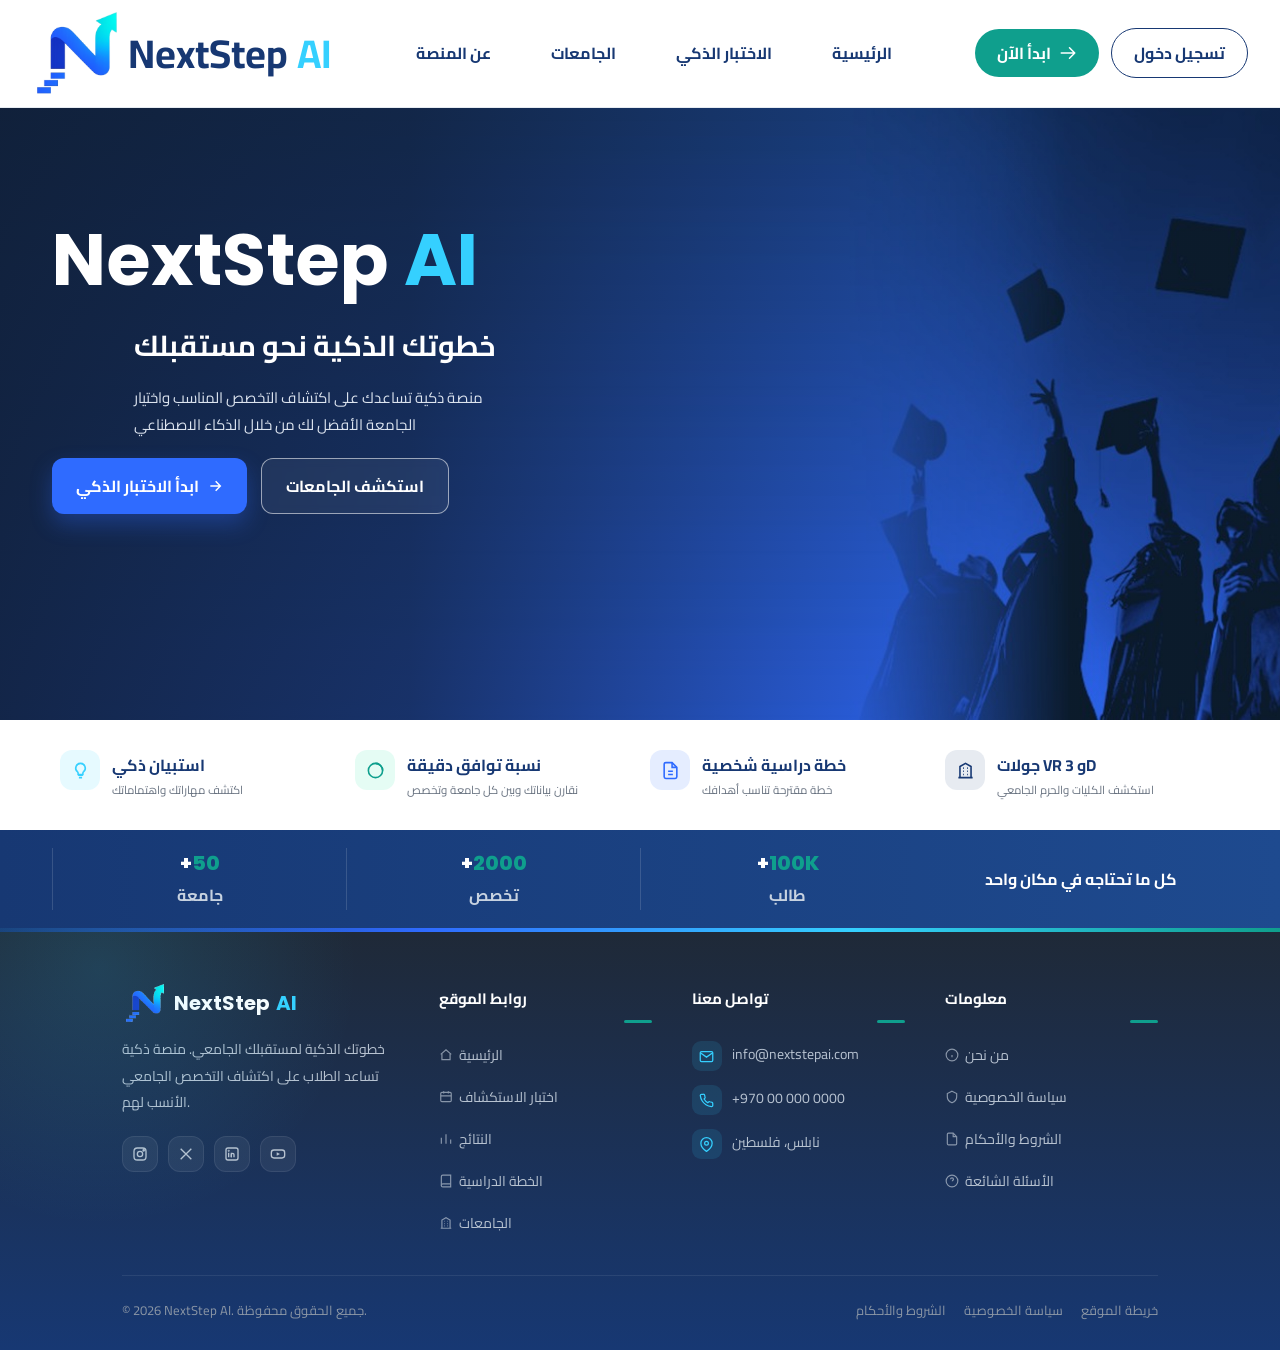
<file: index.html>
<!DOCTYPE html>
<html lang="ar" dir="ltr">
<head>
<meta charset="UTF-8">
<meta name="viewport" content="width=device-width, initial-scale=1.0">
<title>NextStep AI</title>
<link href="https://fonts.googleapis.com/css2?family=Cairo:wght@400;500;600;700;800&family=Poppins:wght@400;500;600;700;800&display=swap" rel="stylesheet">
<link href="css/app.css" rel="stylesheet">
<link href="css/header.css" rel="stylesheet">
<link href="css/home.css" rel="stylesheet">
<link href="css/footer.css" rel="stylesheet">
<link href="../css/universities.css" rel="stylesheet">
<link rel="stylesheet" href="css/settings.css">
<link rel="stylesheet" href="css/home.css">
</head>
<body>

<!-- ======================= HEADER ======================= -->
<header class="site-header">
  <div class="nav-inner">
    <a href="index.html" class="brand-mark">
      <img src="assets/logo.png" alt="NextStep AI" class="brand-logo">
      <div class="brand-text">NextStep <span>AI</span></div>
    </a>

    <nav class="main-nav">
      <ul>
     <li><a href="#footer" >عن المنصة</a></li>
       <li><a href="fronted/universities.html">الجامعات</a></li>
   <li><a href="fronted/quiz.html">الاختبار الذكي</a></li>
     <li><a href="index.html">الرئيسية</a></li>
      </ul>
    </nav>

    

    <div class="nav-actions">
     <a href="fronted/login.html">
     <button class="start-btn">
    ابدأ الآن
    <svg viewBox="0 0 24 24" fill="none" stroke="white" stroke-width="2">
      <path d="M14 5l7 7-7 7M21 12H3" stroke-linecap="round" stroke-linejoin="round"/>
    </svg>
  </button>
 </a>
      <a href="fronted/login.html" class="btn-signin">تسجيل دخول</a>
    </div>
  </div>

  
</header>

<!-- ======================= HERO ======================= -->
<section class="hero">
  <div class="hero-bg">
  <img src="assets/hero-bg-1400x700.jpg" alt="" style="width:100%;height:100%;object-fit:cover;">
      <defs>
        <linearGradient id="sky" x1="0" y1="0" x2="1" y2="1">
          <stop offset="0%" stop-color="#2F6BFF"/>
          <stop offset="100%" stop-color="#173B73"/>
        </linearGradient>
      </defs>
      <rect width="1400" height="700" fill="url(#sky)"/>
      <rect x="60" y="320" width="140" height="270" fill="#1F2937" opacity="0.5"/>
      <rect x="220" y="260" width="110" height="330" fill="#1F2937" opacity="0.4"/>
      <rect x="980" y="290" width="150" height="300" fill="#1F2937" opacity="0.45"/>
      <rect x="1150" y="340" width="90" height="250" fill="#1F2937" opacity="0.35"/>
      <rect x="1260" y="300" width="110" height="290" fill="#1F2937" opacity="0.4"/>
      <g fill="#48E6B0" opacity="0.3">
        <rect x="80" y="345" width="14" height="16"/><rect x="105" y="345" width="14" height="16"/><rect x="130" y="345" width="14" height="16"/>
        <rect x="80" y="385" width="14" height="16"/><rect x="105" y="385" width="14" height="16"/><rect x="130" y="385" width="14" height="16"/>
        <rect x="1010" y="320" width="14" height="16"/><rect x="1035" y="320" width="14" height="16"/><rect x="1060" y="320" width="14" height="16"/>
        <rect x="1010" y="360" width="14" height="16"/><rect x="1035" y="360" width="14" height="16"/><rect x="1060" y="360" width="14" height="16"/>
      </g>
      <rect x="0" y="590" width="1400" height="110" fill="#0F2547"/>
      <path d="M0 590 L1400 590 L1400 615 Q700 645 0 615 Z" fill="#122E5D"/>
      <path d="M560 700 L640 590 L760 590 L840 700 Z" fill="#173B73" opacity="0.55"/>
      <g transform="translate(980,400)">
        <ellipse cx="30" cy="18" rx="19" ry="21" fill="#0B1B2C"/>
        <path d="M6 44 Q4 32 30 32 Q56 32 54 44 L61 145 Q61 162 50 165 L11 165 Q0 162 0 145 Z" fill="#16324F"/>
        <rect x="15" y="62" width="30" height="50" rx="9" fill="#0B1B2C"/>
        <path d="M0 145 Q-2 168 9 184 L18 165 Z" fill="#0B1B2C"/>
        <path d="M61 145 Q63 168 52 184 L43 165 Z" fill="#0B1B2C"/>
        <rect x="19" y="168" width="13" height="68" fill="#16324F"/>
        <rect x="36" y="168" width="13" height="68" fill="#122A45"/>
      </g>
      <circle cx="1250" cy="150" r="130" fill="#48E6B0" opacity="0.08"/>
    </svg>
  </div>

  <div class="hero-inner">
    <div class="hero-copy">
      <h1>NextStep <span>AI</span></h1>
      <h2>خطوتك الذكية نحو مستقبلك</h2>
      <p class="lead">منصة ذكية تساعدك على اكتشاف التخصص المناسب 
        <span>واختيار الجامعة الأفضل  لك من خلال الذكاء الاصطناعي</span>
      </p>
      <div class="hero-actions">
        <a href="fronted/student-signup.html" class="btn-primary">
          ابدأ الاختبار الذكي
          <svg viewBox="0 0 24 24" fill="none" stroke="currentColor" stroke-width="2.2"><path d="M5 12h14M13 5l7 7-7 7"/></svg>
        </a>
        <a href="fronted/universities.html" class="btn-outline">استكشف الجامعات</a>
      </div>
    </div>
  </div>
</section>

<!-- ======================= FEATURES ROW ======================= -->
<section class="features-section">
  <div class="features-row">
    <div class="feature-item">
      <div class="icon-wrap">
        <svg viewBox="0 0 24 24" fill="none" stroke="currentColor" stroke-width="2"><path d="M9 18h6M10 21h4M12 3a6 6 0 0 0-4 10.5c.6.5 1 1.3 1 2.1V17h6v-1.4c0-.8.4-1.6 1-2.1A6 6 0 0 0 12 3z"/></svg>
      </div>
      <div>
        <h3>استبيان ذكي</h3>
        <p>اكتشف مهاراتك واهتماماتك</p>
      </div>
    </div>
    <div class="feature-item">
      <div class="icon-wrap">
        <svg viewBox="0 0 24 24" fill="none" stroke="currentColor" stroke-width="2"><circle cx="12" cy="12" r="9"/><path d="M12 3a9 9 0 0 1 9 9"/></svg>
      </div>
      <div>
        <h3>نسبة توافق دقيقة</h3>
        <p>نقارن بياناتك وبين كل جامعة وتخصص</p>
      </div>
    </div>
    <div class="feature-item">
      <div class="icon-wrap">
        <svg viewBox="0 0 24 24" fill="none" stroke="currentColor" stroke-width="2"><path d="M14 2H6a2 2 0 0 0-2 2v16a2 2 0 0 0 2 2h12a2 2 0 0 0 2-2V8z"/><path d="M14 2v6h6M9 13h6M9 17h6"/></svg>
      </div>
      <div>
        <h3>خطة دراسية شخصية</h3>
        <p>خطة مقترحة تناسب أهدافك</p>
      </div>
    </div>
    <div class="feature-item">
      <div class="icon-wrap">
        <svg viewBox="0 0 24 24" fill="none" stroke="currentColor" stroke-width="2"><path d="M3 21h18M5 21V7l7-4 7 4v14M9 9h1M14 9h1M9 13h1M14 13h1M9 17h1M14 17h1"/></svg>
      </div>
      <div>
        <h3>جولات VR و 3D</h3>
        <p>استكشف الكليات والحرم الجامعي</p>
      </div>
    </div>
  </div>
</section>

<!-- ======================= STATS BAR ======================= -->
<div class="stats-bar">
  <div class="stats-inner">
    <div class="stat">
      <div class="num" >+<span>50</span></div>
      <div class="lbl">جامعة</div>
    </div>
    <div class="stat">
      <div class="num">+<span>2000</span></div>
      <div class="lbl">تخصص</div>
    </div>
    <div class="stat">
      <div class="num">+<span>100K</span></div>
      <div class="lbl">طالب</div>
    </div>
    <div class="stat tagline">كل ما تحتاجه في مكان واحد</div>
  </div>
</div>

<!-- ======================= FOOTER ======================= -->
<footer class="site-footer">
  <div class="footer-inner">
    <div class="footer-top">

      <!-- Brand -->
      <div class="footer-col footer-brand">
        <div class="brand-mark">
          <img src="assets/logo.png" alt="NextStep AI" class="brand-logo">
          <div class="brand-text">NextStep <span>AI</span></div>
        </div>
        <p class="tagline">خطوتك الذكية لمستقبلك الجامعي. منصة ذكية تساعد الطلاب على اكتشاف التخصص الجامعي الأنسب لهم.</p>
        <div class="social-row">
          <a href="#" aria-label="Instagram">
            <svg viewBox="0 0 24 24" fill="none" stroke="currentColor" stroke-width="2"><rect x="3" y="3" width="18" height="18" rx="5"/><circle cx="12" cy="12" r="4"/><circle cx="17.5" cy="6.5" r="1"/></svg>
          </a>
          <a href="#" aria-label="Twitter/X">
            <svg viewBox="0 0 24 24" fill="none" stroke="currentColor" stroke-width="2"><path d="M4 4l16 16M20 4L4 20"/></svg>
          </a>
          <a href="#" aria-label="LinkedIn">
            <svg viewBox="0 0 24 24" fill="none" stroke="currentColor" stroke-width="2"><rect x="3" y="3" width="18" height="18" rx="3"/><line x1="7" y1="10" x2="7" y2="17"/><circle cx="7" cy="7" r="0.5" fill="currentColor"/><path d="M11 17v-4a2 2 0 0 1 4 0v4"/><line x1="11" y1="10" x2="11" y2="17"/></svg>
          </a>
          <a href="#" aria-label="YouTube">
            <svg viewBox="0 0 24 24" fill="none" stroke="currentColor" stroke-width="2"><rect x="2" y="6" width="20" height="12" rx="4"/><path d="M10 9.5l5 2.5-5 2.5z" fill="currentColor" stroke="none"/></svg>
          </a>
        </div>
      </div>

      <!-- Site pages -->
      <div class="footer-col">
        <h4>روابط الموقع</h4>
        <ul>
          <li><a href="index.html"><svg viewBox="0 0 24 24" fill="none" stroke="currentColor" stroke-width="2"><path d="M3 11l9-8 9 8"/><path d="M5 10v10h14V10"/></svg>الرئيسية</a></li>
          <li><a href="fronted/quiz.html"><svg viewBox="0 0 24 24" fill="none" stroke="currentColor" stroke-width="2"><rect x="3" y="4" width="18" height="16" rx="2"/><path d="M8 2v4M16 2v4M3 10h18"/></svg>اختبار الاستكشاف</a></li>
          <li><a href="fronted/results.html"><svg viewBox="0 0 24 24" fill="none" stroke="currentColor" stroke-width="2"><path d="M4 20V10M12 20V4M20 20v-7"/></svg>النتائج</a></li>
          <li><a href="fronted/study-plan.html"><svg viewBox="0 0 24 24" fill="none" stroke="currentColor" stroke-width="2"><path d="M4 19.5A2.5 2.5 0 0 1 6.5 17H20"/><path d="M6.5 2H20v20H6.5A2.5 2.5 0 0 1 4 19.5v-15A2.5 2.5 0 0 1 6.5 2z"/></svg>الخطة الدراسية</a></li>
          <li><a href="fronted/universities.html"><svg viewBox="0 0 24 24" fill="none" stroke="currentColor" stroke-width="2"><path d="M3 21h18M5 21V7l7-4 7 4v14M9 9h1M14 9h1M9 13h1M14 13h1M9 17h1M14 17h1"/></svg>الجامعات</a></li>
        </ul>
      </div>

      <!-- Contact us -->
      <div class="footer-col">
        <h4>تواصل معنا</h4>
        <div class="contact-item">
          <div class="icon-wrap"><svg viewBox="0 0 24 24" fill="none" stroke="currentColor" stroke-width="2"><path d="M4 4h16v16H4z" opacity="0"/><path d="M22 6l-10 7L2 6"/><rect x="2" y="4" width="20" height="16" rx="2"/></svg></div>
          <a href="mailto:info@nextstepai.com">info@nextstepai.com</a>
        </div>
        <div class="contact-item">
          <div class="icon-wrap"><svg viewBox="0 0 24 24" fill="none" stroke="currentColor" stroke-width="2"><path d="M22 16.92v3a2 2 0 0 1-2.18 2 19.79 19.79 0 0 1-8.63-3.07 19.5 19.5 0 0 1-6-6 19.79 19.79 0 0 1-3.07-8.67A2 2 0 0 1 4.11 2h3a2 2 0 0 1 2 1.72c.12.9.33 1.77.62 2.6a2 2 0 0 1-.45 2.11L8.09 9.62a16 16 0 0 0 6 6l1.19-1.19a2 2 0 0 1 2.11-.45c.83.29 1.7.5 2.6.62A2 2 0 0 1 22 16.92z"/></svg></div>
          <a href="tel:+970000000">+970 00 000 0000</a>
        </div>
        <div class="contact-item">
          <div class="icon-wrap"><svg viewBox="0 0 24 24" fill="none" stroke="currentColor" stroke-width="2"><path d="M21 10c0 7-9 13-9 13s-9-6-9-13a9 9 0 0 1 18 0z"/><circle cx="12" cy="10" r="3"/></svg></div>
          <span>نابلس، فلسطين</span>
        </div>
      </div>

      <!-- Information -->
      <div class="footer-col">
        <h4>معلومات</h4>
        <ul>
          <li><a href="#"><svg viewBox="0 0 24 24" fill="none" stroke="currentColor" stroke-width="2"><circle cx="12" cy="12" r="10"/><path d="M12 16v-4M12 8h.01"/></svg>من نحن</a></li>
          <li><a href="#"><svg viewBox="0 0 24 24" fill="none" stroke="currentColor" stroke-width="2"><path d="M12 2l8 4v6c0 5-3.5 8-8 10-4.5-2-8-5-8-10V6l8-4z"/></svg>سياسة الخصوصية</a></li>
          <li><a href="#"><svg viewBox="0 0 24 24" fill="none" stroke="currentColor" stroke-width="2"><path d="M14 2H6a2 2 0 0 0-2 2v16a2 2 0 0 0 2 2h12a2 2 0 0 0 2-2V8z"/><path d="M14 2v6h6"/></svg>الشروط والأحكام</a></li>
          <li><a href="#"><svg viewBox="0 0 24 24" fill="none" stroke="currentColor" stroke-width="2"><circle cx="12" cy="12" r="10"/><path d="M9.5 9a2.5 2.5 0 0 1 5 0c0 1.5-2 2-2 3.5M12 17h.01"/></svg>الأسئلة الشائعة</a></li>
        </ul>
      </div>

    </div>

    <div class="footer-bottom">
      <p>© 2026 NextStep AI. جميع الحقوق محفوظة.</p>
      <div class="legal-links">
        <a href="#">الشروط والأحكام</a>
        <a href="#">سياسة الخصوصية</a>
        <a href="#">خريطة الموقع</a>
      </div>
    </div>
  </div>
</footer>




</body>
</html>
</file>
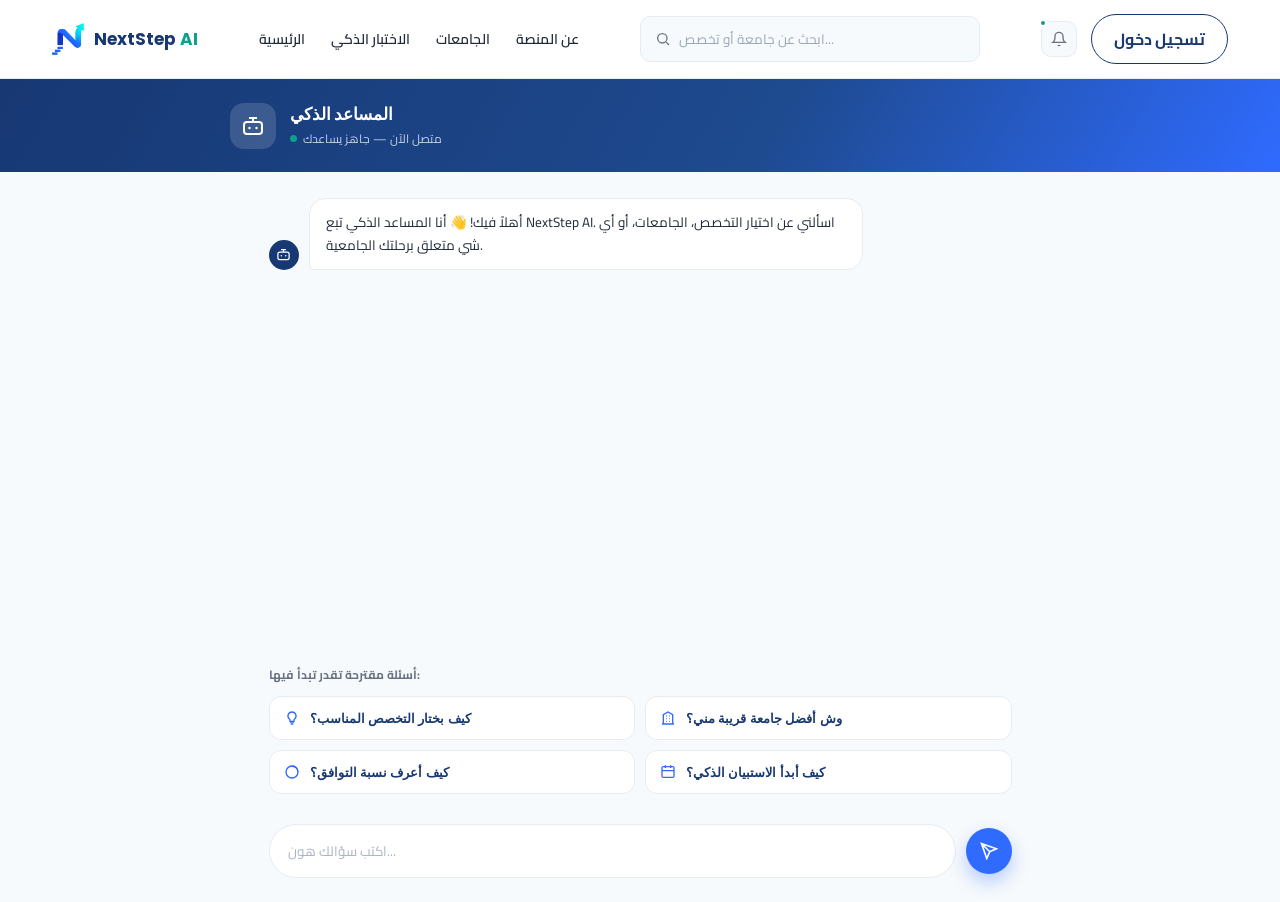
<file: fronted/chatbot.html>
<!DOCTYPE html>
<html lang="ar" dir="ltr">
<head>
<meta charset="UTF-8">
<meta name="viewport" content="width=device-width, initial-scale=1.0">
<title>المساعد الذكي — NextStep AI</title>
<link rel="preconnect" href="https://fonts.googleapis.com">
<link href="https://fonts.googleapis.com/css2?family=Cairo:wght@400;500;600;700;800&family=Poppins:wght@400;500;600;700;800&display=swap" rel="stylesheet">
<link href="../css/app.css" rel="stylesheet">
<link href="../css/header.css" rel="stylesheet">
<link href="../css/chatbot.css" rel="stylesheet">
</head>
<body>

<!-- ======================= HEADER ======================= -->
<header class="site-header">
  <div class="nav-inner">
    <a href="../index.html" class="brand-mark">
      <img src="../assets/logo.png" alt="NextStep AI" class="brand-logo">
      <div class="brand-text">NextStep <span>AI</span></div>
    </a>

    <nav class="main-nav">
      <ul>
        <li><a href="../index.html">الرئيسية</a></li>
        <li><a href="quiz.html">الاختبار الذكي</a></li>
        <li><a href="universities.html">الجامعات</a></li>
        <li><a href="#">عن المنصة</a></li>
      </ul>
    </nav>

    <div class="search-box">
      <svg viewBox="0 0 24 24" fill="none" stroke="currentColor" stroke-width="2"><circle cx="11" cy="11" r="7"/><path d="M21 21l-4.3-4.3"/></svg>
      <input type="text" placeholder="ابحث عن جامعة أو تخصص...">
    </div>

    <div class="nav-actions">
      <div class="icon-btn">
        <svg viewBox="0 0 24 24" fill="none" stroke="currentColor" stroke-width="2"><path d="M18 8a6 6 0 0 0-12 0c0 7-3 9-3 9h18s-3-2-3-9"/><path d="M13.73 21a2 2 0 0 1-3.46 0"/></svg>
        <span class="dot"></span>
      </div>
      <a href="login.html" class="btn-signin">تسجيل دخول</a>
    </div>
  </div>
</header>

<!-- ======================= CHAT TOP BAR ======================= -->
<div class="chat-topbar">
  <div class="chat-topbar-inner">
    <div class="chat-bot-avatar">
      <svg viewBox="0 0 24 24" fill="none" stroke="currentColor" stroke-width="2"><rect x="3" y="8" width="18" height="12" rx="3"/><path d="M12 8V4M8 4h8"/><circle cx="8.5" cy="14" r="1.2" fill="currentColor" stroke="none"/><circle cx="15.5" cy="14" r="1.2" fill="currentColor" stroke="none"/></svg>
    </div>
    <div>
      <h1>المساعد الذكي</h1>
      <p><span class="status-dot"></span> متصل الآن — جاهز يساعدك</p>
    </div>
  </div>
</div>

<!-- ======================= CHAT AREA ======================= -->
<div class="chat-wrap">

  <div class="chat-messages" id="chatMessages">
    <div class="msg-row bot">
      <div class="msg-avatar">
        <svg viewBox="0 0 24 24" fill="none" stroke="currentColor" stroke-width="2"><rect x="3" y="8" width="18" height="12" rx="3"/><path d="M12 8V4M8 4h8"/><circle cx="8.5" cy="14" r="1.2" fill="currentColor" stroke="none"/><circle cx="15.5" cy="14" r="1.2" fill="currentColor" stroke="none"/></svg>
      </div>
      <div class="msg-bubble">أهلاً فيك! 👋 أنا المساعد الذكي تبع NextStep AI. اسألني عن اختيار التخصص، الجامعات، أو أي شي متعلق برحلتك الجامعية.</div>
    </div>
  </div>

  <div class="suggestions-wrap" id="suggestionsWrap">
    <div class="suggestions-title">أسئلة مقترحة تقدر تبدأ فيها:</div>
    <div class="suggestions-grid">
      <button class="suggestion-chip" data-q="كيف بختار التخصص المناسب؟">
        <svg viewBox="0 0 24 24" fill="none" stroke="currentColor" stroke-width="2"><path d="M9 18h6M10 21h4M12 3a6 6 0 0 0-4 10.5c.6.5 1 1.3 1 2.1V17h6v-1.4c0-.8.4-1.6 1-2.1A6 6 0 0 0 12 3z"/></svg>
        كيف بختار التخصص المناسب؟
      </button>
      <button class="suggestion-chip" data-q="وش أفضل جامعة قريبة مني؟">
        <svg viewBox="0 0 24 24" fill="none" stroke="currentColor" stroke-width="2"><path d="M3 21h18M5 21V7l7-4 7 4v14M9 9h1M14 9h1M9 13h1M14 13h1M9 17h1M14 17h1"/></svg>
        وش أفضل جامعة قريبة مني؟
      </button>
      <button class="suggestion-chip" data-q="كيف أعرف نسبة توافقي مع تخصص معين؟">
        <svg viewBox="0 0 24 24" fill="none" stroke="currentColor" stroke-width="2"><circle cx="12" cy="12" r="9"/><path d="M12 3a9 9 0 0 1 9 9"/></svg>
        كيف أعرف نسبة التوافق؟
      </button>
      <button class="suggestion-chip" data-q="كيف أبدأ الاستبيان الذكي؟">
        <svg viewBox="0 0 24 24" fill="none" stroke="currentColor" stroke-width="2"><rect x="3" y="4" width="18" height="16" rx="2"/><path d="M8 2v4M16 2v4M3 10h18"/></svg>
        كيف أبدأ الاستبيان الذكي؟
      </button>
    </div>
  </div>

  <div class="chat-input-bar">
    <input type="text" id="chatInput" placeholder="اكتب سؤالك هون...">
    <button class="chat-send-btn" id="sendBtn" type="button">
      <svg viewBox="0 0 24 24" fill="none" stroke="currentColor" stroke-width="2.2"><path d="M22 2L11 13M22 2l-7 20-4-9-9-4 20-7z"/></svg>
    </button>
  </div>

</div>

<script>
const chatMessages = document.getElementById('chatMessages');
const chatInput = document.getElementById('chatInput');
const sendBtn = document.getElementById('sendBtn');
const suggestionsWrap = document.getElementById('suggestionsWrap');

const botIconSvg = `<svg viewBox="0 0 24 24" fill="none" stroke="currentColor" stroke-width="2"><rect x="3" y="8" width="18" height="12" rx="3"/><path d="M12 8V4M8 4h8"/><circle cx="8.5" cy="14" r="1.2" fill="currentColor" stroke="none"/><circle cx="15.5" cy="14" r="1.2" fill="currentColor" stroke="none"/></svg>`;

function addUserMessage(text){
  const row = document.createElement('div');
  row.className = 'msg-row user';
  row.innerHTML = `
    <div class="msg-avatar">أنا</div>
    <div class="msg-bubble"></div>
  `;
  row.querySelector('.msg-bubble').textContent = text;
  chatMessages.appendChild(row);
  scrollToBottom();
}

function addBotMessage(text){
  const row = document.createElement('div');
  row.className = 'msg-row bot';
  row.innerHTML = `
    <div class="msg-avatar">${botIconSvg}</div>
    <div class="msg-bubble"></div>
  `;
  row.querySelector('.msg-bubble').textContent = text;
  chatMessages.appendChild(row);
  scrollToBottom();
}

function showTyping(){
  const row = document.createElement('div');
  row.className = 'msg-row bot';
  row.id = 'typingRow';
  row.innerHTML = `
    <div class="msg-avatar">${botIconSvg}</div>
    <div class="msg-bubble typing-bubble">
      <span class="typing-dot"></span><span class="typing-dot"></span><span class="typing-dot"></span>
    </div>
  `;
  chatMessages.appendChild(row);
  scrollToBottom();
}

function removeTyping(){
  const row = document.getElementById('typingRow');
  if (row) row.remove();
}

function scrollToBottom(){
  chatMessages.scrollTop = chatMessages.scrollHeight;
}

/* ردود مبنية على كلمات مفتاحية بسيطة — لاحقاً هتنستبدل بربط حقيقي مع محرك ذكاء اصطناعي عبر API */
function getBotReply(message){
  const msg = message.toLowerCase();

  if (msg.includes('تخصص')){
    return 'اختيار التخصص بيعتمد على ميولك ومهاراتك ومعدلك. أفضل طريقة إنك تبدئي الاستبيان الذكي عندنا، وبطلعلك أقرب التخصصات المناسبة لشخصيتك بدقة.';
  }
  if (msg.includes('جامع')){
    return 'عندنا دليل شامل لأكثر من 50 جامعة تقدري تفلتري فيه حسب المدينة والقطاع (حكومية/خاصة). زوري صفحة "الجامعات" من القائمة فوق.';
  }
  if (msg.includes('توافق') || msg.includes('نسبة')){
    return 'نسبة التوافق بتحسب من إجاباتك بالاستبيان الذكي (ميولك، مهاراتك، معدلك) مقارنة ببيانات كل تخصص وجامعة. بتلاقيها واضحة بصفحة "النتائج" بعد ما تخلصي الاستبيان.';
  }
  if (msg.includes('استبيان') || msg.includes('اختبار')){
    return 'تقدري تبدئي الاستبيان الذكي مباشرة من الصفحة الرئيسية، زر "ابدأ الاختبار الذكي" — بياخد منك بس كم دقيقة!';
  }
  if (msg.includes('معدل')){
    return 'المعدل من أهم العوامل يلي بتأثر على نسبة توافقك مع التخصصات. تقدري تدخليه بحسابك من صفحة "إنشاء الحساب" أو الملف الشخصي.';
  }
  if (msg.includes('مرحبا') || msg.includes('اهلا') || msg.includes('هاي')){
    return 'أهلاً فيك! كيف أقدر أساعدك اليوم؟ 😊';
  }
  if (msg.includes('شكر')){
    return 'العفو! 🌟 إذا في أي سؤال تاني أنا هون.';
  }

  return 'شكراً لسؤالك! هالميزة (الرد الذكي الكامل) لسا قيد التطوير وبتنربط قريباً بمحرك ذكاء اصطناعي حقيقي. بالوقت الحالي جربي تسألي عن: التخصص، الجامعات، نسبة التوافق، أو الاستبيان الذكي.';
}

function handleSend(){
  const text = chatInput.value.trim();
  if (!text) return;

  suggestionsWrap.style.display = 'none';
  addUserMessage(text);
  chatInput.value = '';
  sendBtn.disabled = true;

  showTyping();
  setTimeout(() => {
    removeTyping();
    addBotMessage(getBotReply(text));
    sendBtn.disabled = false;
  }, 800 + Math.random() * 500);
}

sendBtn.addEventListener('click', handleSend);
chatInput.addEventListener('keydown', (e) => {
  if (e.key === 'Enter') handleSend();
});

document.querySelectorAll('.suggestion-chip').forEach(chip => {
  chip.addEventListener('click', () => {
    chatInput.value = chip.dataset.q;
    handleSend();
  });
});
</script>
</body>
</html>
</file>
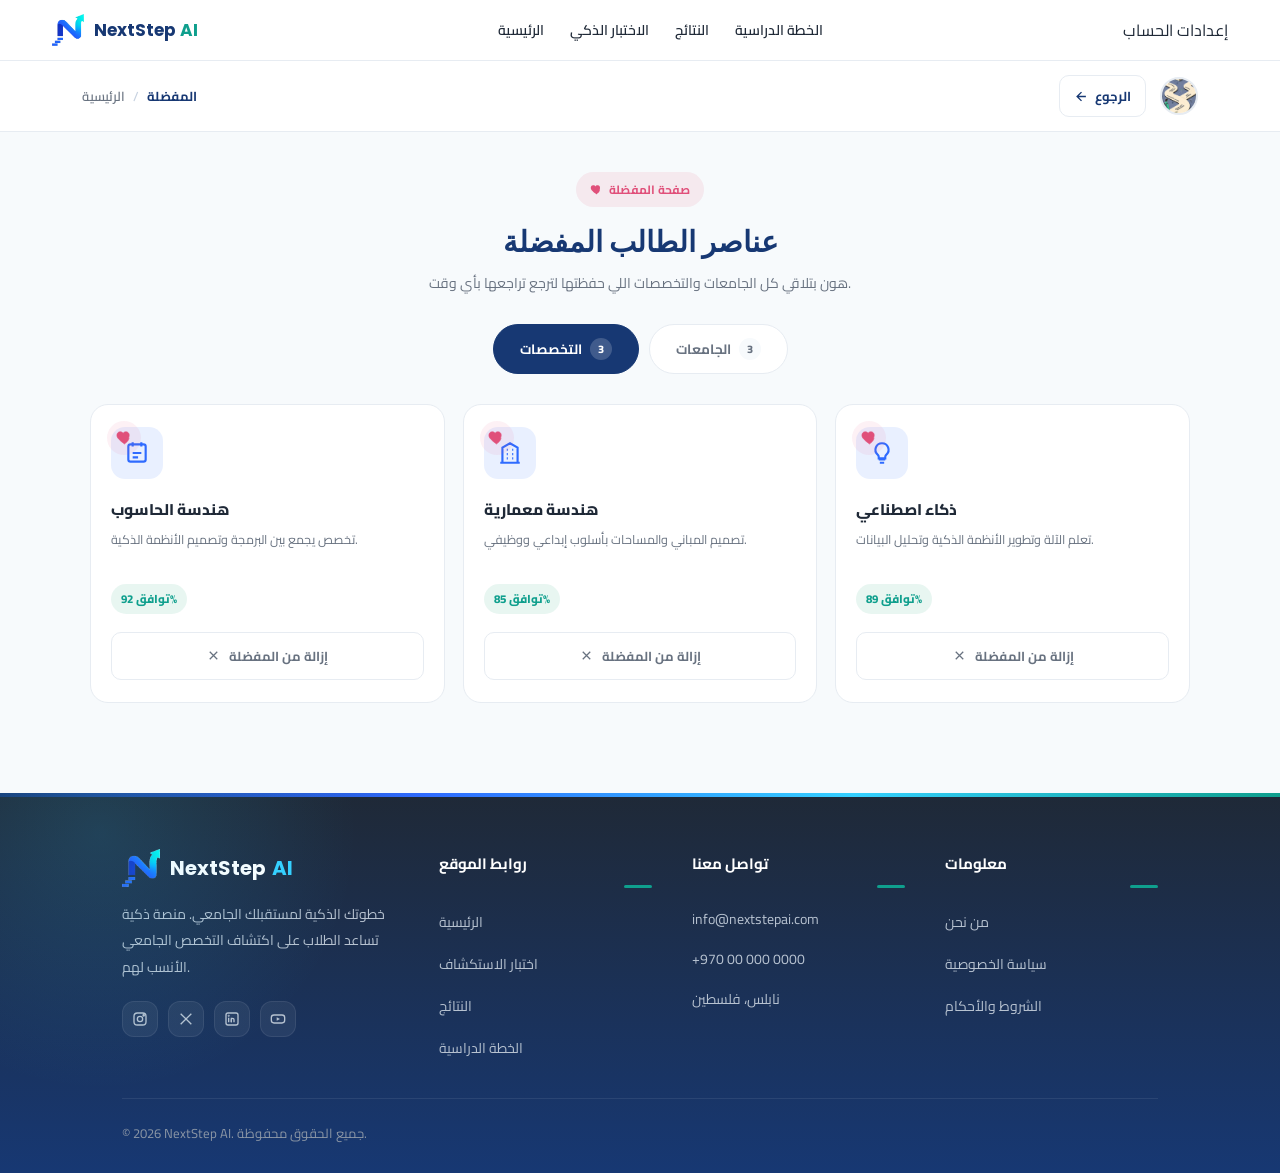
<file: fronted/favorites.html>
<!DOCTYPE html>
<html lang="ar" dir="ltr">
<head>
<meta charset="UTF-8">
<meta name="viewport" content="width=device-width, initial-scale=1.0">
<title>المفضلة — NextStep AI</title>
<link rel="preconnect" href="https://fonts.googleapis.com">
<link href="https://fonts.googleapis.com/css2?family=Cairo:wght@400;500;600;700;800&family=Poppins:wght@400;500;600;700;800&display=swap" rel="stylesheet">
<link href="../css/app.css" rel="stylesheet">
<link href="../css/favorites.css" rel="stylesheet">
<link href="../css/footer.css" rel="stylesheet">
</head>
<body>

<!-- ======================= HEADER ======================= -->
<header class="site-header">
  <div class="nav-inner">
    <a href="../index.html" class="brand-mark">
      <img src="../assets/logo.png" alt="NextStep AI" class="brand-logo">
      <div class="brand-text">NextStep <span>AI</span></div>
    </a>
    <nav class="main-nav">
      <ul>
        <li><a href="../index.html">الرئيسية</a></li>
        <li><a href="quiz.html">الاختبار الذكي</a></li>
        <li><a href="results.html">النتائج</a></li>
        <li><a href="study-plan.html">الخطة الدراسية</a></li>
      </ul>
    </nav>
    <div class="nav-actions">
      <a href="student-settings.html" class="btn-ghost">إعدادات الحساب</a>
    </div>
  </div>
</header>

<!-- ======================= SUB HEADER: breadcrumb + back + avatar ======================= -->
<div class="page-subbar">
  <div class="page-subbar-inner">
    <div class="crumb">
      <a href="../index.html">الرئيسية</a>
      <span class="sep">/</span>
      <span class="current">المفضلة</span>
    </div>
    <div class="subbar-right">
      <a href="../index.html" class="btn-back">
        <svg viewBox="0 0 24 24" fill="none" stroke="currentColor" stroke-width="2.2"><path d="M19 12H5M12 19l-7-7 7-7"/></svg>
        الرجوع
      </a>
      <img src="../assets/5.jpg" alt="صورة الطالب" class="user-avatar">
    </div>
  </div>
</div>

<!-- ======================= FAVORITES ======================= -->
<div class="fav-wrap">
  <div class="fav-inner">

    <div class="fav-head">
      <div class="fav-eyebrow">
        <svg viewBox="0 0 24 24"><path d="M12 21s-7.5-4.9-10-9.3C.4 8 2.1 4 6 4c2 0 3.6 1 4 2.5C10.4 5 12 4 14 4c3.9 0 5.6 4 4 7.7C19.5 16.1 12 21 12 21z"/></svg>
        صفحة المفضلة
      </div>
      <h1>عناصر الطالب المفضلة</h1>
      <p>هون بتلاقي كل الجامعات والتخصصات اللي حفظتها لترجع تراجعها بأي وقت.</p>
    </div>

    <!-- Tabs -->
    <div class="fav-tabs">
      <button class="fav-tab active" data-tab="majors">
        التخصصات <span class="count" id="majorsCount">3</span>
      </button>
      <button class="fav-tab" data-tab="unis">
        الجامعات <span class="count" id="unisCount">3</span>
      </button>
    </div>

    <!-- Majors grid -->
    <div class="fav-grid" id="majorsGrid">
      <div class="fav-card major">
        <button class="fav-heart" aria-label="إزالة من المفضلة">
          <svg viewBox="0 0 24 24"><path d="M12 21s-7.5-4.9-10-9.3C.4 8 2.1 4 6 4c2 0 3.6 1 4 2.5C10.4 5 12 4 14 4c3.9 0 5.6 4 4 7.7C19.5 16.1 12 21 12 21z"/></svg>
        </button>
        <div class="fav-icon">
          <svg viewBox="0 0 24 24" fill="none" stroke="currentColor" stroke-width="2"><rect x="4" y="4" width="16" height="16" rx="2"/><path d="M8 2v4M16 2v4M8 12h8M8 16h5"/></svg>
        </div>
        <h3>هندسة الحاسوب</h3>
        <p>تخصص يجمع بين البرمجة وتصميم الأنظمة الذكية.</p>
        <div class="fav-meta"><span class="fav-match">توافق 92%</span></div>
        <button class="btn-unfav">
          <svg viewBox="0 0 24 24" fill="none" stroke="currentColor" stroke-width="2"><path d="M6 6l12 12M18 6L6 18"/></svg>
          إزالة من المفضلة
        </button>
      </div>

      <div class="fav-card major">
        <button class="fav-heart" aria-label="إزالة من المفضلة">
          <svg viewBox="0 0 24 24"><path d="M12 21s-7.5-4.9-10-9.3C.4 8 2.1 4 6 4c2 0 3.6 1 4 2.5C10.4 5 12 4 14 4c3.9 0 5.6 4 4 7.7C19.5 16.1 12 21 12 21z"/></svg>
        </button>
        <div class="fav-icon">
          <svg viewBox="0 0 24 24" fill="none" stroke="currentColor" stroke-width="2"><path d="M3 21h18M5 21V7l7-4 7 4v14M9 9h1M14 9h1M9 13h1M14 13h1M9 17h1M14 17h1"/></svg>
        </div>
        <h3>هندسة معمارية</h3>
        <p>تصميم المباني والمساحات بأسلوب إبداعي ووظيفي.</p>
        <div class="fav-meta"><span class="fav-match">توافق 85%</span></div>
        <button class="btn-unfav">
          <svg viewBox="0 0 24 24" fill="none" stroke="currentColor" stroke-width="2"><path d="M6 6l12 12M18 6L6 18"/></svg>
          إزالة من المفضلة
        </button>
      </div>

      <div class="fav-card major">
        <button class="fav-heart" aria-label="إزالة من المفضلة">
          <svg viewBox="0 0 24 24"><path d="M12 21s-7.5-4.9-10-9.3C.4 8 2.1 4 6 4c2 0 3.6 1 4 2.5C10.4 5 12 4 14 4c3.9 0 5.6 4 4 7.7C19.5 16.1 12 21 12 21z"/></svg>
        </button>
        <div class="fav-icon">
          <svg viewBox="0 0 24 24" fill="none" stroke="currentColor" stroke-width="2"><path d="M9 18h6M10 21h4M12 3a6 6 0 0 0-4 10.5c.6.5 1 1.3 1 2.1V17h6v-1.4c0-.8.4-1.6 1-2.1A6 6 0 0 0 12 3z"/></svg>
        </div>
        <h3>ذكاء اصطناعي</h3>
        <p>تعلم الآلة وتطوير الأنظمة الذكية وتحليل البيانات.</p>
        <div class="fav-meta"><span class="fav-match">توافق 89%</span></div>
        <button class="btn-unfav">
          <svg viewBox="0 0 24 24" fill="none" stroke="currentColor" stroke-width="2"><path d="M6 6l12 12M18 6L6 18"/></svg>
          إزالة من المفضلة
        </button>
      </div>
    </div>

    <!-- Universities grid -->
    <div class="fav-grid" id="unisGrid" style="display:none;">
      <div class="fav-card uni">
        <button class="fav-heart" aria-label="إزالة من المفضلة">
          <svg viewBox="0 0 24 24"><path d="M12 21s-7.5-4.9-10-9.3C.4 8 2.1 4 6 4c2 0 3.6 1 4 2.5C10.4 5 12 4 14 4c3.9 0 5.6 4 4 7.7C19.5 16.1 12 21 12 21z"/></svg>
        </button>
        <div class="fav-icon">
          <svg viewBox="0 0 24 24" fill="none" stroke="currentColor" stroke-width="2"><path d="M22 10v6M2 10l10-5 10 5-10 5-10-5z"/><path d="M6 12v5c0 1.5 2.5 3 6 3s6-1.5 6-3v-5"/></svg>
        </div>
        <h3>جامعة النجاح الوطنية</h3>
        <p>نابلس — من أكبر الجامعات الفلسطينية وأكثرها تنوعًا بالتخصصات.</p>
        <div class="fav-meta"><span class="fav-match">توافق 94%</span></div>
        <button class="btn-unfav">
          <svg viewBox="0 0 24 24" fill="none" stroke="currentColor" stroke-width="2"><path d="M6 6l12 12M18 6L6 18"/></svg>
          إزالة من المفضلة
        </button>
      </div>

      <div class="fav-card uni">
        <button class="fav-heart" aria-label="إزالة من المفضلة">
          <svg viewBox="0 0 24 24"><path d="M12 21s-7.5-4.9-10-9.3C.4 8 2.1 4 6 4c2 0 3.6 1 4 2.5C10.4 5 12 4 14 4c3.9 0 5.6 4 4 7.7C19.5 16.1 12 21 12 21z"/></svg>
        </button>
        <div class="fav-icon">
          <svg viewBox="0 0 24 24" fill="none" stroke="currentColor" stroke-width="2"><path d="M22 10v6M2 10l10-5 10 5-10 5-10-5z"/><path d="M6 12v5c0 1.5 2.5 3 6 3s6-1.5 6-3v-5"/></svg>
        </div>
        <h3>جامعة بيرزيت</h3>
        <p>رام الله — سمعة أكاديمية قوية وبرامج بحثية متقدمة.</p>
        <div class="fav-meta"><span class="fav-match">توافق 88%</span></div>
        <button class="btn-unfav">
          <svg viewBox="0 0 24 24" fill="none" stroke="currentColor" stroke-width="2"><path d="M6 6l12 12M18 6L6 18"/></svg>
          إزالة من المفضلة
        </button>
      </div>

      <div class="fav-card uni">
        <button class="fav-heart" aria-label="إزالة من المفضلة">
          <svg viewBox="0 0 24 24"><path d="M12 21s-7.5-4.9-10-9.3C.4 8 2.1 4 6 4c2 0 3.6 1 4 2.5C10.4 5 12 4 14 4c3.9 0 5.6 4 4 7.7C19.5 16.1 12 21 12 21z"/></svg>
        </button>
        <div class="fav-icon">
          <svg viewBox="0 0 24 24" fill="none" stroke="currentColor" stroke-width="2"><path d="M22 10v6M2 10l10-5 10 5-10 5-10-5z"/><path d="M6 12v5c0 1.5 2.5 3 6 3s6-1.5 6-3v-5"/></svg>
        </div>
        <h3>جامعة الخليل</h3>
        <p>الخليل — رسوم دراسية مناسبة وقرب من مناطق الجنوب.</p>
        <div class="fav-meta"><span class="fav-match">توافق 79%</span></div>
        <button class="btn-unfav">
          <svg viewBox="0 0 24 24" fill="none" stroke="currentColor" stroke-width="2"><path d="M6 6l12 12M18 6L6 18"/></svg>
          إزالة من المفضلة
        </button>
      </div>
    </div>

    <!-- Empty states -->
    <div class="fav-empty" id="majorsEmpty">
      <div class="empty-icon">
        <svg viewBox="0 0 24 24" fill="none" stroke="currentColor" stroke-width="2"><path d="M12 21s-7.5-4.9-10-9.3C.4 8 2.1 4 6 4c2 0 3.6 1 4 2.5C10.4 5 12 4 14 4c3.9 0 5.6 4 4 7.7C19.5 16.1 12 21 12 21z"/></svg>
      </div>
      <h3>ما في تخصصات مفضلة بعد</h3>
      <p>لما تلاقي تخصص يعجبك، اضغط على أيقونة القلب لتضيفه هون.</p>
    </div>
    <div class="fav-empty" id="unisEmpty">
      <div class="empty-icon">
        <svg viewBox="0 0 24 24" fill="none" stroke="currentColor" stroke-width="2"><path d="M22 10v6M2 10l10-5 10 5-10 5-10-5z"/><path d="M6 12v5c0 1.5 2.5 3 6 3s6-1.5 6-3v-5"/></svg>
      </div>
      <h3>ما في جامعات مفضلة بعد</h3>
      <p>لما تلاقي جامعة تعجبك، اضغط على أيقونة القلب لتضيفها هون.</p>
    </div>

  </div>
</div>

<!-- ======================= FOOTER ======================= -->
<footer class="site-footer">
  <div class="footer-inner">
    <div class="footer-top">
      <div class="footer-col footer-brand">
        <div class="brand-mark">
          <img src="../assets/logo.png" alt="NextStep AI" class="brand-logo">
          <div class="brand-text">NextStep <span>AI</span></div>
        </div>
        <p class="tagline">خطوتك الذكية لمستقبلك الجامعي. منصة ذكية تساعد الطلاب على اكتشاف التخصص الجامعي الأنسب لهم.</p>
        <div class="social-row">
          <a href="#" aria-label="Instagram"><svg viewBox="0 0 24 24" fill="none" stroke="currentColor" stroke-width="2"><rect x="3" y="3" width="18" height="18" rx="5"/><circle cx="12" cy="12" r="4"/><circle cx="17.5" cy="6.5" r="1"/></svg></a>
          <a href="#" aria-label="Twitter/X"><svg viewBox="0 0 24 24" fill="none" stroke="currentColor" stroke-width="2"><path d="M4 4l16 16M20 4L4 20"/></svg></a>
          <a href="#" aria-label="LinkedIn"><svg viewBox="0 0 24 24" fill="none" stroke="currentColor" stroke-width="2"><rect x="3" y="3" width="18" height="18" rx="3"/><line x1="7" y1="10" x2="7" y2="17"/><circle cx="7" cy="7" r="0.5" fill="currentColor"/><path d="M11 17v-4a2 2 0 0 1 4 0v4"/><line x1="11" y1="10" x2="11" y2="17"/></svg></a>
          <a href="#" aria-label="YouTube"><svg viewBox="0 0 24 24" fill="none" stroke="currentColor" stroke-width="2"><rect x="2" y="6" width="20" height="12" rx="4"/><path d="M10 9.5l5 2.5-5 2.5z" fill="currentColor" stroke="none"/></svg></a>
        </div>
      </div>
      <div class="footer-col">
        <h4>روابط الموقع</h4>
        <ul>
          <li><a href="../index.html">الرئيسية</a></li>
          <li><a href="quiz.html">اختبار الاستكشاف</a></li>
          <li><a href="results.html">النتائج</a></li>
          <li><a href="study-plan.html">الخطة الدراسية</a></li>
        </ul>
      </div>
      <div class="footer-col">
        <h4>تواصل معنا</h4>
        <div class="contact-item"><a href="mailto:info@nextstepai.com">info@nextstepai.com</a></div>
        <div class="contact-item"><a href="tel:+970000000">+970 00 000 0000</a></div>
        <div class="contact-item"><span>نابلس، فلسطين</span></div>
      </div>
      <div class="footer-col">
        <h4>معلومات</h4>
        <ul>
          <li><a href="#">من نحن</a></li>
          <li><a href="#">سياسة الخصوصية</a></li>
          <li><a href="#">الشروط والأحكام</a></li>
        </ul>
      </div>
    </div>
    <div class="footer-bottom">
      <p>© 2026 NextStep AI. جميع الحقوق محفوظة.</p>
    </div>
  </div>
</footer>

<script>
  // Tabs switching
  const tabs = document.querySelectorAll('.fav-tab');
  const grids = { majors: document.getElementById('majorsGrid'), unis: document.getElementById('unisGrid') };
  const empties = { majors: document.getElementById('majorsEmpty'), unis: document.getElementById('unisEmpty') };

  tabs.forEach(tab => {
    tab.addEventListener('click', () => {
      tabs.forEach(t => t.classList.remove('active'));
      tab.classList.add('active');
      const target = tab.dataset.tab;
      Object.keys(grids).forEach(key => {
        grids[key].style.display = key === target ? 'grid' : 'none';
      });
    });
  });

  // Remove from favorites (heart icon or button)
  function removeCard(card) {
    const grid = card.parentElement;
    const isMajor = grid.id === 'majorsGrid';
    card.classList.add('removing');
    setTimeout(() => {
      card.remove();
      const remaining = grid.querySelectorAll('.fav-card').length;
      const countEl = document.getElementById(isMajor ? 'majorsCount' : 'unisCount');
      if (countEl) countEl.textContent = remaining;
      if (remaining === 0) {
        grid.style.display = 'none';
        document.getElementById(isMajor ? 'majorsEmpty' : 'unisEmpty').classList.add('show');
      }
    }, 220);
  }

  document.querySelectorAll('.fav-heart, .btn-unfav').forEach(btn => {
    btn.addEventListener('click', () => removeCard(btn.closest('.fav-card')));
  });
</script>

</body>
</html>
</file>
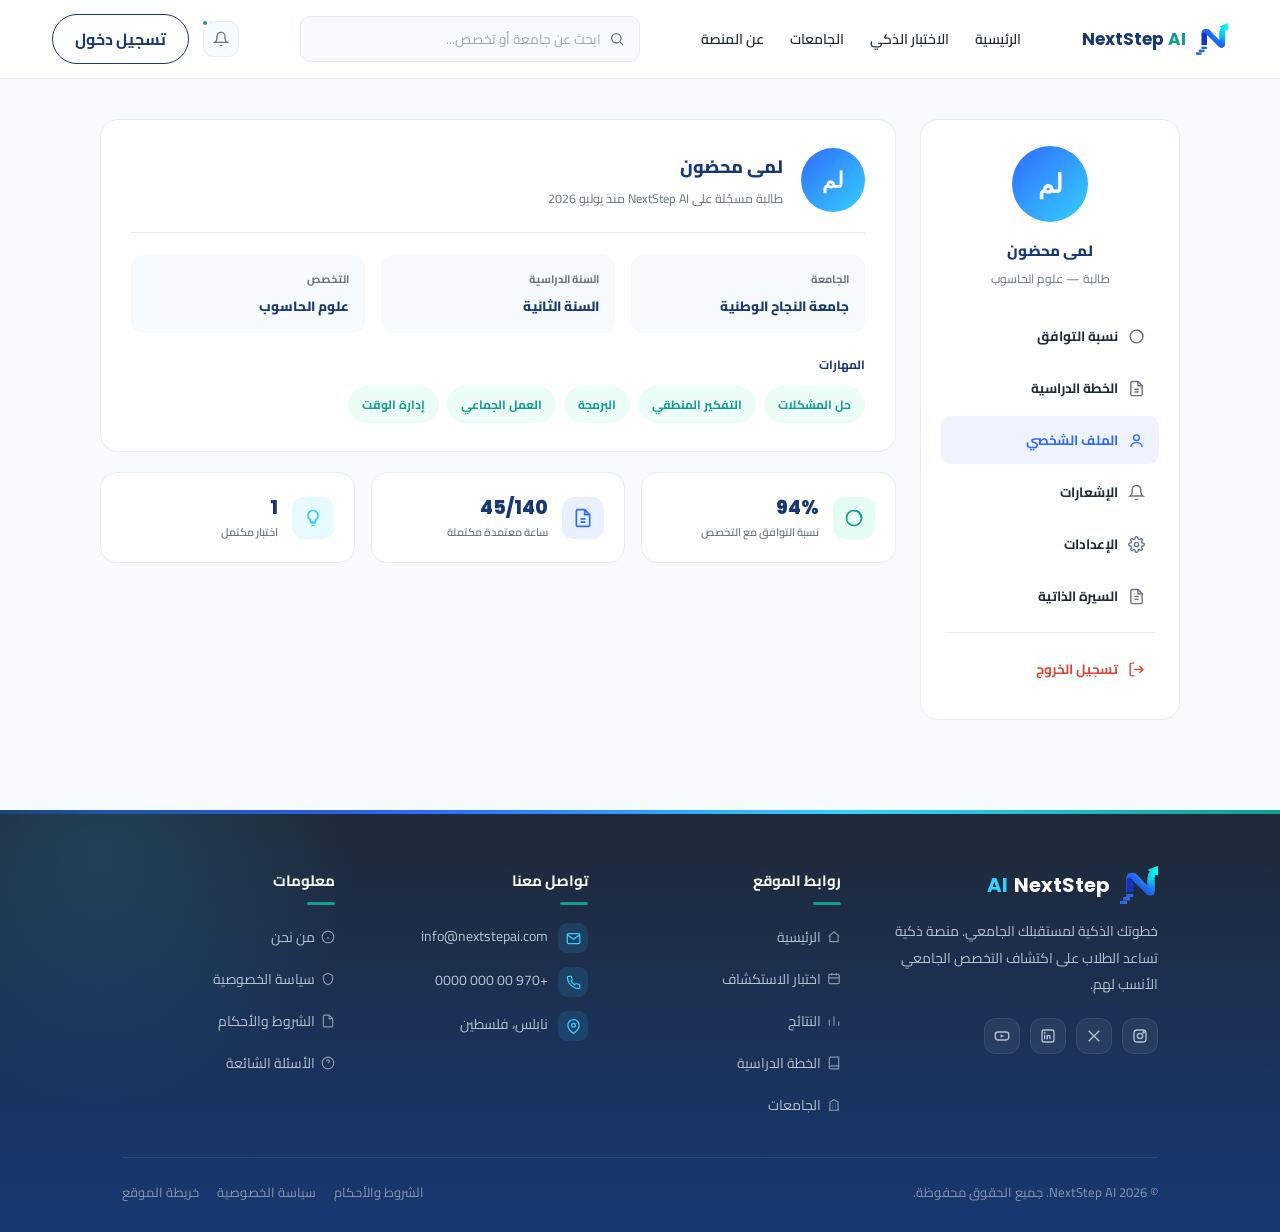
<file: fronted/profile.html>
<!DOCTYPE html>
<html lang="ar" dir="rtl">
<head>
<meta charset="UTF-8">
<meta name="viewport" content="width=device-width, initial-scale=1.0">
<title>الملف الشخصي — NextStep AI</title>
<link rel="preconnect" href="https://fonts.googleapis.com">
<link href="https://fonts.googleapis.com/css2?family=Cairo:wght@400;500;600;700;800&family=Poppins:wght@400;500;600;700;800&display=swap" rel="stylesheet">
<link href="../css/app.css" rel="stylesheet">
<link href="../css/header.css" rel="stylesheet">
<link href="../css/profile.css" rel="stylesheet">
<link href="../css/footer.css" rel="stylesheet">
</head>
<body>

<!-- ======================= HEADER ======================= -->
<header class="site-header">
  <div class="nav-inner">
    <a href="../index.html" class="brand-mark">
      <img src="../assets/logo.png" alt="NextStep AI" class="brand-logo">
      <div class="brand-text">NextStep <span>AI</span></div>
    </a>

    <nav class="main-nav">
      <ul>
        <li><a href="../index.html">الرئيسية</a></li>
        <li><a href="quiz.html">الاختبار الذكي</a></li>
        <li><a href="universities.html">الجامعات</a></li>
        <li><a href="#">عن المنصة</a></li>
      </ul>
    </nav>

    <div class="search-box">
      <svg viewBox="0 0 24 24" fill="none" stroke="currentColor" stroke-width="2"><circle cx="11" cy="11" r="7"/><path d="M21 21l-4.3-4.3"/></svg>
      <input type="text" placeholder="ابحث عن جامعة أو تخصص...">
    </div>

    <div class="nav-actions">
      <div class="icon-btn">
        <svg viewBox="0 0 24 24" fill="none" stroke="currentColor" stroke-width="2"><path d="M18 8a6 6 0 0 0-12 0c0 7-3 9-3 9h18s-3-2-3-9"/><path d="M13.73 21a2 2 0 0 1-3.46 0"/></svg>
        <span class="dot"></span>
      </div>
      <a href="login.html" class="btn-signin">تسجيل دخول</a>
    </div>
  </div>
</header>

<!-- ======================= PROFILE ======================= -->
<div class="profile-wrap">
  <div class="profile-inner">

    <div class="profile-layout">

      <!-- Sidebar -->
      <div class="profile-side">
        <div class="side-avatar">لم</div>
        <div class="side-name">لمى محضون</div>
        <div class="side-role">طالبة — علوم الحاسوب</div>

        <nav class="side-menu">
          <a href="results.html">
            <svg viewBox="0 0 24 24" fill="none" stroke="currentColor" stroke-width="2"><circle cx="12" cy="12" r="9"/><path d="M12 3a9 9 0 0 1 9 9"/></svg>
            نسبة التوافق
          </a>
          <a href="study-plan.html">
            <svg viewBox="0 0 24 24" fill="none" stroke="currentColor" stroke-width="2"><path d="M14 2H6a2 2 0 0 0-2 2v16a2 2 0 0 0 2 2h12a2 2 0 0 0 2-2V8z"/><path d="M14 2v6h6M9 13h6M9 17h6"/></svg>
            الخطة الدراسية
          </a>
          <a href="profile.html" class="active">
            <svg viewBox="0 0 24 24" fill="none" stroke="currentColor" stroke-width="2"><circle cx="12" cy="8" r="4"/><path d="M4 21c0-4 4-6 8-6s8 2 8 6"/></svg>
            الملف الشخصي
          </a>
          <a href="#">
            <svg viewBox="0 0 24 24" fill="none" stroke="currentColor" stroke-width="2"><path d="M18 8a6 6 0 0 0-12 0c0 7-3 9-3 9h18s-3-2-3-9"/><path d="M13.73 21a2 2 0 0 1-3.46 0"/></svg>
            الإشعارات
          </a>
          <a href="#">
            <svg viewBox="0 0 24 24" fill="none" stroke="currentColor" stroke-width="2"><circle cx="12" cy="12" r="3"/><path d="M19.4 15a1.65 1.65 0 0 0 .33 1.82l.06.06a2 2 0 1 1-2.83 2.83l-.06-.06a1.65 1.65 0 0 0-1.82-.33 1.65 1.65 0 0 0-1 1.51V21a2 2 0 0 1-4 0v-.09A1.65 1.65 0 0 0 9 19.4a1.65 1.65 0 0 0-1.82.33l-.06.06a2 2 0 1 1-2.83-2.83l.06-.06a1.65 1.65 0 0 0 .33-1.82 1.65 1.65 0 0 0-1.51-1H3a2 2 0 0 1 0-4h.09A1.65 1.65 0 0 0 4.6 9a1.65 1.65 0 0 0-.33-1.82l-.06-.06a2 2 0 1 1 2.83-2.83l.06.06a1.65 1.65 0 0 0 1.82.33H9a1.65 1.65 0 0 0 1-1.51V3a2 2 0 0 1 4 0v.09a1.65 1.65 0 0 0 1 1.51 1.65 1.65 0 0 0 1.82-.33l.06-.06a2 2 0 1 1 2.83 2.83l-.06.06a1.65 1.65 0 0 0-.33 1.82V9a1.65 1.65 0 0 0 1.51 1H21a2 2 0 0 1 0 4h-.09a1.65 1.65 0 0 0-1.51 1z"/></svg>
            الإعدادات
          </a>
          <a href="#">
            <svg viewBox="0 0 24 24" fill="none" stroke="currentColor" stroke-width="2"><path d="M14 2H6a2 2 0 0 0-2 2v16a2 2 0 0 0 2 2h12a2 2 0 0 0 2-2V8z"/><path d="M14 2v6h6M9 12h6M9 16h6M9 8h1"/></svg>
            السيرة الذاتية
          </a>

          <div class="menu-divider"></div>

          <button class="logout-btn" id="btnLogout" type="button">
            <svg viewBox="0 0 24 24" fill="none" stroke="currentColor" stroke-width="2"><path d="M9 21H5a2 2 0 0 1-2-2V5a2 2 0 0 1 2-2h4"/><path d="M16 17l5-5-5-5M21 12H9"/></svg>
            تسجيل الخروج
          </button>
        </nav>
      </div>

      <!-- Main content -->
      <div class="profile-main">

        <div class="profile-card">
          <div class="profile-card-head">
            <div class="big-avatar">لم</div>
            <div>
              <h2>لمى محضون</h2>
              <p>طالبة مسجّلة على NextStep AI منذ يوليو 2026</p>
            </div>
          </div>

          <div class="info-grid">
            <div class="info-item">
              <div class="info-label">الجامعة</div>
              <div class="info-value">جامعة النجاح الوطنية</div>
            </div>
            <div class="info-item">
              <div class="info-label">السنة الدراسية</div>
              <div class="info-value">السنة الثانية</div>
            </div>
            <div class="info-item">
              <div class="info-label">التخصص</div>
              <div class="info-value">علوم الحاسوب</div>
            </div>
          </div>

          <div class="skills-label">المهارات</div>
          <div class="skills-row">
            <span class="skill-tag">حل المشكلات</span>
            <span class="skill-tag">التفكير المنطقي</span>
            <span class="skill-tag">البرمجة</span>
            <span class="skill-tag">العمل الجماعي</span>
            <span class="skill-tag">إدارة الوقت</span>
          </div>
        </div>

        <div class="quick-stats">
          <div class="qstat-card">
            <div class="qstat-icon"><svg viewBox="0 0 24 24" fill="none" stroke="currentColor" stroke-width="2"><circle cx="12" cy="12" r="9"/><path d="M12 3a9 9 0 0 1 9 9"/></svg></div>
            <div>
              <div class="qstat-value">94%</div>
              <div class="qstat-label">نسبة التوافق مع التخصص</div>
            </div>
          </div>
          <div class="qstat-card">
            <div class="qstat-icon"><svg viewBox="0 0 24 24" fill="none" stroke="currentColor" stroke-width="2"><path d="M14 2H6a2 2 0 0 0-2 2v16a2 2 0 0 0 2 2h12a2 2 0 0 0 2-2V8z"/><path d="M14 2v6h6M9 13h6M9 17h6"/></svg></div>
            <div>
              <div class="qstat-value">45/140</div>
              <div class="qstat-label">ساعة معتمدة مكتملة</div>
            </div>
          </div>
          <div class="qstat-card">
            <div class="qstat-icon"><svg viewBox="0 0 24 24" fill="none" stroke="currentColor" stroke-width="2"><path d="M9 18h6M10 21h4M12 3a6 6 0 0 0-4 10.5c.6.5 1 1.3 1 2.1V17h6v-1.4c0-.8.4-1.6 1-2.1A6 6 0 0 0 12 3z"/></svg></div>
            <div>
              <div class="qstat-value">1</div>
              <div class="qstat-label">اختبار مكتمل</div>
            </div>
          </div>
        </div>

      </div>
    </div>

  </div>
</div>

<!-- ======================= FOOTER ======================= -->
<footer class="site-footer">
  <div class="footer-inner">
    <div class="footer-top">

      <!-- Brand -->
      <div class="footer-col footer-brand">
        <div class="brand-mark">
          <img src="../assets/logo.png" alt="NextStep AI" class="brand-logo">
          <div class="brand-text">NextStep <span>AI</span></div>
        </div>
        <p class="tagline">خطوتك الذكية لمستقبلك الجامعي. منصة ذكية تساعد الطلاب على اكتشاف التخصص الجامعي الأنسب لهم.</p>
        <div class="social-row">
          <a href="#" aria-label="Instagram">
            <svg viewBox="0 0 24 24" fill="none" stroke="currentColor" stroke-width="2"><rect x="3" y="3" width="18" height="18" rx="5"/><circle cx="12" cy="12" r="4"/><circle cx="17.5" cy="6.5" r="1"/></svg>
          </a>
          <a href="#" aria-label="Twitter/X">
            <svg viewBox="0 0 24 24" fill="none" stroke="currentColor" stroke-width="2"><path d="M4 4l16 16M20 4L4 20"/></svg>
          </a>
          <a href="#" aria-label="LinkedIn">
            <svg viewBox="0 0 24 24" fill="none" stroke="currentColor" stroke-width="2"><rect x="3" y="3" width="18" height="18" rx="3"/><line x1="7" y1="10" x2="7" y2="17"/><circle cx="7" cy="7" r="0.5" fill="currentColor"/><path d="M11 17v-4a2 2 0 0 1 4 0v4"/><line x1="11" y1="10" x2="11" y2="17"/></svg>
          </a>
          <a href="#" aria-label="YouTube">
            <svg viewBox="0 0 24 24" fill="none" stroke="currentColor" stroke-width="2"><rect x="2" y="6" width="20" height="12" rx="4"/><path d="M10 9.5l5 2.5-5 2.5z" fill="currentColor" stroke="none"/></svg>
          </a>
        </div>
      </div>

      <!-- Site pages -->
      <div class="footer-col">
        <h4>روابط الموقع</h4>
        <ul>
          <li><a href="../index.html"><svg viewBox="0 0 24 24" fill="none" stroke="currentColor" stroke-width="2"><path d="M3 11l9-8 9 8"/><path d="M5 10v10h14V10"/></svg>الرئيسية</a></li>
          <li><a href="quiz.html"><svg viewBox="0 0 24 24" fill="none" stroke="currentColor" stroke-width="2"><rect x="3" y="4" width="18" height="16" rx="2"/><path d="M8 2v4M16 2v4M3 10h18"/></svg>اختبار الاستكشاف</a></li>
          <li><a href="results.html"><svg viewBox="0 0 24 24" fill="none" stroke="currentColor" stroke-width="2"><path d="M4 20V10M12 20V4M20 20v-7"/></svg>النتائج</a></li>
          <li><a href="study-plan.html"><svg viewBox="0 0 24 24" fill="none" stroke="currentColor" stroke-width="2"><path d="M4 19.5A2.5 2.5 0 0 1 6.5 17H20"/><path d="M6.5 2H20v20H6.5A2.5 2.5 0 0 1 4 19.5v-15A2.5 2.5 0 0 1 6.5 2z"/></svg>الخطة الدراسية</a></li>
          <li><a href="universities.html"><svg viewBox="0 0 24 24" fill="none" stroke="currentColor" stroke-width="2"><path d="M3 21h18M5 21V7l7-4 7 4v14M9 9h1M14 9h1M9 13h1M14 13h1M9 17h1M14 17h1"/></svg>الجامعات</a></li>
        </ul>
      </div>

      <!-- Contact us -->
      <div class="footer-col">
        <h4>تواصل معنا</h4>
        <div class="contact-item">
          <div class="icon-wrap"><svg viewBox="0 0 24 24" fill="none" stroke="currentColor" stroke-width="2"><path d="M4 4h16v16H4z" opacity="0"/><path d="M22 6l-10 7L2 6"/><rect x="2" y="4" width="20" height="16" rx="2"/></svg></div>
          <a href="mailto:info@nextstepai.com">info@nextstepai.com</a>
        </div>
        <div class="contact-item">
          <div class="icon-wrap"><svg viewBox="0 0 24 24" fill="none" stroke="currentColor" stroke-width="2"><path d="M22 16.92v3a2 2 0 0 1-2.18 2 19.79 19.79 0 0 1-8.63-3.07 19.5 19.5 0 0 1-6-6 19.79 19.79 0 0 1-3.07-8.67A2 2 0 0 1 4.11 2h3a2 2 0 0 1 2 1.72c.12.9.33 1.77.62 2.6a2 2 0 0 1-.45 2.11L8.09 9.62a16 16 0 0 0 6 6l1.19-1.19a2 2 0 0 1 2.11-.45c.83.29 1.7.5 2.6.62A2 2 0 0 1 22 16.92z"/></svg></div>
          <a href="tel:+970000000">+970 00 000 0000</a>
        </div>
        <div class="contact-item">
          <div class="icon-wrap"><svg viewBox="0 0 24 24" fill="none" stroke="currentColor" stroke-width="2"><path d="M21 10c0 7-9 13-9 13s-9-6-9-13a9 9 0 0 1 18 0z"/><circle cx="12" cy="10" r="3"/></svg></div>
          <span>نابلس، فلسطين</span>
        </div>
      </div>

      <!-- Information -->
      <div class="footer-col">
        <h4>معلومات</h4>
        <ul>
          <li><a href="#"><svg viewBox="0 0 24 24" fill="none" stroke="currentColor" stroke-width="2"><circle cx="12" cy="12" r="10"/><path d="M12 16v-4M12 8h.01"/></svg>من نحن</a></li>
          <li><a href="#"><svg viewBox="0 0 24 24" fill="none" stroke="currentColor" stroke-width="2"><path d="M12 2l8 4v6c0 5-3.5 8-8 10-4.5-2-8-5-8-10V6l8-4z"/></svg>سياسة الخصوصية</a></li>
          <li><a href="#"><svg viewBox="0 0 24 24" fill="none" stroke="currentColor" stroke-width="2"><path d="M14 2H6a2 2 0 0 0-2 2v16a2 2 0 0 0 2 2h12a2 2 0 0 0 2-2V8z"/><path d="M14 2v6h6"/></svg>الشروط والأحكام</a></li>
          <li><a href="#"><svg viewBox="0 0 24 24" fill="none" stroke="currentColor" stroke-width="2"><circle cx="12" cy="12" r="10"/><path d="M9.5 9a2.5 2.5 0 0 1 5 0c0 1.5-2 2-2 3.5M12 17h.01"/></svg>الأسئلة الشائعة</a></li>
        </ul>
      </div>

    </div>

    <div class="footer-bottom">
      <p>© 2026 NextStep AI. جميع الحقوق محفوظة.</p>
      <div class="legal-links">
        <a href="#">الشروط والأحكام</a>
        <a href="#">سياسة الخصوصية</a>
        <a href="#">خريطة الموقع</a>
      </div>
    </div>
  </div>
</footer>

<script>
document.getElementById('btnLogout').addEventListener('click', () => {
  window.location.href = '../index.html';
});
</script>

</body>
</html>
</file>
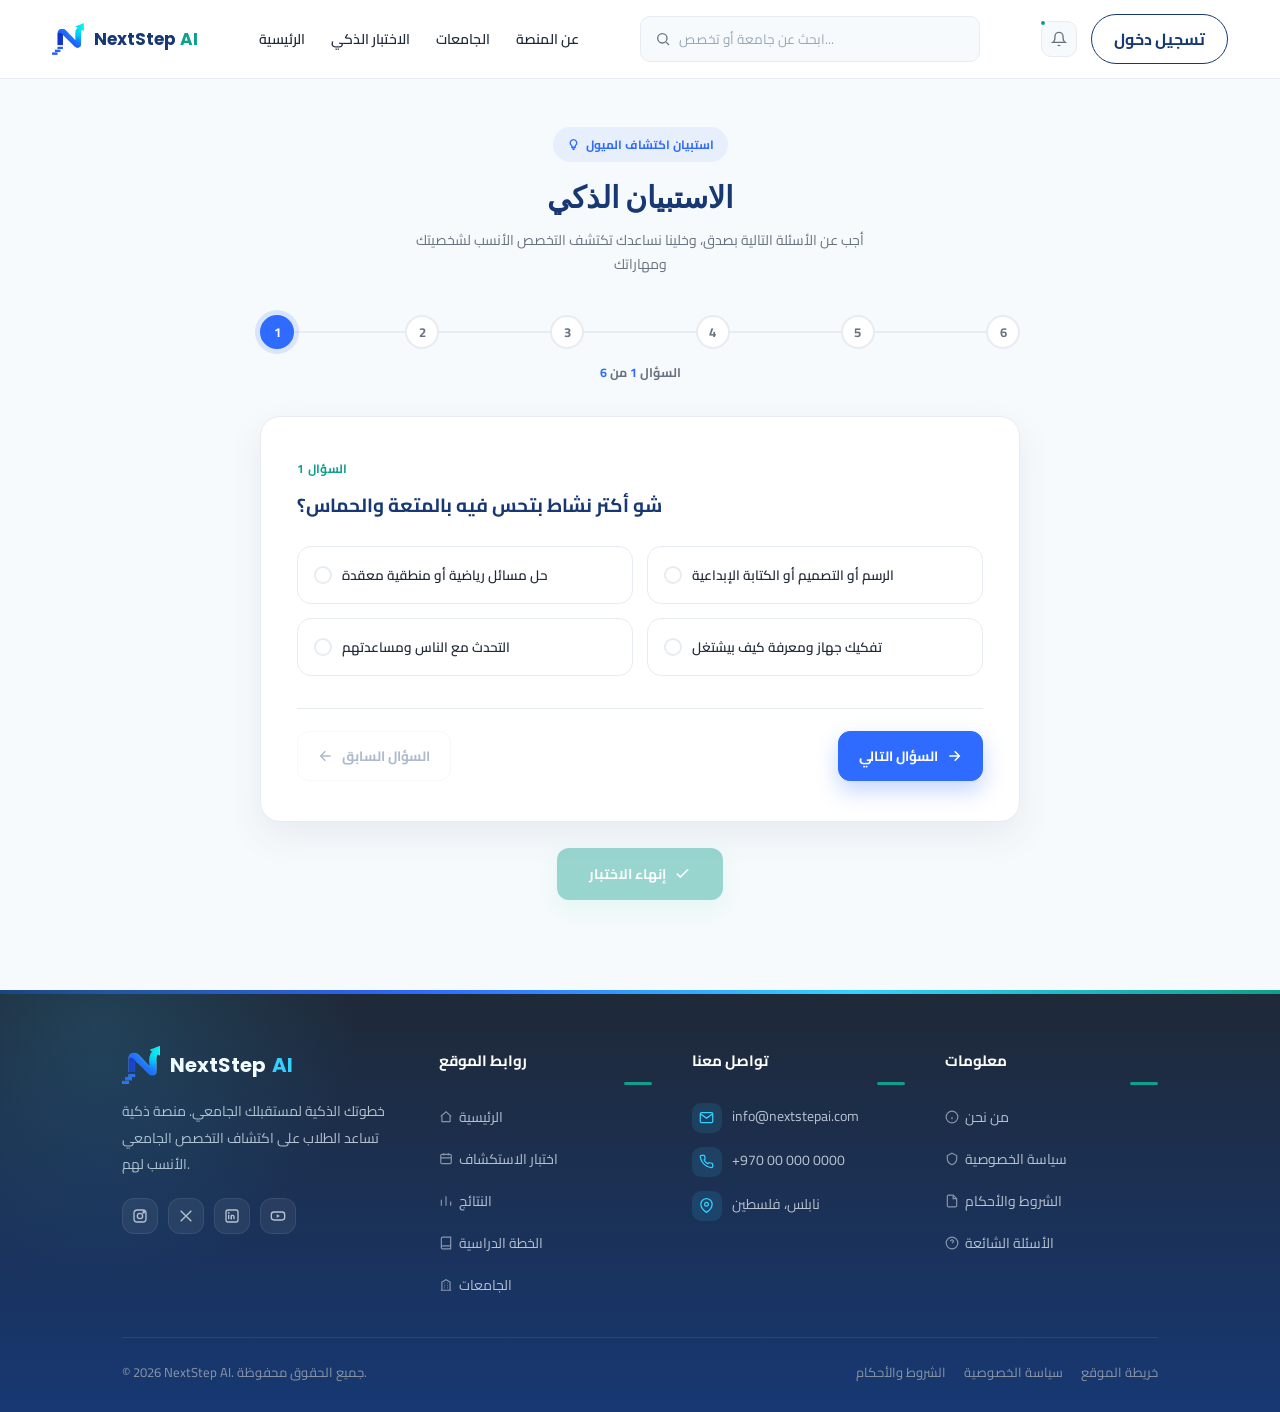
<file: fronted/quiz.html>
<!DOCTYPE html>
<html lang="ar" dir="ltr">
<head>
<meta charset="UTF-8">
<meta name="viewport" content="width=device-width, initial-scale=1.0">
<title>الاستبيان الذكي — NextStep AI</title>
<link rel="preconnect" href="https://fonts.googleapis.com">
<link href="https://fonts.googleapis.com/css2?family=Cairo:wght@400;500;600;700;800&family=Poppins:wght@400;500;600;700;800&display=swap" rel="stylesheet">
<link href="../css/app.css" rel="stylesheet">
<link href="../css/header.css" rel="stylesheet">
<link href="../css/quiz.css" rel="stylesheet">
<link href="../css/footer.css" rel="stylesheet">
</head>
<body>

<!-- ======================= HEADER ======================= -->
<header class="site-header">
  <div class="nav-inner">
    <a href="../index.html" class="brand-mark">
      <img src="../assets/logo.png" alt="NextStep AI" class="brand-logo">
      <div class="brand-text">NextStep <span>AI</span></div>
    </a>

    <nav class="main-nav">
      <ul>
        <li><a href="../index.html">الرئيسية</a></li>
        <li><a href="quiz.html">الاختبار الذكي</a></li>
        <li><a href="universities.html">الجامعات</a></li>
        <li><a href="#">عن المنصة</a></li>
      </ul>
    </nav>

    <div class="search-box">
      <svg viewBox="0 0 24 24" fill="none" stroke="currentColor" stroke-width="2"><circle cx="11" cy="11" r="7"/><path d="M21 21l-4.3-4.3"/></svg>
      <input type="text" placeholder="ابحث عن جامعة أو تخصص...">
    </div>

    <div class="nav-actions">
      <div class="icon-btn">
        <svg viewBox="0 0 24 24" fill="none" stroke="currentColor" stroke-width="2"><path d="M18 8a6 6 0 0 0-12 0c0 7-3 9-3 9h18s-3-2-3-9"/><path d="M13.73 21a2 2 0 0 1-3.46 0"/></svg>
        <span class="dot"></span>
      </div>
      <a href="login.html" class="btn-signin">تسجيل دخول</a>
    </div>
  </div>
</header>

<!-- ======================= QUIZ ======================= -->
<div class="quiz-wrap">
  <div class="quiz-inner">

    <div class="quiz-head">
      <span class="quiz-eyebrow-top">
        <svg width="13" height="13" viewBox="0 0 24 24" fill="none" stroke="currentColor" stroke-width="2.5"><path d="M9 18h6M10 21h4M12 3a6 6 0 0 0-4 10.5c.6.5 1 1.3 1 2.1V17h6v-1.4c0-.8.4-1.6 1-2.1A6 6 0 0 0 12 3z"/></svg>
        استبيان اكتشاف الميول
      </span>
      <h1>الاستبيان الذكي</h1>
      <p>أجب عن الأسئلة التالية بصدق، وخلينا نساعدك تكتشف التخصص الأنسب لشخصيتك ومهاراتك</p>
    </div>

    <!-- Stepper -->
    <div class="quiz-stepper" id="stepper"></div>
    <div class="quiz-progress-label">السؤال <span id="progressCurrent">1</span> من <span id="progressTotal">6</span></div>

    <!-- Question card -->
    <div class="quiz-card" id="quizCard">
      <div id="questionView">
        <div class="quiz-q-eyebrow" id="qEyebrow">السؤال 1</div>
        <div class="quiz-question" id="qText"></div>
        <div class="quiz-options" id="qOptions"></div>

        <div class="quiz-nav">
          <button class="quiz-nav-btn" id="btnPrev" type="button">
            <svg viewBox="0 0 24 24" fill="none" stroke="currentColor" stroke-width="2.2"><path d="M19 12H5M11 19l-7-7 7-7"/></svg>
            السؤال السابق
          </button>
          <button class="quiz-nav-btn primary" id="btnNext" type="button">
            السؤال التالي
            <svg viewBox="0 0 24 24" fill="none" stroke="currentColor" stroke-width="2.2"><path d="M5 12h14M13 5l7 7-7 7"/></svg>
          </button>
        </div>
      </div>

      <!-- Completion state -->
      <div class="quiz-done" id="doneView" style="display:none;">
        <div class="done-icon">
          <svg viewBox="0 0 24 24" fill="none" stroke="currentColor" stroke-width="2.4"><path d="M20 6L9 17l-5-5"/></svg>
        </div>
        <h2>خلصنا! 🎉</h2>
        <p>جاوبت على كل الأسئلة. راح نحلل إجاباتك ونطلعلك أنسب التخصصات المناسبة لك.</p>
        <a href="results.html" class="btn-primary" style="display:inline-flex;align-items:center;gap:8px;">
          شوف النتيجة
          <svg viewBox="0 0 24 24" fill="none" stroke="currentColor" stroke-width="2.2"><path d="M5 12h14M13 5l7 7-7 7"/></svg>
        </a>
      </div>
    </div>

    <!-- Finish button -->
    <div class="quiz-finish-wrap">
      <button class="quiz-finish-btn" id="btnFinish" type="button" disabled>
        إنهاء الاختبار
        <svg viewBox="0 0 24 24" fill="none" stroke="currentColor" stroke-width="2.4"><path d="M20 6L9 17l-5-5"/></svg>
      </button>
    </div>

  </div>
</div>

<!-- ======================= FOOTER ======================= -->
<footer class="site-footer">
  <div class="footer-inner">
    <div class="footer-top">

      <!-- Brand -->
      <div class="footer-col footer-brand">
        <div class="brand-mark">
          <img src="../assets/logo.png" alt="NextStep AI" class="brand-logo">
          <div class="brand-text">NextStep <span>AI</span></div>
        </div>
        <p class="tagline">خطوتك الذكية لمستقبلك الجامعي. منصة ذكية تساعد الطلاب على اكتشاف التخصص الجامعي الأنسب لهم.</p>
        <div class="social-row">
          <a href="#" aria-label="Instagram">
            <svg viewBox="0 0 24 24" fill="none" stroke="currentColor" stroke-width="2"><rect x="3" y="3" width="18" height="18" rx="5"/><circle cx="12" cy="12" r="4"/><circle cx="17.5" cy="6.5" r="1"/></svg>
          </a>
          <a href="#" aria-label="Twitter/X">
            <svg viewBox="0 0 24 24" fill="none" stroke="currentColor" stroke-width="2"><path d="M4 4l16 16M20 4L4 20"/></svg>
          </a>
          <a href="#" aria-label="LinkedIn">
            <svg viewBox="0 0 24 24" fill="none" stroke="currentColor" stroke-width="2"><rect x="3" y="3" width="18" height="18" rx="3"/><line x1="7" y1="10" x2="7" y2="17"/><circle cx="7" cy="7" r="0.5" fill="currentColor"/><path d="M11 17v-4a2 2 0 0 1 4 0v4"/><line x1="11" y1="10" x2="11" y2="17"/></svg>
          </a>
          <a href="#" aria-label="YouTube">
            <svg viewBox="0 0 24 24" fill="none" stroke="currentColor" stroke-width="2"><rect x="2" y="6" width="20" height="12" rx="4"/><path d="M10 9.5l5 2.5-5 2.5z" fill="currentColor" stroke="none"/></svg>
          </a>
        </div>
      </div>

      <!-- Site pages -->
      <div class="footer-col">
        <h4>روابط الموقع</h4>
        <ul>
          <li><a href="../index.html"><svg viewBox="0 0 24 24" fill="none" stroke="currentColor" stroke-width="2"><path d="M3 11l9-8 9 8"/><path d="M5 10v10h14V10"/></svg>الرئيسية</a></li>
          <li><a href="quiz.html"><svg viewBox="0 0 24 24" fill="none" stroke="currentColor" stroke-width="2"><rect x="3" y="4" width="18" height="16" rx="2"/><path d="M8 2v4M16 2v4M3 10h18"/></svg>اختبار الاستكشاف</a></li>
          <li><a href="results.html"><svg viewBox="0 0 24 24" fill="none" stroke="currentColor" stroke-width="2"><path d="M4 20V10M12 20V4M20 20v-7"/></svg>النتائج</a></li>
          <li><a href="study-plan.html"><svg viewBox="0 0 24 24" fill="none" stroke="currentColor" stroke-width="2"><path d="M4 19.5A2.5 2.5 0 0 1 6.5 17H20"/><path d="M6.5 2H20v20H6.5A2.5 2.5 0 0 1 4 19.5v-15A2.5 2.5 0 0 1 6.5 2z"/></svg>الخطة الدراسية</a></li>
          <li><a href="universities.html"><svg viewBox="0 0 24 24" fill="none" stroke="currentColor" stroke-width="2"><path d="M3 21h18M5 21V7l7-4 7 4v14M9 9h1M14 9h1M9 13h1M14 13h1M9 17h1M14 17h1"/></svg>الجامعات</a></li>
        </ul>
      </div>

      <!-- Contact us -->
      <div class="footer-col">
        <h4>تواصل معنا</h4>
        <div class="contact-item">
          <div class="icon-wrap"><svg viewBox="0 0 24 24" fill="none" stroke="currentColor" stroke-width="2"><path d="M4 4h16v16H4z" opacity="0"/><path d="M22 6l-10 7L2 6"/><rect x="2" y="4" width="20" height="16" rx="2"/></svg></div>
          <a href="mailto:info@nextstepai.com">info@nextstepai.com</a>
        </div>
        <div class="contact-item">
          <div class="icon-wrap"><svg viewBox="0 0 24 24" fill="none" stroke="currentColor" stroke-width="2"><path d="M22 16.92v3a2 2 0 0 1-2.18 2 19.79 19.79 0 0 1-8.63-3.07 19.5 19.5 0 0 1-6-6 19.79 19.79 0 0 1-3.07-8.67A2 2 0 0 1 4.11 2h3a2 2 0 0 1 2 1.72c.12.9.33 1.77.62 2.6a2 2 0 0 1-.45 2.11L8.09 9.62a16 16 0 0 0 6 6l1.19-1.19a2 2 0 0 1 2.11-.45c.83.29 1.7.5 2.6.62A2 2 0 0 1 22 16.92z"/></svg></div>
          <a href="tel:+970000000">+970 00 000 0000</a>
        </div>
        <div class="contact-item">
          <div class="icon-wrap"><svg viewBox="0 0 24 24" fill="none" stroke="currentColor" stroke-width="2"><path d="M21 10c0 7-9 13-9 13s-9-6-9-13a9 9 0 0 1 18 0z"/><circle cx="12" cy="10" r="3"/></svg></div>
          <span>نابلس، فلسطين</span>
        </div>
      </div>

      <!-- Information -->
      <div class="footer-col">
        <h4>معلومات</h4>
        <ul>
          <li><a href="#"><svg viewBox="0 0 24 24" fill="none" stroke="currentColor" stroke-width="2"><circle cx="12" cy="12" r="10"/><path d="M12 16v-4M12 8h.01"/></svg>من نحن</a></li>
          <li><a href="#"><svg viewBox="0 0 24 24" fill="none" stroke="currentColor" stroke-width="2"><path d="M12 2l8 4v6c0 5-3.5 8-8 10-4.5-2-8-5-8-10V6l8-4z"/></svg>سياسة الخصوصية</a></li>
          <li><a href="#"><svg viewBox="0 0 24 24" fill="none" stroke="currentColor" stroke-width="2"><path d="M14 2H6a2 2 0 0 0-2 2v16a2 2 0 0 0 2 2h12a2 2 0 0 0 2-2V8z"/><path d="M14 2v6h6"/></svg>الشروط والأحكام</a></li>
          <li><a href="#"><svg viewBox="0 0 24 24" fill="none" stroke="currentColor" stroke-width="2"><circle cx="12" cy="12" r="10"/><path d="M9.5 9a2.5 2.5 0 0 1 5 0c0 1.5-2 2-2 3.5M12 17h.01"/></svg>الأسئلة الشائعة</a></li>
        </ul>
      </div>

    </div>

    <div class="footer-bottom">
      <p>© 2026 NextStep AI. جميع الحقوق محفوظة.</p>
      <div class="legal-links">
        <a href="#">الشروط والأحكام</a>
        <a href="#">سياسة الخصوصية</a>
        <a href="#">خريطة الموقع</a>
      </div>
    </div>
  </div>
</footer>

<script>
/* ======================= QUIZ DATA ======================= */
const questions = [
  {
    text: "شو أكتر نشاط بتحس فيه بالمتعة والحماس؟",
    options: ["حل مسائل رياضية أو منطقية معقدة", "الرسم أو التصميم أو الكتابة الإبداعية", "التحدث مع الناس ومساعدتهم", "تفكيك جهاز ومعرفة كيف بيشتغل"]
  },
  {
    text: "لو خيّروك تشتغل بمشروع جماعي، أي دور بتحب تاخده؟",
    options: ["قائد الفريق ومنظّم الخطة", "المسؤول عن الأفكار الإبداعية", "المسؤول عن التنفيذ والتفاصيل الدقيقة", "المسؤول عن البحث وجمع المعلومات"]
  },
  {
    text: "أي مادة دراسية كانت الأقرب لقلبك؟",
    options: ["الرياضيات والفيزياء", "الأحياء والكيمياء", "اللغة العربية أو الإنجليزية", "الحاسوب والتكنولوجيا"]
  },
  {
    text: "كيف بتحب تقضي وقت فراغك؟",
    options: ["قراءة كتب أو مقالات علمية", "مشاهدة أفلام أو تصميم محتوى", "التطوع أو العمل مع مجموعات", "بناء أو برمجة شي جديد"]
  },
  {
    text: "شو أكتر شي بيحفزك بالشغل المستقبلي؟",
    options: ["الاستقرار المادي والراتب الجيد", "الإبداع وحرية التعبير", "مساعدة الناس والتأثير الإيجابي", "الابتكار وتطوير حلول جديدة"]
  },
  {
    text: "لو واجهتك مشكلة صعبة، شو أول رد فعل إلك؟",
    options: ["أحلل المشكلة خطوة بخطوة بمنطق", "أفكر بحل غير تقليدي وخارج الصندوق", "أستشير حدا واسأل عن رأيه", "أبحث عن حلول مشابهة جربها غيري"]
  }
];

/* ======================= STATE ======================= */
let current = 0;
const answers = new Array(questions.length).fill(null);

/* ======================= DOM ======================= */
const stepperEl = document.getElementById('stepper');
const qEyebrow = document.getElementById('qEyebrow');
const qText = document.getElementById('qText');
const qOptions = document.getElementById('qOptions');
const btnPrev = document.getElementById('btnPrev');
const btnNext = document.getElementById('btnNext');
const btnFinish = document.getElementById('btnFinish');
const progressCurrent = document.getElementById('progressCurrent');
const progressTotal = document.getElementById('progressTotal');
const questionView = document.getElementById('questionView');
const doneView = document.getElementById('doneView');

progressTotal.textContent = questions.length;

/* Build stepper dots + connecting lines */
function buildStepper(){
  stepperEl.innerHTML = '';
  questions.forEach((_, i) => {
    const dot = document.createElement('div');
    dot.className = 'step-dot';
    dot.textContent = i + 1;
    dot.dataset.index = i;
    stepperEl.appendChild(dot);
    if (i < questions.length - 1){
      const line = document.createElement('div');
      line.className = 'step-line';
      stepperEl.appendChild(line);
    }
  });
}

function updateStepper(){
  const dots = stepperEl.querySelectorAll('.step-dot');
  const lines = stepperEl.querySelectorAll('.step-line');
  dots.forEach((dot, i) => {
    dot.classList.remove('done', 'active');
    if (i < current) dot.classList.add('done');
    else if (i === current) dot.classList.add('active');
  });
  lines.forEach((line, i) => {
    line.classList.toggle('done', i < current);
  });
}

function renderQuestion(){
  const q = questions[current];
  qEyebrow.textContent = 'السؤال ' + (current + 1);
  qText.textContent = q.text;
  progressCurrent.textContent = current + 1;

  qOptions.innerHTML = '';
  q.options.forEach((opt, i) => {
    const el = document.createElement('div');
    el.className = 'quiz-option' + (answers[current] === i ? ' selected' : '');
    el.innerHTML = '<span class="opt-radio"></span><span>' + opt + '</span>';
    el.addEventListener('click', () => {
      answers[current] = i;
      renderQuestion();
      updateFinishState();
    });
    qOptions.appendChild(el);
  });

  btnPrev.disabled = current === 0;
  btnNext.style.display = current === questions.length - 1 ? 'none' : 'inline-flex';

  updateStepper();
}

function updateFinishState(){
  const allAnswered = answers.every(a => a !== null);
  btnFinish.disabled = !allAnswered;
}

btnPrev.addEventListener('click', () => {
  if (current > 0){ current--; renderQuestion(); }
});
btnNext.addEventListener('click', () => {
  if (current < questions.length - 1){ current++; renderQuestion(); }
});
btnFinish.addEventListener('click', () => {
  if (btnFinish.disabled) return;
  questionView.style.display = 'none';
  doneView.style.display = 'block';
});

/* Init */
buildStepper();
renderQuestion();
updateFinishState();
</script>

</body>
</html>
</file>
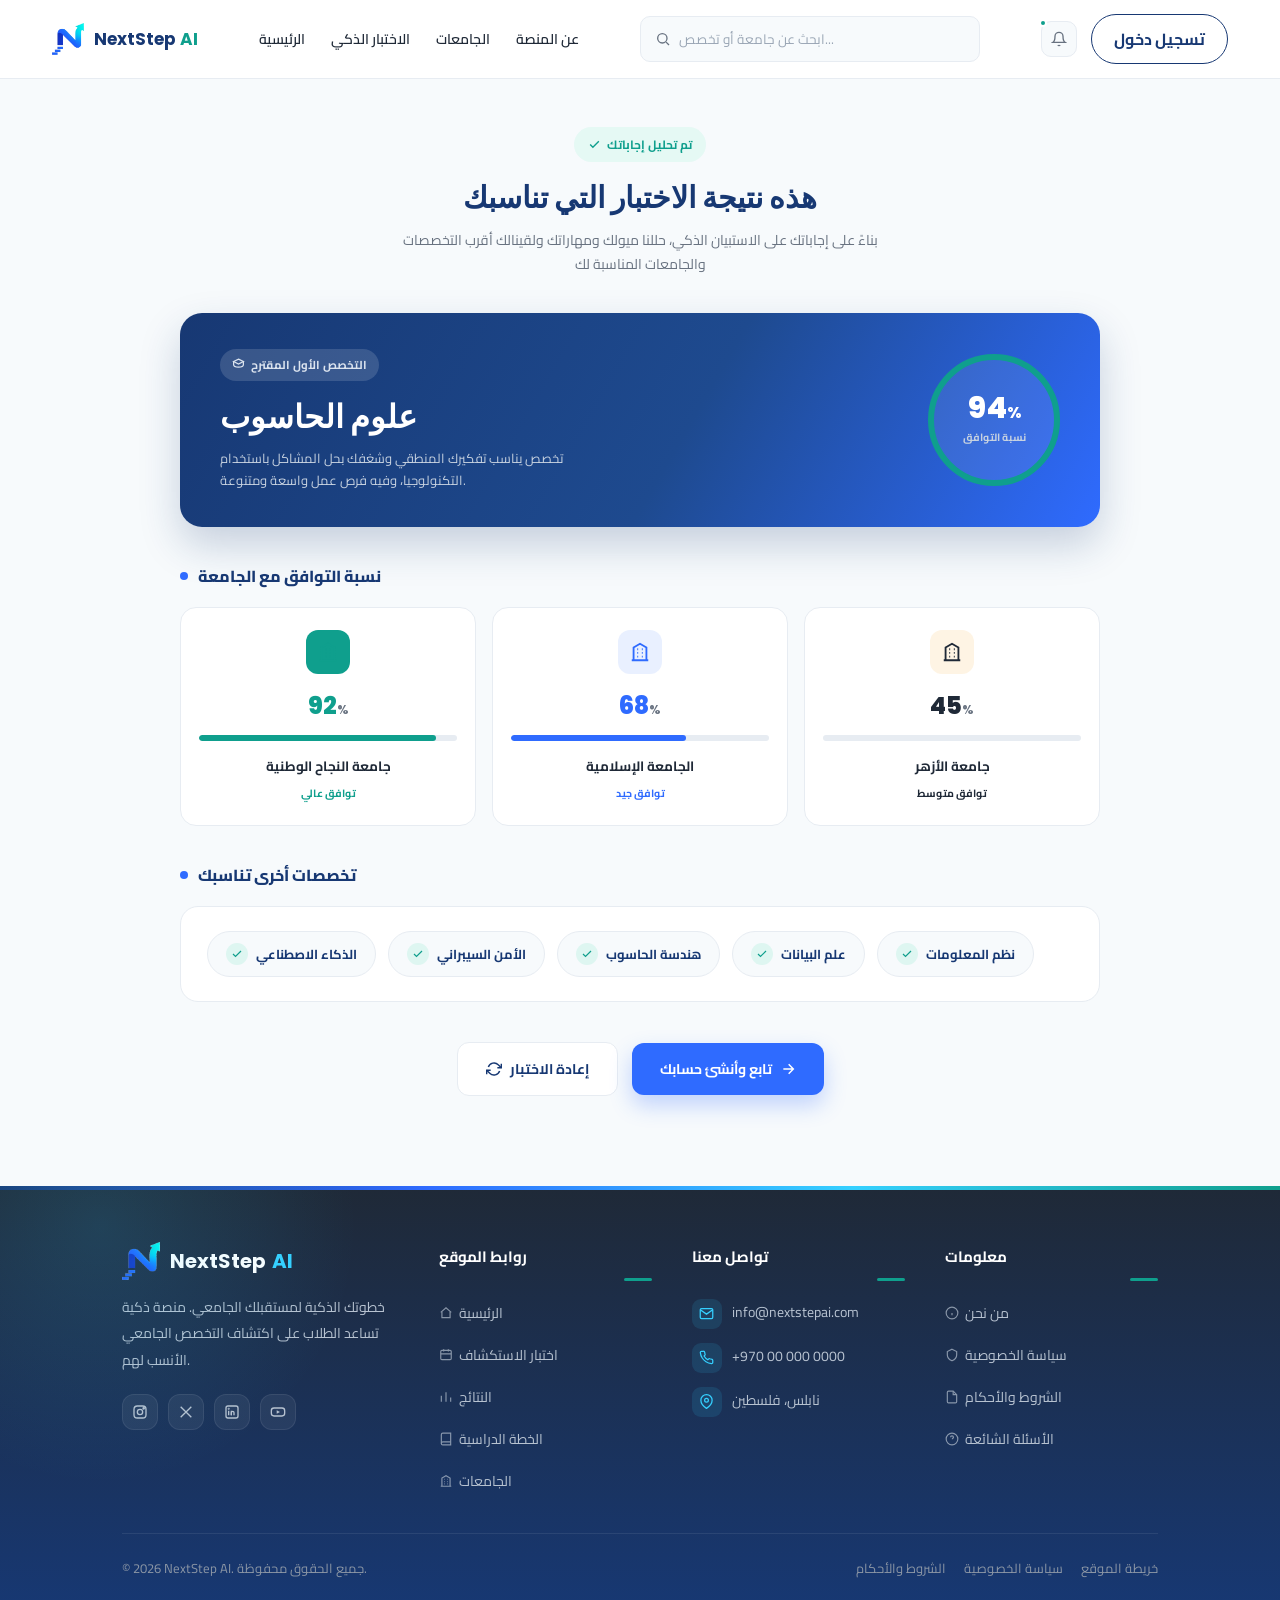
<file: fronted/results.html>
<!DOCTYPE html>
<html lang="ar" dir="ltr">
<head>
<meta charset="UTF-8">
<meta name="viewport" content="width=device-width, initial-scale=1.0">
<title>نتائج الاستبيان — NextStep AI</title>
<link rel="preconnect" href="https://fonts.googleapis.com">
<link href="https://fonts.googleapis.com/css2?family=Cairo:wght@400;500;600;700;800&family=Poppins:wght@400;500;600;700;800&display=swap" rel="stylesheet">
<link href="../css/app.css" rel="stylesheet">
<link href="../css/header.css" rel="stylesheet">
<link href="../css/results.css" rel="stylesheet">
<link href="../css/footer.css" rel="stylesheet">
</head>
<body>

<!-- ======================= HEADER ======================= -->
<header class="site-header">
  <div class="nav-inner">
    <a href="../index.html" class="brand-mark">
      <img src="../assets/logo.png" alt="NextStep AI" class="brand-logo">
      <div class="brand-text">NextStep <span>AI</span></div>
    </a>

    <nav class="main-nav">
      <ul>
        <li><a href="../index.html">الرئيسية</a></li>
        <li><a href="quiz.html">الاختبار الذكي</a></li>
        <li><a href="universities.html">الجامعات</a></li>
        <li><a href="#">عن المنصة</a></li>
      </ul>
    </nav>

    <div class="search-box">
      <svg viewBox="0 0 24 24" fill="none" stroke="currentColor" stroke-width="2"><circle cx="11" cy="11" r="7"/><path d="M21 21l-4.3-4.3"/></svg>
      <input type="text" placeholder="ابحث عن جامعة أو تخصص...">
    </div>

    <div class="nav-actions">
      <div class="icon-btn">
        <svg viewBox="0 0 24 24" fill="none" stroke="currentColor" stroke-width="2"><path d="M18 8a6 6 0 0 0-12 0c0 7-3 9-3 9h18s-3-2-3-9"/><path d="M13.73 21a2 2 0 0 1-3.46 0"/></svg>
        <span class="dot"></span>
      </div>
      <a href="login.html" class="btn-signin">تسجيل دخول</a>
    </div>
  </div>
</header>

<!-- ======================= RESULTS ======================= -->
<div class="results-wrap">
  <div class="results-inner">

    <div class="results-head">
      <span class="results-eyebrow">
        <svg width="13" height="13" viewBox="0 0 24 24" fill="none" stroke="currentColor" stroke-width="2.5"><path d="M20 6L9 17l-5-5"/></svg>
        تم تحليل إجاباتك
      </span>
      <h1>هذه نتيجة الاختبار التي تناسبك</h1>
      <p>بناءً على إجاباتك على الاستبيان الذكي، حللنا ميولك ومهاراتك ولقينالك أقرب التخصصات والجامعات المناسبة لك</p>
    </div>

    <!-- Top match: main recommended major -->
    <div class="top-match">
      <div class="top-match-info">
        <span class="top-match-tag">
          <svg viewBox="0 0 24 24" fill="none" stroke="currentColor" stroke-width="2.3"><path d="M12 2l9 4.5-9 4.5-9-4.5 9-4.5z"/><path d="M3 6.5v6c0 2.5 4 4.5 9 4.5s9-2 9-4.5v-6"/></svg>
          التخصص الأول المقترح
        </span>
        <div class="top-match-name">علوم الحاسوب</div>
        <p class="top-match-desc">تخصص يناسب تفكيرك المنطقي وشغفك بحل المشاكل باستخدام التكنولوجيا، وفيه فرص عمل واسعة ومتنوعة.</p>
      </div>
      <div class="match-circle">
        <div class="pct">94<span>%</span></div>
        <div class="pct-label">نسبة التوافق</div>
      </div>
    </div>

    <!-- University compatibility -->
    <div class="section-title"><span class="dot"></span>نسبة التوافق مع الجامعة</div>
    <div class="uni-grid">

      <div class="uni-card">
        <div class="uni-icon tier-high-bg" style="background:rgba(72,230,176,0.14);color:var(--mint);">
          <svg viewBox="0 0 24 24" fill="none" stroke="currentColor" stroke-width="2"><path d="M3 21h18M5 21V7l7-4 7 4v14M9 9h1M14 9h1M9 13h1M14 13h1M9 17h1M14 17h1"/></svg>
        </div>
        <div class="uni-pct tier-high">92<span>%</span></div>
        <div class="uni-bar"><div class="uni-bar-fill tier-high-bg" style="width:92%;"></div></div>
        <div class="uni-name">جامعة النجاح الوطنية</div>
        <div class="uni-tier-label tier-high">توافق عالي</div>
      </div>

      <div class="uni-card">
        <div class="uni-icon" style="background:rgba(47,107,255,0.1);color:var(--blue);">
          <svg viewBox="0 0 24 24" fill="none" stroke="currentColor" stroke-width="2"><path d="M3 21h18M5 21V7l7-4 7 4v14M9 9h1M14 9h1M9 13h1M14 13h1M9 17h1M14 17h1"/></svg>
        </div>
        <div class="uni-pct tier-good">68<span>%</span></div>
        <div class="uni-bar"><div class="uni-bar-fill tier-good-bg" style="width:68%;"></div></div>
        <div class="uni-name">الجامعة الإسلامية</div>
        <div class="uni-tier-label tier-good">توافق جيد</div>
      </div>

      <div class="uni-card">
        <div class="uni-icon" style="background:rgba(245,166,35,0.12);color:var(--orange);">
          <svg viewBox="0 0 24 24" fill="none" stroke="currentColor" stroke-width="2"><path d="M3 21h18M5 21V7l7-4 7 4v14M9 9h1M14 9h1M9 13h1M14 13h1M9 17h1M14 17h1"/></svg>
        </div>
        <div class="uni-pct tier-medium">45<span>%</span></div>
        <div class="uni-bar"><div class="uni-bar-fill tier-medium-bg" style="width:45%;"></div></div>
        <div class="uni-name">جامعة الأزهر</div>
        <div class="uni-tier-label tier-medium">توافق متوسط</div>
      </div>

    </div>

    <!-- Other suggested majors -->
    <div class="section-title"><span class="dot"></span>تخصصات أخرى تناسبك</div>
    <div class="majors-card">
      <div class="majors-list">
        <span class="major-chip">
          <span class="chip-icon"><svg viewBox="0 0 24 24" fill="none" stroke="currentColor" stroke-width="2.4"><path d="M20 6L9 17l-5-5"/></svg></span>
          الذكاء الاصطناعي
        </span>
        <span class="major-chip">
          <span class="chip-icon"><svg viewBox="0 0 24 24" fill="none" stroke="currentColor" stroke-width="2.4"><path d="M20 6L9 17l-5-5"/></svg></span>
          الأمن السيبراني
        </span>
        <span class="major-chip">
          <span class="chip-icon"><svg viewBox="0 0 24 24" fill="none" stroke="currentColor" stroke-width="2.4"><path d="M20 6L9 17l-5-5"/></svg></span>
          هندسة الحاسوب
        </span>
        <span class="major-chip">
          <span class="chip-icon"><svg viewBox="0 0 24 24" fill="none" stroke="currentColor" stroke-width="2.4"><path d="M20 6L9 17l-5-5"/></svg></span>
          علم البيانات
        </span>
        <span class="major-chip">
          <span class="chip-icon"><svg viewBox="0 0 24 24" fill="none" stroke="currentColor" stroke-width="2.4"><path d="M20 6L9 17l-5-5"/></svg></span>
          نظم المعلومات
        </span>
      </div>
    </div>

    <!-- Actions -->
    <div class="results-actions">
      <a href="quiz.html" class="btn-retake">
        <svg viewBox="0 0 24 24" fill="none" stroke="currentColor" stroke-width="2.2"><path d="M23 4v6h-6M1 20v-6h6"/><path d="M3.51 9a9 9 0 0 1 14.85-3.36L23 10M1 14l4.64 4.36A9 9 0 0 0 20.49 15"/></svg>
        إعادة الاختبار
      </a>
      <a href="student-signup.html" class="btn-continue">
        تابع وأنشئ حسابك
        <svg viewBox="0 0 24 24" fill="none" stroke="currentColor" stroke-width="2.2"><path d="M5 12h14M13 5l7 7-7 7"/></svg>
      </a>
    </div>

  </div>
</div>

<!-- ======================= FOOTER ======================= -->
<footer class="site-footer">
  <div class="footer-inner">
    <div class="footer-top">

      <!-- Brand -->
      <div class="footer-col footer-brand">
        <div class="brand-mark">
          <img src="../assets/logo.png" alt="NextStep AI" class="brand-logo">
          <div class="brand-text">NextStep <span>AI</span></div>
        </div>
        <p class="tagline">خطوتك الذكية لمستقبلك الجامعي. منصة ذكية تساعد الطلاب على اكتشاف التخصص الجامعي الأنسب لهم.</p>
        <div class="social-row">
          <a href="#" aria-label="Instagram">
            <svg viewBox="0 0 24 24" fill="none" stroke="currentColor" stroke-width="2"><rect x="3" y="3" width="18" height="18" rx="5"/><circle cx="12" cy="12" r="4"/><circle cx="17.5" cy="6.5" r="1"/></svg>
          </a>
          <a href="#" aria-label="Twitter/X">
            <svg viewBox="0 0 24 24" fill="none" stroke="currentColor" stroke-width="2"><path d="M4 4l16 16M20 4L4 20"/></svg>
          </a>
          <a href="#" aria-label="LinkedIn">
            <svg viewBox="0 0 24 24" fill="none" stroke="currentColor" stroke-width="2"><rect x="3" y="3" width="18" height="18" rx="3"/><line x1="7" y1="10" x2="7" y2="17"/><circle cx="7" cy="7" r="0.5" fill="currentColor"/><path d="M11 17v-4a2 2 0 0 1 4 0v4"/><line x1="11" y1="10" x2="11" y2="17"/></svg>
          </a>
          <a href="#" aria-label="YouTube">
            <svg viewBox="0 0 24 24" fill="none" stroke="currentColor" stroke-width="2"><rect x="2" y="6" width="20" height="12" rx="4"/><path d="M10 9.5l5 2.5-5 2.5z" fill="currentColor" stroke="none"/></svg>
          </a>
        </div>
      </div>

      <!-- Site pages -->
      <div class="footer-col">
        <h4>روابط الموقع</h4>
        <ul>
          <li><a href="../index.html"><svg viewBox="0 0 24 24" fill="none" stroke="currentColor" stroke-width="2"><path d="M3 11l9-8 9 8"/><path d="M5 10v10h14V10"/></svg>الرئيسية</a></li>
          <li><a href="quiz.html"><svg viewBox="0 0 24 24" fill="none" stroke="currentColor" stroke-width="2"><rect x="3" y="4" width="18" height="16" rx="2"/><path d="M8 2v4M16 2v4M3 10h18"/></svg>اختبار الاستكشاف</a></li>
          <li><a href="results.html"><svg viewBox="0 0 24 24" fill="none" stroke="currentColor" stroke-width="2"><path d="M4 20V10M12 20V4M20 20v-7"/></svg>النتائج</a></li>
          <li><a href="study-plan.html"><svg viewBox="0 0 24 24" fill="none" stroke="currentColor" stroke-width="2"><path d="M4 19.5A2.5 2.5 0 0 1 6.5 17H20"/><path d="M6.5 2H20v20H6.5A2.5 2.5 0 0 1 4 19.5v-15A2.5 2.5 0 0 1 6.5 2z"/></svg>الخطة الدراسية</a></li>
          <li><a href="universities.html"><svg viewBox="0 0 24 24" fill="none" stroke="currentColor" stroke-width="2"><path d="M3 21h18M5 21V7l7-4 7 4v14M9 9h1M14 9h1M9 13h1M14 13h1M9 17h1M14 17h1"/></svg>الجامعات</a></li>
        </ul>
      </div>

      <!-- Contact us -->
      <div class="footer-col">
        <h4>تواصل معنا</h4>
        <div class="contact-item">
          <div class="icon-wrap"><svg viewBox="0 0 24 24" fill="none" stroke="currentColor" stroke-width="2"><path d="M4 4h16v16H4z" opacity="0"/><path d="M22 6l-10 7L2 6"/><rect x="2" y="4" width="20" height="16" rx="2"/></svg></div>
          <a href="mailto:info@nextstepai.com">info@nextstepai.com</a>
        </div>
        <div class="contact-item">
          <div class="icon-wrap"><svg viewBox="0 0 24 24" fill="none" stroke="currentColor" stroke-width="2"><path d="M22 16.92v3a2 2 0 0 1-2.18 2 19.79 19.79 0 0 1-8.63-3.07 19.5 19.5 0 0 1-6-6 19.79 19.79 0 0 1-3.07-8.67A2 2 0 0 1 4.11 2h3a2 2 0 0 1 2 1.72c.12.9.33 1.77.62 2.6a2 2 0 0 1-.45 2.11L8.09 9.62a16 16 0 0 0 6 6l1.19-1.19a2 2 0 0 1 2.11-.45c.83.29 1.7.5 2.6.62A2 2 0 0 1 22 16.92z"/></svg></div>
          <a href="tel:+970000000">+970 00 000 0000</a>
        </div>
        <div class="contact-item">
          <div class="icon-wrap"><svg viewBox="0 0 24 24" fill="none" stroke="currentColor" stroke-width="2"><path d="M21 10c0 7-9 13-9 13s-9-6-9-13a9 9 0 0 1 18 0z"/><circle cx="12" cy="10" r="3"/></svg></div>
          <span>نابلس، فلسطين</span>
        </div>
      </div>

      <!-- Information -->
      <div class="footer-col">
        <h4>معلومات</h4>
        <ul>
          <li><a href="#"><svg viewBox="0 0 24 24" fill="none" stroke="currentColor" stroke-width="2"><circle cx="12" cy="12" r="10"/><path d="M12 16v-4M12 8h.01"/></svg>من نحن</a></li>
          <li><a href="#"><svg viewBox="0 0 24 24" fill="none" stroke="currentColor" stroke-width="2"><path d="M12 2l8 4v6c0 5-3.5 8-8 10-4.5-2-8-5-8-10V6l8-4z"/></svg>سياسة الخصوصية</a></li>
          <li><a href="#"><svg viewBox="0 0 24 24" fill="none" stroke="currentColor" stroke-width="2"><path d="M14 2H6a2 2 0 0 0-2 2v16a2 2 0 0 0 2 2h12a2 2 0 0 0 2-2V8z"/><path d="M14 2v6h6"/></svg>الشروط والأحكام</a></li>
          <li><a href="#"><svg viewBox="0 0 24 24" fill="none" stroke="currentColor" stroke-width="2"><circle cx="12" cy="12" r="10"/><path d="M9.5 9a2.5 2.5 0 0 1 5 0c0 1.5-2 2-2 3.5M12 17h.01"/></svg>الأسئلة الشائعة</a></li>
        </ul>
      </div>

    </div>

    <div class="footer-bottom">
      <p>© 2026 NextStep AI. جميع الحقوق محفوظة.</p>
      <div class="legal-links">
        <a href="#">الشروط والأحكام</a>
        <a href="#">سياسة الخصوصية</a>
        <a href="#">خريطة الموقع</a>
      </div>
    </div>
  </div>
</footer>

</body>
</html>
</file>
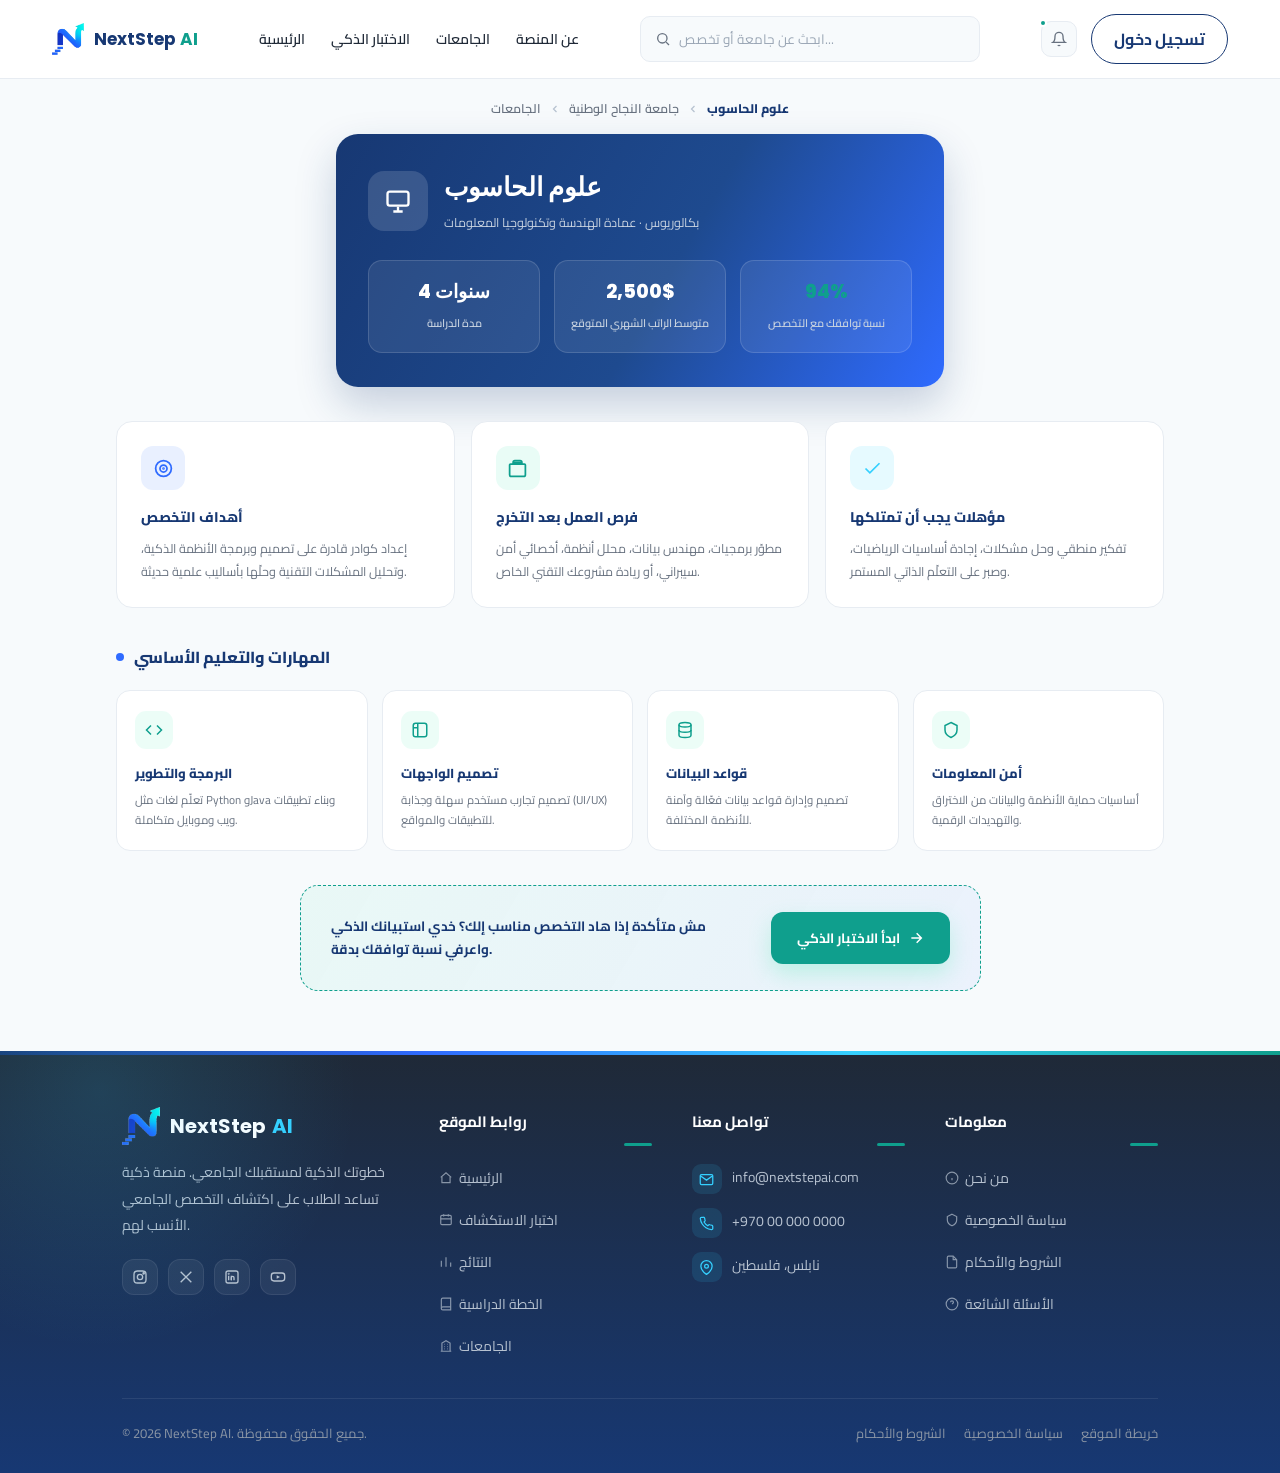
<file: fronted/specialization-detail.html>
<!DOCTYPE html>
<html lang="ar" dir="ltr">
<head>
<meta charset="UTF-8">
<meta name="viewport" content="width=device-width, initial-scale=1.0">
<title>علوم الحاسوب — NextStep AI</title>
<link rel="preconnect" href="https://fonts.googleapis.com">
<link href="https://fonts.googleapis.com/css2?family=Cairo:wght@400;500;600;700;800&family=Poppins:wght@400;500;600;700;800&display=swap" rel="stylesheet">
<link href="../css/app.css" rel="stylesheet">
<link href="../css/header.css" rel="stylesheet">
<link href="../css/specialization-detail.css" rel="stylesheet">
<link href="../css/footer.css" rel="stylesheet">
</head>
<body>

<!-- ======================= HEADER ======================= -->
<header class="site-header">
  <div class="nav-inner">
    <a href="../index.html" class="brand-mark">
      <img src="../assets/logo.png" alt="NextStep AI" class="brand-logo">
      <div class="brand-text">NextStep <span>AI</span></div>
    </a>

    <nav class="main-nav">
      <ul>
        <li><a href="../index.html">الرئيسية</a></li>
        <li><a href="quiz.html">الاختبار الذكي</a></li>
        <li><a href="universities.html">الجامعات</a></li>
        <li><a href="#">عن المنصة</a></li>
      </ul>
    </nav>

    <div class="search-box">
      <svg viewBox="0 0 24 24" fill="none" stroke="currentColor" stroke-width="2"><circle cx="11" cy="11" r="7"/><path d="M21 21l-4.3-4.3"/></svg>
      <input type="text" placeholder="ابحث عن جامعة أو تخصص...">
    </div>

    <div class="nav-actions">
      <div class="icon-btn">
        <svg viewBox="0 0 24 24" fill="none" stroke="currentColor" stroke-width="2"><path d="M18 8a6 6 0 0 0-12 0c0 7-3 9-3 9h18s-3-2-3-9"/><path d="M13.73 21a2 2 0 0 1-3.46 0"/></svg>
        <span class="dot"></span>
      </div>
      <a href="login.html" class="btn-signin">تسجيل دخول</a>
    </div>
  </div>
</header>

<!-- ======================= BREADCRUMB ======================= -->
<div class="spec-breadcrumb">
  <a href="universities.html">الجامعات</a>
  <svg viewBox="0 0 24 24" fill="none" stroke="currentColor" stroke-width="2.5"><path d="M15 18l-6-6 6-6"/></svg>
  <a href="university-details.html">جامعة النجاح الوطنية</a>
  <svg viewBox="0 0 24 24" fill="none" stroke="currentColor" stroke-width="2.5"><path d="M15 18l-6-6 6-6"/></svg>
  <span class="current">علوم الحاسوب</span>
</div>

<!-- ======================= HERO ======================= -->
<div class="spec-hero">
  <div class="spec-hero-box">
    <div class="spec-hero-top">
      <div class="spec-hero-icon">
        <svg viewBox="0 0 24 24" fill="none" stroke="currentColor" stroke-width="2"><rect x="3" y="4" width="18" height="12" rx="2"/><path d="M8 21h8M12 17v4"/></svg>
      </div>
      <div class="spec-hero-title">
        <h1>علوم الحاسوب</h1>
        <p>بكالوريوس · عمادة الهندسة وتكنولوجيا المعلومات</p>
      </div>
    </div>

    <div class="spec-hero-stats">
      <div class="spec-stat-box"><b>4 سنوات</b><span>مدة الدراسة</span></div>
      <div class="spec-stat-box"><b>2,500$</b><span>متوسط الراتب الشهري المتوقع</span></div>
      <div class="spec-stat-box highlight"><b>94%</b><span>نسبة توافقك مع التخصص</span></div>
    </div>
  </div>
</div>

<!-- ======================= INFO CARDS ======================= -->
<div class="spec-section">
  <div class="info-grid">
    <div class="info-card">
      <div class="info-card-icon">
        <svg viewBox="0 0 24 24" fill="none" stroke="currentColor" stroke-width="2"><circle cx="12" cy="12" r="9"/><circle cx="12" cy="12" r="4"/><circle cx="12" cy="12" r="0.5" fill="currentColor"/></svg>
      </div>
      <h3>أهداف التخصص</h3>
      <p>إعداد كوادر قادرة على تصميم وبرمجة الأنظمة الذكية، وتحليل المشكلات التقنية وحلّها بأساليب علمية حديثة.</p>
    </div>
    <div class="info-card">
      <div class="info-card-icon">
        <svg viewBox="0 0 24 24" fill="none" stroke="currentColor" stroke-width="2"><path d="M20 7h-3V5a2 2 0 0 0-2-2H9a2 2 0 0 0-2 2v2H4a1 1 0 0 0-1 1v11a2 2 0 0 0 2 2h14a2 2 0 0 0 2-2V8a1 1 0 0 0-1-1z"/><path d="M9 5h6v2H9z"/></svg>
      </div>
      <h3>فرص العمل بعد التخرج</h3>
      <p>مطوّر برمجيات، مهندس بيانات، محلل أنظمة، أخصائي أمن سيبراني، أو ريادة مشروعك التقني الخاص.</p>
    </div>
    <div class="info-card">
      <div class="info-card-icon">
        <svg viewBox="0 0 24 24" fill="none" stroke="currentColor" stroke-width="2"><path d="M20 6L9 17l-5-5"/></svg>
      </div>
      <h3>مؤهلات يجب أن تمتلكها</h3>
      <p>تفكير منطقي وحل مشكلات، إجادة أساسيات الرياضيات، وصبر على التعلّم الذاتي المستمر.</p>
    </div>
  </div>
</div>

<!-- ======================= SKILLS ======================= -->
<div class="spec-section">
  <h2>المهارات والتعليم الأساسي</h2>
  <div class="skills-grid">
    <div class="skill-card">
      <div class="skill-card-icon">
        <svg viewBox="0 0 24 24" fill="none" stroke="currentColor" stroke-width="2"><path d="M16 18l6-6-6-6M8 6l-6 6 6 6"/></svg>
      </div>
      <h3>البرمجة والتطوير</h3>
      <p>تعلّم لغات مثل Python وJava وبناء تطبيقات ويب وموبايل متكاملة.</p>
    </div>
    <div class="skill-card">
      <div class="skill-card-icon">
        <svg viewBox="0 0 24 24" fill="none" stroke="currentColor" stroke-width="2"><rect x="3" y="3" width="18" height="18" rx="3"/><path d="M9 3v18M3 9h6"/></svg>
      </div>
      <h3>تصميم الواجهات</h3>
      <p>تصميم تجارب مستخدم سهلة وجذابة (UI/UX) للتطبيقات والمواقع.</p>
    </div>
    <div class="skill-card">
      <div class="skill-card-icon">
        <svg viewBox="0 0 24 24" fill="none" stroke="currentColor" stroke-width="2"><ellipse cx="12" cy="5" rx="8" ry="3"/><path d="M4 5v14c0 1.7 3.6 3 8 3s8-1.3 8-3V5"/><path d="M4 12c0 1.7 3.6 3 8 3s8-1.3 8-3"/></svg>
      </div>
      <h3>قواعد البيانات</h3>
      <p>تصميم وإدارة قواعد بيانات فعّالة وآمنة للأنظمة المختلفة.</p>
    </div>
    <div class="skill-card">
      <div class="skill-card-icon">
        <svg viewBox="0 0 24 24" fill="none" stroke="currentColor" stroke-width="2"><path d="M12 2l8 4v6c0 5-3.5 8-8 10-4.5-2-8-5-8-10V6l8-4z"/></svg>
      </div>
      <h3>أمن المعلومات</h3>
      <p>أساسيات حماية الأنظمة والبيانات من الاختراق والتهديدات الرقمية.</p>
    </div>
  </div>
</div>

<!-- ======================= CTA ======================= -->
<div class="spec-cta">
  <div class="spec-cta-box">
    <p>مش متأكدة إذا هاد التخصص مناسب إلك؟ خدي استبيانك الذكي واعرفي نسبة توافقك بدقة.</p>
    <a href="quiz.html" class="btn-start-quiz">
      ابدأ الاختبار الذكي
      <svg viewBox="0 0 24 24" fill="none" stroke="currentColor" stroke-width="2.2"><path d="M5 12h14M13 5l7 7-7 7"/></svg>
    </a>
  </div>
</div>

<!-- ======================= FOOTER ======================= -->
<footer class="site-footer">
  <div class="footer-inner">
    <div class="footer-top">

      <!-- Brand -->
      <div class="footer-col footer-brand">
        <div class="brand-mark">
          <img src="../assets/logo.png" alt="NextStep AI" class="brand-logo">
          <div class="brand-text">NextStep <span>AI</span></div>
        </div>
        <p class="tagline">خطوتك الذكية لمستقبلك الجامعي. منصة ذكية تساعد الطلاب على اكتشاف التخصص الجامعي الأنسب لهم.</p>
        <div class="social-row">
          <a href="#" aria-label="Instagram">
            <svg viewBox="0 0 24 24" fill="none" stroke="currentColor" stroke-width="2"><rect x="3" y="3" width="18" height="18" rx="5"/><circle cx="12" cy="12" r="4"/><circle cx="17.5" cy="6.5" r="1"/></svg>
          </a>
          <a href="#" aria-label="Twitter/X">
            <svg viewBox="0 0 24 24" fill="none" stroke="currentColor" stroke-width="2"><path d="M4 4l16 16M20 4L4 20"/></svg>
          </a>
          <a href="#" aria-label="LinkedIn">
            <svg viewBox="0 0 24 24" fill="none" stroke="currentColor" stroke-width="2"><rect x="3" y="3" width="18" height="18" rx="3"/><line x1="7" y1="10" x2="7" y2="17"/><circle cx="7" cy="7" r="0.5" fill="currentColor"/><path d="M11 17v-4a2 2 0 0 1 4 0v4"/><line x1="11" y1="10" x2="11" y2="17"/></svg>
          </a>
          <a href="#" aria-label="YouTube">
            <svg viewBox="0 0 24 24" fill="none" stroke="currentColor" stroke-width="2"><rect x="2" y="6" width="20" height="12" rx="4"/><path d="M10 9.5l5 2.5-5 2.5z" fill="currentColor" stroke="none"/></svg>
          </a>
        </div>
      </div>

      <!-- Site pages -->
      <div class="footer-col">
        <h4>روابط الموقع</h4>
        <ul>
          <li><a href="../index.html"><svg viewBox="0 0 24 24" fill="none" stroke="currentColor" stroke-width="2"><path d="M3 11l9-8 9 8"/><path d="M5 10v10h14V10"/></svg>الرئيسية</a></li>
          <li><a href="quiz.html"><svg viewBox="0 0 24 24" fill="none" stroke="currentColor" stroke-width="2"><rect x="3" y="4" width="18" height="16" rx="2"/><path d="M8 2v4M16 2v4M3 10h18"/></svg>اختبار الاستكشاف</a></li>
          <li><a href="results.html"><svg viewBox="0 0 24 24" fill="none" stroke="currentColor" stroke-width="2"><path d="M4 20V10M12 20V4M20 20v-7"/></svg>النتائج</a></li>
          <li><a href="study-plan.html"><svg viewBox="0 0 24 24" fill="none" stroke="currentColor" stroke-width="2"><path d="M4 19.5A2.5 2.5 0 0 1 6.5 17H20"/><path d="M6.5 2H20v20H6.5A2.5 2.5 0 0 1 4 19.5v-15A2.5 2.5 0 0 1 6.5 2z"/></svg>الخطة الدراسية</a></li>
          <li><a href="universities.html"><svg viewBox="0 0 24 24" fill="none" stroke="currentColor" stroke-width="2"><path d="M3 21h18M5 21V7l7-4 7 4v14M9 9h1M14 9h1M9 13h1M14 13h1M9 17h1M14 17h1"/></svg>الجامعات</a></li>
        </ul>
      </div>

      <!-- Contact us -->
      <div class="footer-col">
        <h4>تواصل معنا</h4>
        <div class="contact-item">
          <div class="icon-wrap"><svg viewBox="0 0 24 24" fill="none" stroke="currentColor" stroke-width="2"><path d="M4 4h16v16H4z" opacity="0"/><path d="M22 6l-10 7L2 6"/><rect x="2" y="4" width="20" height="16" rx="2"/></svg></div>
          <a href="mailto:info@nextstepai.com">info@nextstepai.com</a>
        </div>
        <div class="contact-item">
          <div class="icon-wrap"><svg viewBox="0 0 24 24" fill="none" stroke="currentColor" stroke-width="2"><path d="M22 16.92v3a2 2 0 0 1-2.18 2 19.79 19.79 0 0 1-8.63-3.07 19.5 19.5 0 0 1-6-6 19.79 19.79 0 0 1-3.07-8.67A2 2 0 0 1 4.11 2h3a2 2 0 0 1 2 1.72c.12.9.33 1.77.62 2.6a2 2 0 0 1-.45 2.11L8.09 9.62a16 16 0 0 0 6 6l1.19-1.19a2 2 0 0 1 2.11-.45c.83.29 1.7.5 2.6.62A2 2 0 0 1 22 16.92z"/></svg></div>
          <a href="tel:+970000000">+970 00 000 0000</a>
        </div>
        <div class="contact-item">
          <div class="icon-wrap"><svg viewBox="0 0 24 24" fill="none" stroke="currentColor" stroke-width="2"><path d="M21 10c0 7-9 13-9 13s-9-6-9-13a9 9 0 0 1 18 0z"/><circle cx="12" cy="10" r="3"/></svg></div>
          <span>نابلس، فلسطين</span>
        </div>
      </div>

      <!-- Information -->
      <div class="footer-col">
        <h4>معلومات</h4>
        <ul>
          <li><a href="#"><svg viewBox="0 0 24 24" fill="none" stroke="currentColor" stroke-width="2"><circle cx="12" cy="12" r="10"/><path d="M12 16v-4M12 8h.01"/></svg>من نحن</a></li>
          <li><a href="#"><svg viewBox="0 0 24 24" fill="none" stroke="currentColor" stroke-width="2"><path d="M12 2l8 4v6c0 5-3.5 8-8 10-4.5-2-8-5-8-10V6l8-4z"/></svg>سياسة الخصوصية</a></li>
          <li><a href="#"><svg viewBox="0 0 24 24" fill="none" stroke="currentColor" stroke-width="2"><path d="M14 2H6a2 2 0 0 0-2 2v16a2 2 0 0 0 2 2h12a2 2 0 0 0 2-2V8z"/><path d="M14 2v6h6"/></svg>الشروط والأحكام</a></li>
          <li><a href="#"><svg viewBox="0 0 24 24" fill="none" stroke="currentColor" stroke-width="2"><circle cx="12" cy="12" r="10"/><path d="M9.5 9a2.5 2.5 0 0 1 5 0c0 1.5-2 2-2 3.5M12 17h.01"/></svg>الأسئلة الشائعة</a></li>
        </ul>
      </div>

    </div>

    <div class="footer-bottom">
      <p>© 2026 NextStep AI. جميع الحقوق محفوظة.</p>
      <div class="legal-links">
        <a href="#">الشروط والأحكام</a>
        <a href="#">سياسة الخصوصية</a>
        <a href="#">خريطة الموقع</a>
      </div>
    </div>
  </div>
</footer>

</body>
</html>
</file>
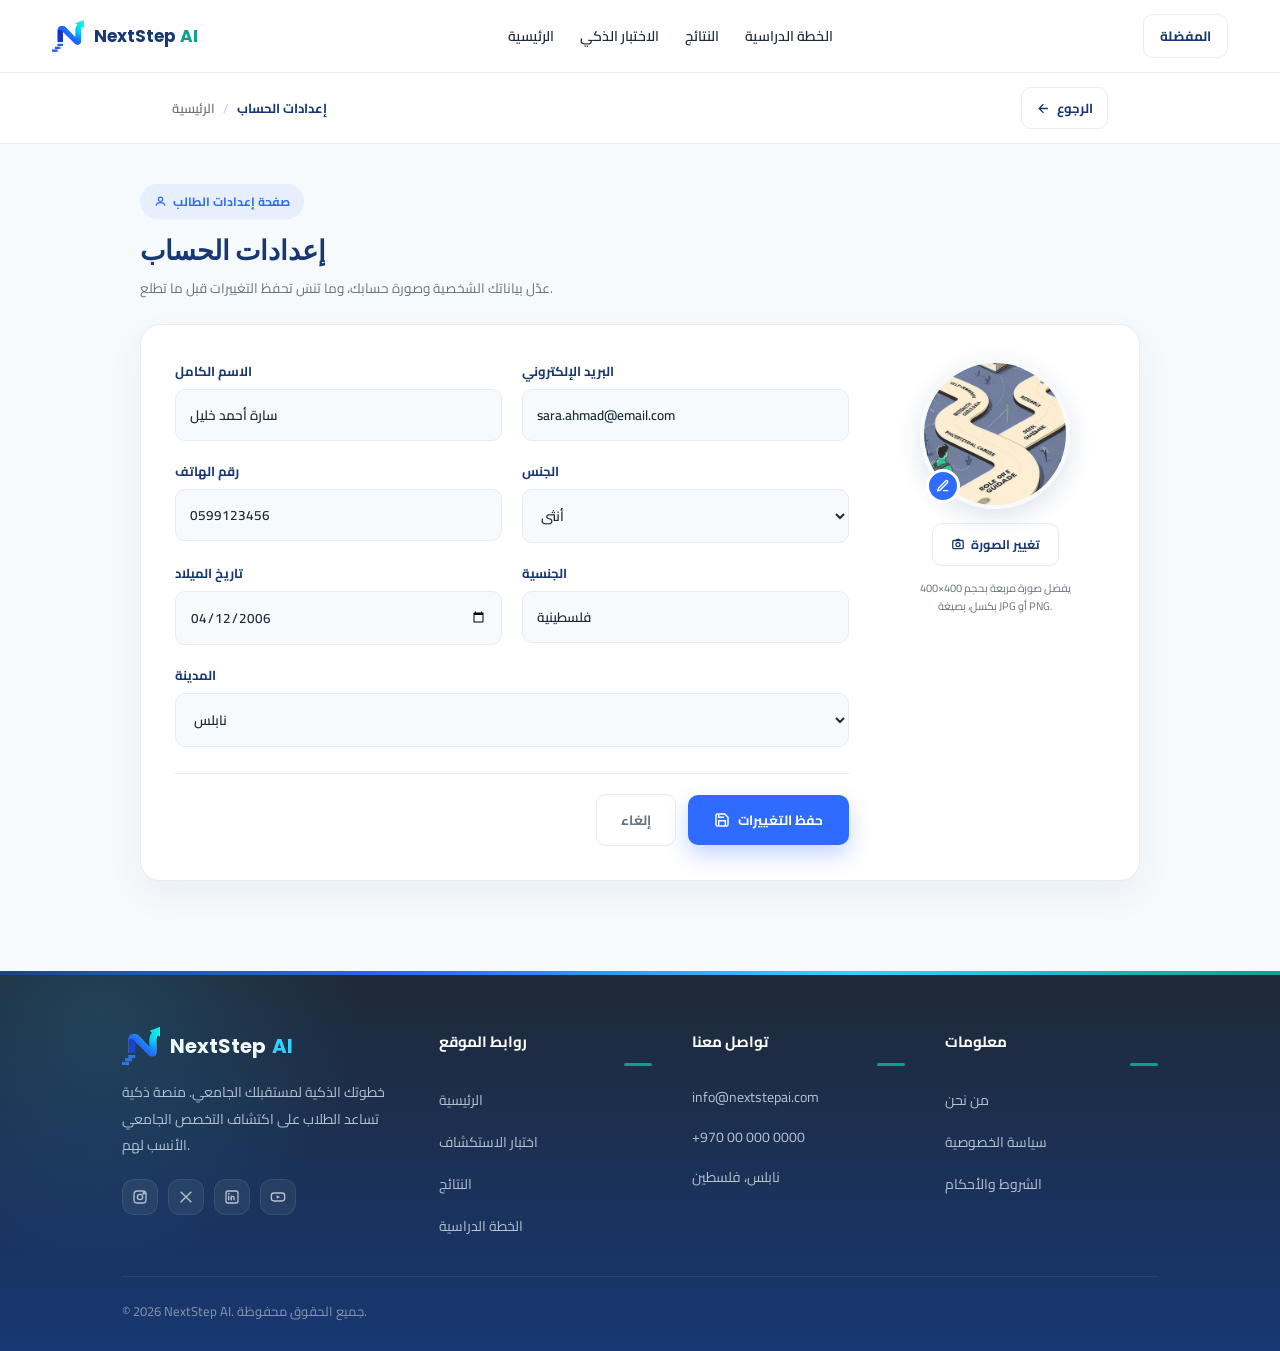
<file: fronted/student-settings.html>
<!DOCTYPE html>
<html lang="ar" dir="ltr">
<head>
<meta charset="UTF-8">
<meta name="viewport" content="width=device-width, initial-scale=1.0">
<title>إعدادات الحساب — NextStep AI</title>
<link rel="preconnect" href="https://fonts.googleapis.com">
<link href="https://fonts.googleapis.com/css2?family=Cairo:wght@400;500;600;700;800&family=Poppins:wght@400;500;600;700;800&display=swap" rel="stylesheet">
<link href="../css/app.css" rel="stylesheet">
<link href="../css/settings.css" rel="stylesheet">
<link href="../css/footer.css" rel="stylesheet">
</head>
<body>

<!-- ======================= HEADER ======================= -->
<header class="site-header">
  <div class="nav-inner">
    <a href="../index.html" class="brand-mark">
      <img src="../assets/logo.png" alt="NextStep AI" class="brand-logo">
      <div class="brand-text">NextStep <span>AI</span></div>
    </a>
    <nav class="main-nav">
      <ul>
        <li><a href="../index.html">الرئيسية</a></li>
        <li><a href="quiz.html">الاختبار الذكي</a></li>
        <li><a href="results.html">النتائج</a></li>
        <li><a href="study-plan.html">الخطة الدراسية</a></li>
      </ul>
    </nav>
    <div class="nav-actions">
      <a href="favorites.html" class="btn-ghost">المفضلة</a>
    </div>
  </div>
</header>

<!-- ======================= SUB HEADER ======================= -->
<div class="page-subbar">
  <div class="page-subbar-inner">
    <div class="crumb">
      <a href="../index.html">الرئيسية</a>
      <span class="sep">/</span>
      <span class="current">إعدادات الحساب</span>
    </div>
    <a href="../index.html" class="btn-back">
      <svg viewBox="0 0 24 24" fill="none" stroke="currentColor" stroke-width="2.2"><path d="M19 12H5M12 19l-7-7 7-7"/></svg>
      الرجوع
    </a>
  </div>
</div>

<!-- ======================= SETTINGS ======================= -->
<div class="settings-wrap">
  <div class="settings-inner">

    <div class="settings-head">
      <div class="settings-eyebrow">
        <svg viewBox="0 0 24 24" width="13" height="13" fill="none" stroke="currentColor" stroke-width="2.2"><circle cx="12" cy="8" r="4"/><path d="M4 20c0-4 3.5-6 8-6s8 2 8 6"/></svg>
        صفحة إعدادات الطالب
      </div>
      <h1>إعدادات الحساب</h1>
      <p>عدّل بياناتك الشخصية وصورة حسابك، وما تنسَ تحفظ التغييرات قبل ما تطلع.</p>
    </div>

    <form class="settings-card" id="settingsForm">

      <!-- Left: form fields -->
      <div class="settings-form-grid">
        <div class="form-group">
          <label for="full_name">الاسم الكامل</label>
          <input type="text" id="full_name" class="form-control" value="سارة أحمد خليل">
        </div>
        <div class="form-group">
          <label for="email">البريد الإلكتروني</label>
          <input type="email" id="email" class="form-control" value="sara.ahmad@email.com">
        </div>

        <div class="form-group">
          <label for="phone">رقم الهاتف</label>
          <input type="tel" id="phone" class="form-control" value="0599123456">
        </div>
        <div class="form-group">
          <label for="gender">الجنس</label>
          <select id="gender" class="form-control">
            <option value="female" selected>أنثى</option>
            <option value="male">ذكر</option>
          </select>
        </div>

        <div class="form-group">
          <label for="birthdate">تاريخ الميلاد</label>
          <input type="date" id="birthdate" class="form-control" value="2006-04-12">
        </div>
        <div class="form-group">
          <label for="nationality">الجنسية</label>
          <input type="text" id="nationality" class="form-control" value="فلسطينية">
        </div>

        <div class="form-group full">
          <label for="city">المدينة</label>
          <select id="city" class="form-control">
            <option value="nablus" selected>نابلس</option>
            <option value="ramallah">رام الله</option>
            <option value="hebron">الخليل</option>
            <option value="jenin">جنين</option>
            <option value="bethlehem">بيت لحم</option>
          </select>
        </div>

        <div class="settings-actions">
          <button type="button" class="btn-cancel">إلغاء</button>
          <button type="submit" class="btn-save" id="saveBtn">
            <svg viewBox="0 0 24 24" fill="none" stroke="currentColor" stroke-width="2.2"><path d="M19 21H5a2 2 0 0 1-2-2V5a2 2 0 0 1 2-2h11l5 5v11a2 2 0 0 1-2 2z"/><path d="M17 21v-8H7v8M7 3v5h8"/></svg>
            حفظ التغييرات
          </button>
        </div>
      </div>

      <!-- Right: avatar -->
      <div class="avatar-col">
        <div class="avatar-frame">
          <img src="../assets/5.jpg" alt="صورة الطالب" id="avatarImg">
          <button type="button" class="avatar-edit-btn" id="avatarEditBtn" aria-label="تغيير الصورة">
            <svg viewBox="0 0 24 24" fill="none" stroke="currentColor" stroke-width="2.4"><path d="M12 20h9M16.5 3.5a2.1 2.1 0 0 1 3 3L7 19l-4 1 1-4 12.5-12.5z"/></svg>
          </button>
        </div>
        <button type="button" class="btn-change-photo" id="changePhotoBtn">
          <svg viewBox="0 0 24 24" fill="none" stroke="currentColor" stroke-width="2.2"><rect x="3" y="6" width="18" height="14" rx="2"/><circle cx="12" cy="13" r="3.5"/><path d="M9 6l1-2h4l1 2"/></svg>
          تغيير الصورة
        </button>
        <p class="avatar-hint">يفضل صورة مربعة بحجم 400×400 بكسل، بصيغة JPG أو PNG.</p>
        <input type="file" id="avatarInput" accept="image/*" hidden>
      </div>

    </form>

  </div>
</div>

<!-- ======================= FOOTER ======================= -->
<footer class="site-footer">
  <div class="footer-inner">
    <div class="footer-top">
      <div class="footer-col footer-brand">
        <div class="brand-mark">
          <img src="../assets/logo.png" alt="NextStep AI" class="brand-logo">
          <div class="brand-text">NextStep <span>AI</span></div>
        </div>
        <p class="tagline">خطوتك الذكية لمستقبلك الجامعي. منصة ذكية تساعد الطلاب على اكتشاف التخصص الجامعي الأنسب لهم.</p>
        <div class="social-row">
          <a href="#" aria-label="Instagram"><svg viewBox="0 0 24 24" fill="none" stroke="currentColor" stroke-width="2"><rect x="3" y="3" width="18" height="18" rx="5"/><circle cx="12" cy="12" r="4"/><circle cx="17.5" cy="6.5" r="1"/></svg></a>
          <a href="#" aria-label="Twitter/X"><svg viewBox="0 0 24 24" fill="none" stroke="currentColor" stroke-width="2"><path d="M4 4l16 16M20 4L4 20"/></svg></a>
          <a href="#" aria-label="LinkedIn"><svg viewBox="0 0 24 24" fill="none" stroke="currentColor" stroke-width="2"><rect x="3" y="3" width="18" height="18" rx="3"/><line x1="7" y1="10" x2="7" y2="17"/><circle cx="7" cy="7" r="0.5" fill="currentColor"/><path d="M11 17v-4a2 2 0 0 1 4 0v4"/><line x1="11" y1="10" x2="11" y2="17"/></svg></a>
          <a href="#" aria-label="YouTube"><svg viewBox="0 0 24 24" fill="none" stroke="currentColor" stroke-width="2"><rect x="2" y="6" width="20" height="12" rx="4"/><path d="M10 9.5l5 2.5-5 2.5z" fill="currentColor" stroke="none"/></svg></a>
        </div>
      </div>
      <div class="footer-col">
        <h4>روابط الموقع</h4>
        <ul>
          <li><a href="../index.html">الرئيسية</a></li>
          <li><a href="quiz.html">اختبار الاستكشاف</a></li>
          <li><a href="results.html">النتائج</a></li>
          <li><a href="study-plan.html">الخطة الدراسية</a></li>
        </ul>
      </div>
      <div class="footer-col">
        <h4>تواصل معنا</h4>
        <div class="contact-item"><a href="mailto:info@nextstepai.com">info@nextstepai.com</a></div>
        <div class="contact-item"><a href="tel:+970000000">+970 00 000 0000</a></div>
        <div class="contact-item"><span>نابلس، فلسطين</span></div>
      </div>
      <div class="footer-col">
        <h4>معلومات</h4>
        <ul>
          <li><a href="#">من نحن</a></li>
          <li><a href="#">سياسة الخصوصية</a></li>
          <li><a href="#">الشروط والأحكام</a></li>
        </ul>
      </div>
    </div>
    <div class="footer-bottom">
      <p>© 2026 NextStep AI. جميع الحقوق محفوظة.</p>
    </div>
  </div>
</footer>

<script>
  // Change avatar preview
  const avatarInput = document.getElementById('avatarInput');
  const avatarImg = document.getElementById('avatarImg');
  document.getElementById('avatarEditBtn').addEventListener('click', () => avatarInput.click());
  document.getElementById('changePhotoBtn').addEventListener('click', () => avatarInput.click());
  avatarInput.addEventListener('change', () => {
    const file = avatarInput.files[0];
    if (file) {
      avatarImg.src = URL.createObjectURL(file);
    }
  });

  // Save feedback
  const form = document.getElementById('settingsForm');
  const saveBtn = document.getElementById('saveBtn');
  form.addEventListener('submit', (e) => {
    e.preventDefault();
    saveBtn.classList.add('saved');
    saveBtn.innerHTML = `<svg viewBox="0 0 24 24" fill="none" stroke="currentColor" stroke-width="2.4"><path d="M20 6L9 17l-5-5"/></svg> تم الحفظ`;
    setTimeout(() => {
      saveBtn.classList.remove('saved');
      saveBtn.innerHTML = `<svg viewBox="0 0 24 24" fill="none" stroke="currentColor" stroke-width="2.2"><path d="M19 21H5a2 2 0 0 1-2-2V5a2 2 0 0 1 2-2h11l5 5v11a2 2 0 0 1-2 2z"/><path d="M17 21v-8H7v8M7 3v5h8"/></svg> حفظ التغييرات`;
    }, 2200);
  });
</script>

</body>
</html>
</file>
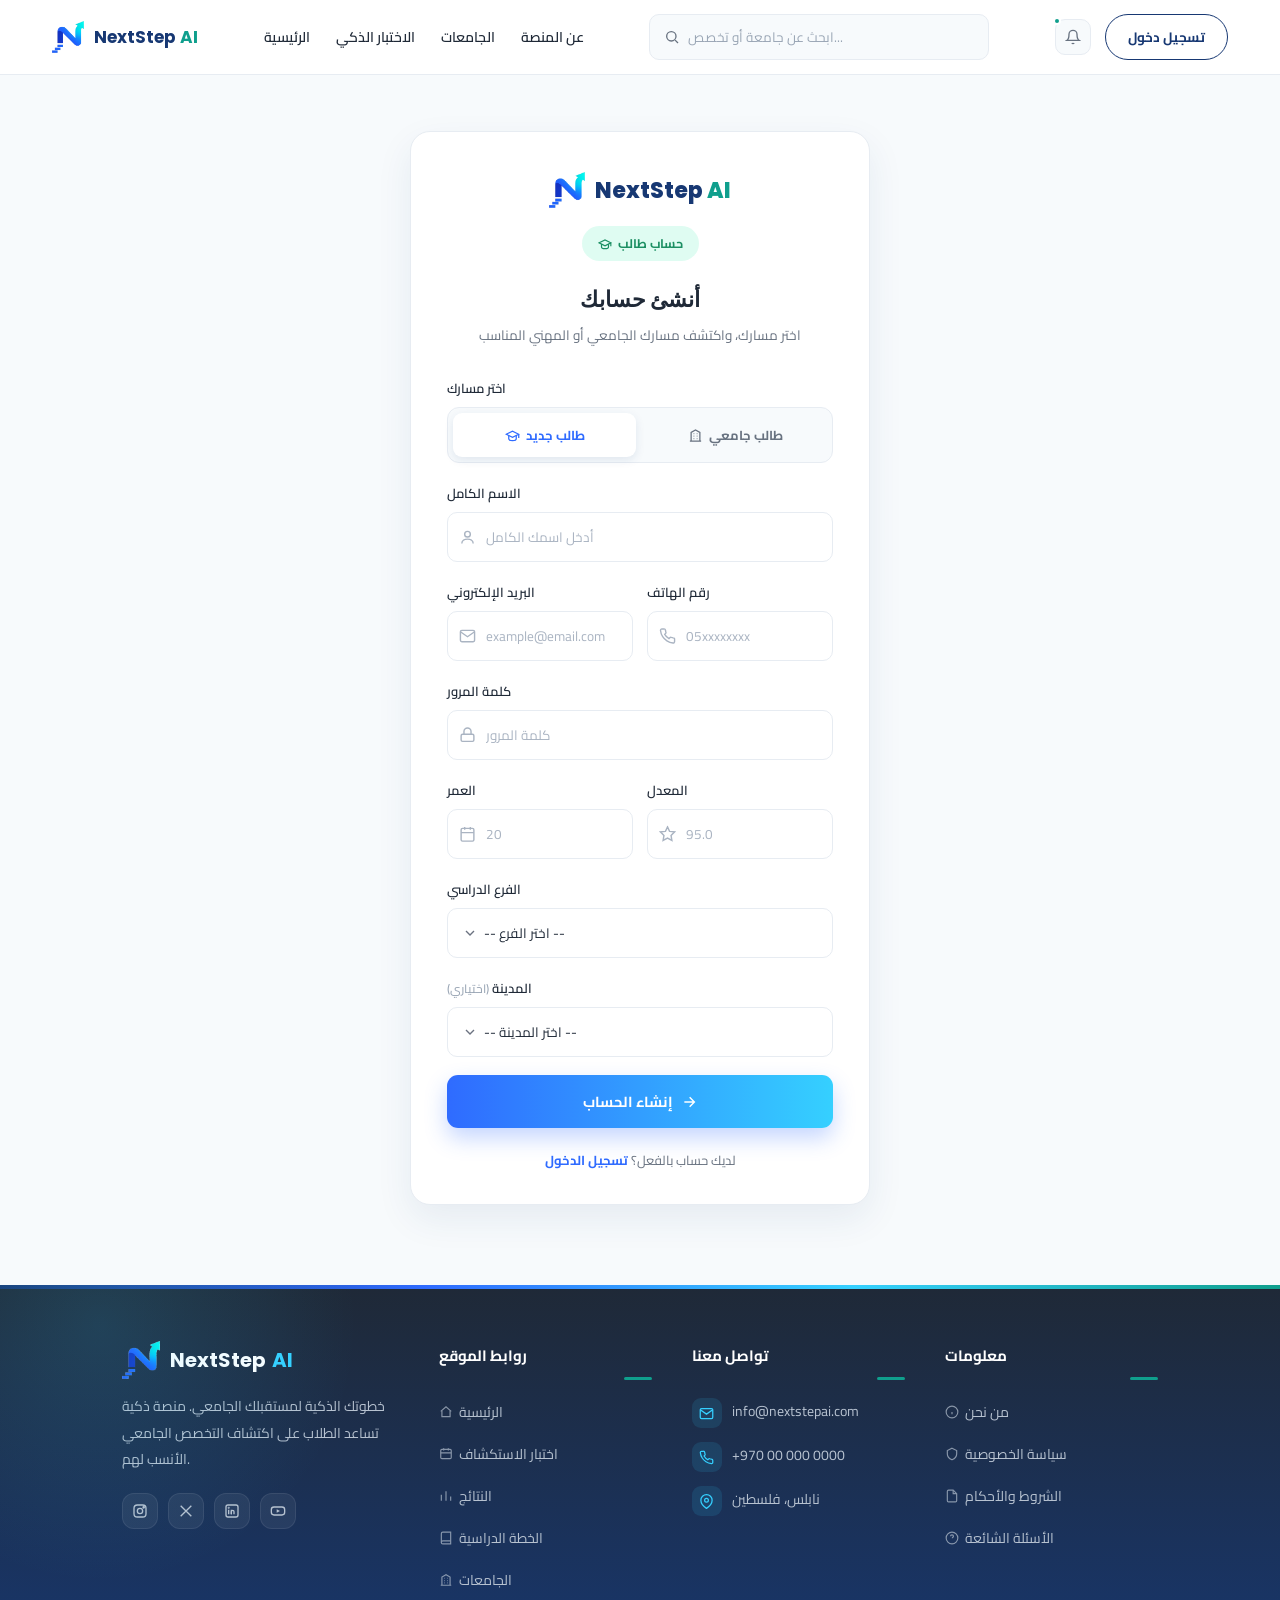
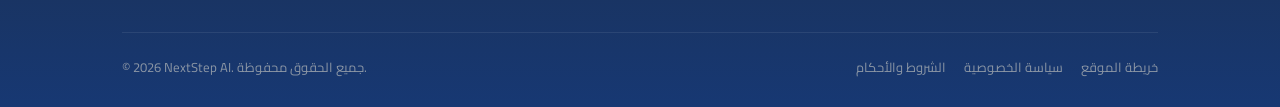
<file: fronted/student-signup.html>
<!DOCTYPE html>
<html lang="ar" dir="ltr">
<head>
<meta charset="UTF-8">
<meta name="viewport" content="width=device-width, initial-scale=1.0">
<title>إنشاء حساب طالب — NextStep AI</title>
<link rel="preconnect" href="https://fonts.googleapis.com">
<link href="https://fonts.googleapis.com/css2?family=Cairo:wght@400;500;600;700;800&family=Poppins:wght@400;500;600;700;800&display=swap" rel="stylesheet">
<link href="../css/app.css" rel="stylesheet">
<link href="../css/header.css" rel="stylesheet">
<link href="../css/signup.css" rel="stylesheet">
<link href="../css/footer.css" rel="stylesheet">
</head>
<body>

<!-- ======================= HEADER ======================= -->
<header class="site-header">
  <div class="nav-inner">
    <a href="../index.html" class="brand-mark">
      <img src="../assets/logo.png" alt="NextStep AI" class="brand-logo">
      <div class="brand-text">NextStep <span>AI</span></div>
    </a>

    <nav class="main-nav">
      <ul>
        <li><a href="../index.html">الرئيسية</a></li>
        <li><a href="quiz.html">الاختبار الذكي</a></li>
        <li><a href="universities.html">الجامعات</a></li>
        <li><a href="#">عن المنصة</a></li>
      </ul>
    </nav>

    <div class="search-box">
      <svg viewBox="0 0 24 24" fill="none" stroke="currentColor" stroke-width="2"><circle cx="11" cy="11" r="7"/><path d="M21 21l-4.3-4.3"/></svg>
      <input type="text" placeholder="ابحث عن جامعة أو تخصص...">
    </div>

    <div class="nav-actions">
      <div class="icon-btn">
        <svg viewBox="0 0 24 24" fill="none" stroke="currentColor" stroke-width="2"><path d="M18 8a6 6 0 0 0-12 0c0 7-3 9-3 9h18s-3-2-3-9"/><path d="M13.73 21a2 2 0 0 1-3.46 0"/></svg>
        <span class="dot"></span>
      </div>
      <a href="login.html" class="btn-signin">تسجيل دخول</a>
    </div>
  </div>
</header>

<!-- ======================= AUTH CARD ======================= -->
<div class="auth-wrap">
  <div class="auth-card">

    <div class="auth-logo">
      <img src="../assets/logo.png" alt="NextStep AI" class="brand-logo">
      <div class="brand-text">NextStep <span>AI</span></div>
    </div>

    <div class="auth-badge">
      <svg viewBox="0 0 24 24" fill="none" stroke="currentColor" stroke-width="2"><path d="M22 10v6M2 10l10-5 10 5-10 5-10-5z"/><path d="M6 12v5c0 1.5 2.5 3 6 3s6-1.5 6-3v-5"/></svg>
      حساب طالب
    </div>

    <h1 class="auth-title">أنشئ حسابك</h1>
    <p class="auth-subtitle" id="trackGoal">اختر مسارك، واكتشف مسارك الجامعي أو المهني المناسب</p>

    <form id="signupForm">

      <!-- اختيار المسار -->
      <div class="form-group">
        <label>اختر مسارك</label>
        <div class="type-toggle">
          <button type="button" class="type-btn active" data-track="new_student">
            <svg viewBox="0 0 24 24" fill="none" stroke="currentColor" stroke-width="2"><path d="M22 10v6M2 10l10-5 10 5-10 5-10-5z"/><path d="M6 12v5c0 1.5 2.5 3 6 3s6-1.5 6-3v-5"/></svg>
            طالب جديد
          </button>
          <button type="button" class="type-btn" data-track="university_student">
            <svg viewBox="0 0 24 24" fill="none" stroke="currentColor" stroke-width="2"><path d="M3 21h18M5 21V7l7-4 7 4v14M9 9h1M14 9h1M9 13h1M14 13h1M9 17h1M14 17h1"/></svg>
            طالب جامعي
          </button>
        </div>
        <input type="hidden" id="track" name="track" value="new_student">
      </div>

      <div class="form-group">
        <label for="full_name">الاسم الكامل</label>
        <div class="input-icon-wrap">
          <input type="text" class="form-control" id="full_name" name="full_name" placeholder="أدخل اسمك الكامل" required>
          <svg class="field-icon" viewBox="0 0 24 24" fill="none" stroke="currentColor" stroke-width="2"><circle cx="12" cy="8" r="4"/><path d="M4 21c0-4 4-6 8-6s8 2 8 6"/></svg>
        </div>
      </div>

      <div class="form-row-2">
        <div class="form-group">
          <label for="email">البريد الإلكتروني</label>
          <div class="input-icon-wrap">
            <input type="email" class="form-control" id="email" name="email" placeholder="example@email.com" required>
            <svg class="field-icon" viewBox="0 0 24 24" fill="none" stroke="currentColor" stroke-width="2"><rect x="2" y="4" width="20" height="16" rx="2"/><path d="M22 6l-10 7L2 6"/></svg>
          </div>
        </div>
        <div class="form-group">
          <label for="phone">رقم الهاتف</label>
          <div class="input-icon-wrap">
            <input type="tel" class="form-control" id="phone" name="phone" placeholder="05xxxxxxxx" required>
            <svg class="field-icon" viewBox="0 0 24 24" fill="none" stroke="currentColor" stroke-width="2"><path d="M22 16.92v3a2 2 0 0 1-2.18 2 19.79 19.79 0 0 1-8.63-3.07 19.5 19.5 0 0 1-6-6 19.79 19.79 0 0 1-3.07-8.67A2 2 0 0 1 4.11 2h3a2 2 0 0 1 2 1.72c.12.9.33 1.77.62 2.6a2 2 0 0 1-.45 2.11L8.09 9.62a16 16 0 0 0 6 6l1.19-1.19a2 2 0 0 1 2.11-.45c.83.29 1.7.5 2.6.62A2 2 0 0 1 22 16.92z"/></svg>
          </div>
        </div>
      </div>

      <div class="form-group">
        <label for="password">كلمة المرور</label>
        <div class="input-icon-wrap">
          <input type="password" class="form-control" id="password" name="password" placeholder="كلمة المرور" required>
          <svg class="field-icon" viewBox="0 0 24 24" fill="none" stroke="currentColor" stroke-width="2"><rect x="3" y="11" width="18" height="10" rx="2"/><path d="M7 11V7a5 5 0 0 1 10 0v4"/></svg>
        </div>
      </div>

      <!-- ======================= المسار الأول: طالب جديد (توجيه لأول مرة) ======================= -->
      <div class="conditional-fields" data-show-for="new_student">

        <div class="form-row-2">
          <div class="form-group">
            <label for="age">العمر</label>
            <div class="input-icon-wrap">
              <input type="number" class="form-control" id="age" name="age" placeholder="20" min="14" max="60" required>
              <svg class="field-icon" viewBox="0 0 24 24" fill="none" stroke="currentColor" stroke-width="2"><rect x="3" y="4" width="18" height="18" rx="2"/><path d="M16 2v4M8 2v4M3 10h18"/></svg>
            </div>
          </div>
          <div class="form-group">
            <label for="highschool_gpa">المعدل</label>
            <div class="input-icon-wrap">
              <input type="number" class="form-control" id="highschool_gpa" name="highschool_gpa" placeholder="95.0" min="0" max="100" step="0.1" required>
              <svg class="field-icon" viewBox="0 0 24 24" fill="none" stroke="currentColor" stroke-width="2"><path d="M12 2l2.9 6.3L22 9l-5 5 1.2 7L12 17.8 5.8 21 7 14 2 9l7.1-.7z"/></svg>
            </div>
          </div>
        </div>

        <!-- الفرع الدراسي — القيم لاحقاً هتنجلب من قاعدة البيانات عبر API -->
        <div class="form-group">
          <label for="highschool_branch_id">الفرع الدراسي</label>
          <select class="form-control" id="highschool_branch_id" name="highschool_branch_id" required>
            <option value="">-- اختر الفرع --</option>
            <option value="1">علمي</option>
            <option value="2">أدبي</option>
            <option value="3">تجاري</option>
            <option value="4">صناعي</option>
            <option value="5">شرعي</option>
          </select>
        </div>

      </div>

      <!-- ======================= المسار الثاني: طالب جامعي (إرشاد ومتابعة) ======================= -->
      <div class="conditional-fields" data-show-for="university_student" style="display:none;">

        <div class="form-row-2">
          <!-- الجامعة الحالية — القيم لاحقاً هتنجلب من قاعدة البيانات عبر API -->
          <div class="form-group">
            <label for="current_university_id">الجامعة الحالية</label>
            <select class="form-control" id="current_university_id" name="current_university_id">
              <option value="">-- اختر الجامعة --</option>
              <option value="1">جامعة النجاح الوطنية</option>
              <option value="2">الجامعة الإسلامية</option>
              <option value="3">جامعة الأزهر</option>
              <option value="4">جامعة بيرزيت</option>
              <option value="5">جامعة بوليتكنك فلسطين</option>
            </select>
          </div>
          <!-- التخصص الحالي — القيم لاحقاً هتنجلب من قاعدة البيانات عبر API -->
          <div class="form-group">
            <label for="current_major_id">التخصص الحالي</label>
            <select class="form-control" id="current_major_id" name="current_major_id">
              <option value="">-- اختر التخصص --</option>
              <option value="1">علوم الحاسوب</option>
              <option value="2">هندسة البرمجيات</option>
              <option value="3">إدارة الأعمال</option>
              <option value="4">الطب البشري</option>
              <option value="5">القانون</option>
            </select>
          </div>
        </div>

        <div class="form-row-2">
          <div class="form-group">
            <label for="academic_level">السنة الدراسية / المستوى</label>
            <select class="form-control" id="academic_level" name="academic_level">
              <option value="">-- اختر المستوى --</option>
              <option value="1">السنة الأولى</option>
              <option value="2">السنة الثانية</option>
              <option value="3">السنة الثالثة</option>
              <option value="4">السنة الرابعة</option>
              <option value="5">السنة الخامسة فأكثر</option>
            </select>
          </div>
          <div class="form-group">
            <label for="cumulative_gpa">المعدل التراكمي <span class="optional">(اختياري)</span></label>
            <div class="input-icon-wrap">
              <input type="number" class="form-control" id="cumulative_gpa" name="cumulative_gpa" placeholder="3.2" min="0" max="4" step="0.01">
              <svg class="field-icon" viewBox="0 0 24 24" fill="none" stroke="currentColor" stroke-width="2"><path d="M12 2l2.9 6.3L22 9l-5 5 1.2 7L12 17.8 5.8 21 7 14 2 9l7.1-.7z"/></svg>
            </div>
          </div>
        </div>

      </div>

      <div class="form-group">
        <label for="city_id">المدينة <span class="optional">(اختياري)</span></label>
        <select class="form-control" id="city_id" name="city_id">
          <option value="">-- اختر المدينة --</option>
          <option value="1">نابلس</option>
          <option value="2">رام الله</option>
          <option value="3">الخليل</option>
          <option value="4">جنين</option>
          <option value="5">بيت لحم</option>
        </select>
      </div>

      <button type="submit" class="btn-submit">
        إنشاء الحساب
        <svg viewBox="0 0 24 24" fill="none" stroke="currentColor" stroke-width="2.2"><path d="M5 12h14M13 5l7 7-7 7"/></svg>
      </button>
    </form>

    <p class="auth-footer-text">لديك حساب بالفعل؟ <a href="login.html">تسجيل الدخول</a></p>
  </div>
</div>

<script>
  const trackBtns = document.querySelectorAll('.type-btn');
  const trackInput = document.getElementById('track');
  const trackGoalText = document.getElementById('trackGoal');
  const newStudentFields = document.querySelector('.conditional-fields[data-show-for="new_student"]');
  const universityFields = document.querySelector('.conditional-fields[data-show-for="university_student"]');

  const goals = {
    new_student: 'الهدف: اختيار تخصص وجامعة مناسبة',
    university_student: 'الهدف: تطوير المسار الأكاديمي والمهني أثناء الدراسة'
  };

  function setRequiredWithin(container, isRequired){
    container.querySelectorAll('input, select').forEach(field => {
      // المعدل التراكمي بمسار الطالب الجامعي اختياري دايماً، حتى لما القسم يكون ظاهر
      if (field.id === 'cumulative_gpa') return;
      field.required = isRequired;
    });
  }

  trackBtns.forEach(btn => {
    btn.addEventListener('click', () => {
      trackBtns.forEach(b => b.classList.remove('active'));
      btn.classList.add('active');
      const track = btn.dataset.track;
      trackInput.value = track;
      trackGoalText.textContent = goals[track];

      if (track === 'new_student'){
        newStudentFields.style.display = 'block';
        universityFields.style.display = 'none';
        setRequiredWithin(newStudentFields, true);
        setRequiredWithin(universityFields, false);
      } else {
        newStudentFields.style.display = 'none';
        universityFields.style.display = 'block';
        setRequiredWithin(newStudentFields, false);
        setRequiredWithin(universityFields, true);
      }
    });
  });
</script>

<!-- ======================= FOOTER ======================= -->
<footer class="site-footer">
  <div class="footer-inner">
    <div class="footer-top">
 
      <!-- Brand -->
      <div class="footer-col footer-brand">
        <div class="brand-mark">
          <img src="../assets/logo.png" alt="NextStep AI" class="brand-logo">
          <div class="brand-text">NextStep <span>AI</span></div>
        </div>
        <p class="tagline">خطوتك الذكية لمستقبلك الجامعي. منصة ذكية تساعد الطلاب على اكتشاف التخصص الجامعي الأنسب لهم.</p>
        <div class="social-row">
          <a href="#" aria-label="Instagram">
            <svg viewBox="0 0 24 24" fill="none" stroke="currentColor" stroke-width="2"><rect x="3" y="3" width="18" height="18" rx="5"/><circle cx="12" cy="12" r="4"/><circle cx="17.5" cy="6.5" r="1"/></svg>
          </a>
          <a href="#" aria-label="Twitter/X">
            <svg viewBox="0 0 24 24" fill="none" stroke="currentColor" stroke-width="2"><path d="M4 4l16 16M20 4L4 20"/></svg>
          </a>
          <a href="#" aria-label="LinkedIn">
            <svg viewBox="0 0 24 24" fill="none" stroke="currentColor" stroke-width="2"><rect x="3" y="3" width="18" height="18" rx="3"/><line x1="7" y1="10" x2="7" y2="17"/><circle cx="7" cy="7" r="0.5" fill="currentColor"/><path d="M11 17v-4a2 2 0 0 1 4 0v4"/><line x1="11" y1="10" x2="11" y2="17"/></svg>
          </a>
          <a href="#" aria-label="YouTube">
            <svg viewBox="0 0 24 24" fill="none" stroke="currentColor" stroke-width="2"><rect x="2" y="6" width="20" height="12" rx="4"/><path d="M10 9.5l5 2.5-5 2.5z" fill="currentColor" stroke="none"/></svg>
          </a>
        </div>
      </div>
 
      <!-- Site pages -->
      <div class="footer-col">
        <h4>روابط الموقع</h4>
        <ul>
          <li><a href="../index.html"><svg viewBox="0 0 24 24" fill="none" stroke="currentColor" stroke-width="2"><path d="M3 11l9-8 9 8"/><path d="M5 10v10h14V10"/></svg>الرئيسية</a></li>
          <li><a href="quiz.html"><svg viewBox="0 0 24 24" fill="none" stroke="currentColor" stroke-width="2"><rect x="3" y="4" width="18" height="16" rx="2"/><path d="M8 2v4M16 2v4M3 10h18"/></svg>اختبار الاستكشاف</a></li>
          <li><a href="results.html"><svg viewBox="0 0 24 24" fill="none" stroke="currentColor" stroke-width="2"><path d="M4 20V10M12 20V4M20 20v-7"/></svg>النتائج</a></li>
          <li><a href="study-plan.html"><svg viewBox="0 0 24 24" fill="none" stroke="currentColor" stroke-width="2"><path d="M4 19.5A2.5 2.5 0 0 1 6.5 17H20"/><path d="M6.5 2H20v20H6.5A2.5 2.5 0 0 1 4 19.5v-15A2.5 2.5 0 0 1 6.5 2z"/></svg>الخطة الدراسية</a></li>
          <li><a href="universities.html"><svg viewBox="0 0 24 24" fill="none" stroke="currentColor" stroke-width="2"><path d="M3 21h18M5 21V7l7-4 7 4v14M9 9h1M14 9h1M9 13h1M14 13h1M9 17h1M14 17h1"/></svg>الجامعات</a></li>
        </ul>
      </div>
 
      <!-- Contact us -->
      <div class="footer-col">
        <h4>تواصل معنا</h4>
        <div class="contact-item">
          <div class="icon-wrap"><svg viewBox="0 0 24 24" fill="none" stroke="currentColor" stroke-width="2"><path d="M4 4h16v16H4z" opacity="0"/><path d="M22 6l-10 7L2 6"/><rect x="2" y="4" width="20" height="16" rx="2"/></svg></div>
          <a href="mailto:info@nextstepai.com">info@nextstepai.com</a>
        </div>
        <div class="contact-item">
          <div class="icon-wrap"><svg viewBox="0 0 24 24" fill="none" stroke="currentColor" stroke-width="2"><path d="M22 16.92v3a2 2 0 0 1-2.18 2 19.79 19.79 0 0 1-8.63-3.07 19.5 19.5 0 0 1-6-6 19.79 19.79 0 0 1-3.07-8.67A2 2 0 0 1 4.11 2h3a2 2 0 0 1 2 1.72c.12.9.33 1.77.62 2.6a2 2 0 0 1-.45 2.11L8.09 9.62a16 16 0 0 0 6 6l1.19-1.19a2 2 0 0 1 2.11-.45c.83.29 1.7.5 2.6.62A2 2 0 0 1 22 16.92z"/></svg></div>
          <a href="tel:+970000000">+970 00 000 0000</a>
        </div>
        <div class="contact-item">
          <div class="icon-wrap"><svg viewBox="0 0 24 24" fill="none" stroke="currentColor" stroke-width="2"><path d="M21 10c0 7-9 13-9 13s-9-6-9-13a9 9 0 0 1 18 0z"/><circle cx="12" cy="10" r="3"/></svg></div>
          <span>نابلس، فلسطين</span>
        </div>
      </div>
 
      <!-- Information -->
      <div class="footer-col">
        <h4>معلومات</h4>
        <ul>
          <li><a href="#"><svg viewBox="0 0 24 24" fill="none" stroke="currentColor" stroke-width="2"><circle cx="12" cy="12" r="10"/><path d="M12 16v-4M12 8h.01"/></svg>من نحن</a></li>
          <li><a href="#"><svg viewBox="0 0 24 24" fill="none" stroke="currentColor" stroke-width="2"><path d="M12 2l8 4v6c0 5-3.5 8-8 10-4.5-2-8-5-8-10V6l8-4z"/></svg>سياسة الخصوصية</a></li>
          <li><a href="#"><svg viewBox="0 0 24 24" fill="none" stroke="currentColor" stroke-width="2"><path d="M14 2H6a2 2 0 0 0-2 2v16a2 2 0 0 0 2 2h12a2 2 0 0 0 2-2V8z"/><path d="M14 2v6h6"/></svg>الشروط والأحكام</a></li>
          <li><a href="#"><svg viewBox="0 0 24 24" fill="none" stroke="currentColor" stroke-width="2"><circle cx="12" cy="12" r="10"/><path d="M9.5 9a2.5 2.5 0 0 1 5 0c0 1.5-2 2-2 3.5M12 17h.01"/></svg>الأسئلة الشائعة</a></li>
        </ul>
      </div>
 
    </div>
 
    <div class="footer-bottom">
      <p>© 2026 NextStep AI. جميع الحقوق محفوظة.</p>
      <div class="legal-links">
        <a href="#">الشروط والأحكام</a>
        <a href="#">سياسة الخصوصية</a>
        <a href="#">خريطة الموقع</a>
      </div>
    </div>
  </div>
</footer>
</body>
</html>
</file>
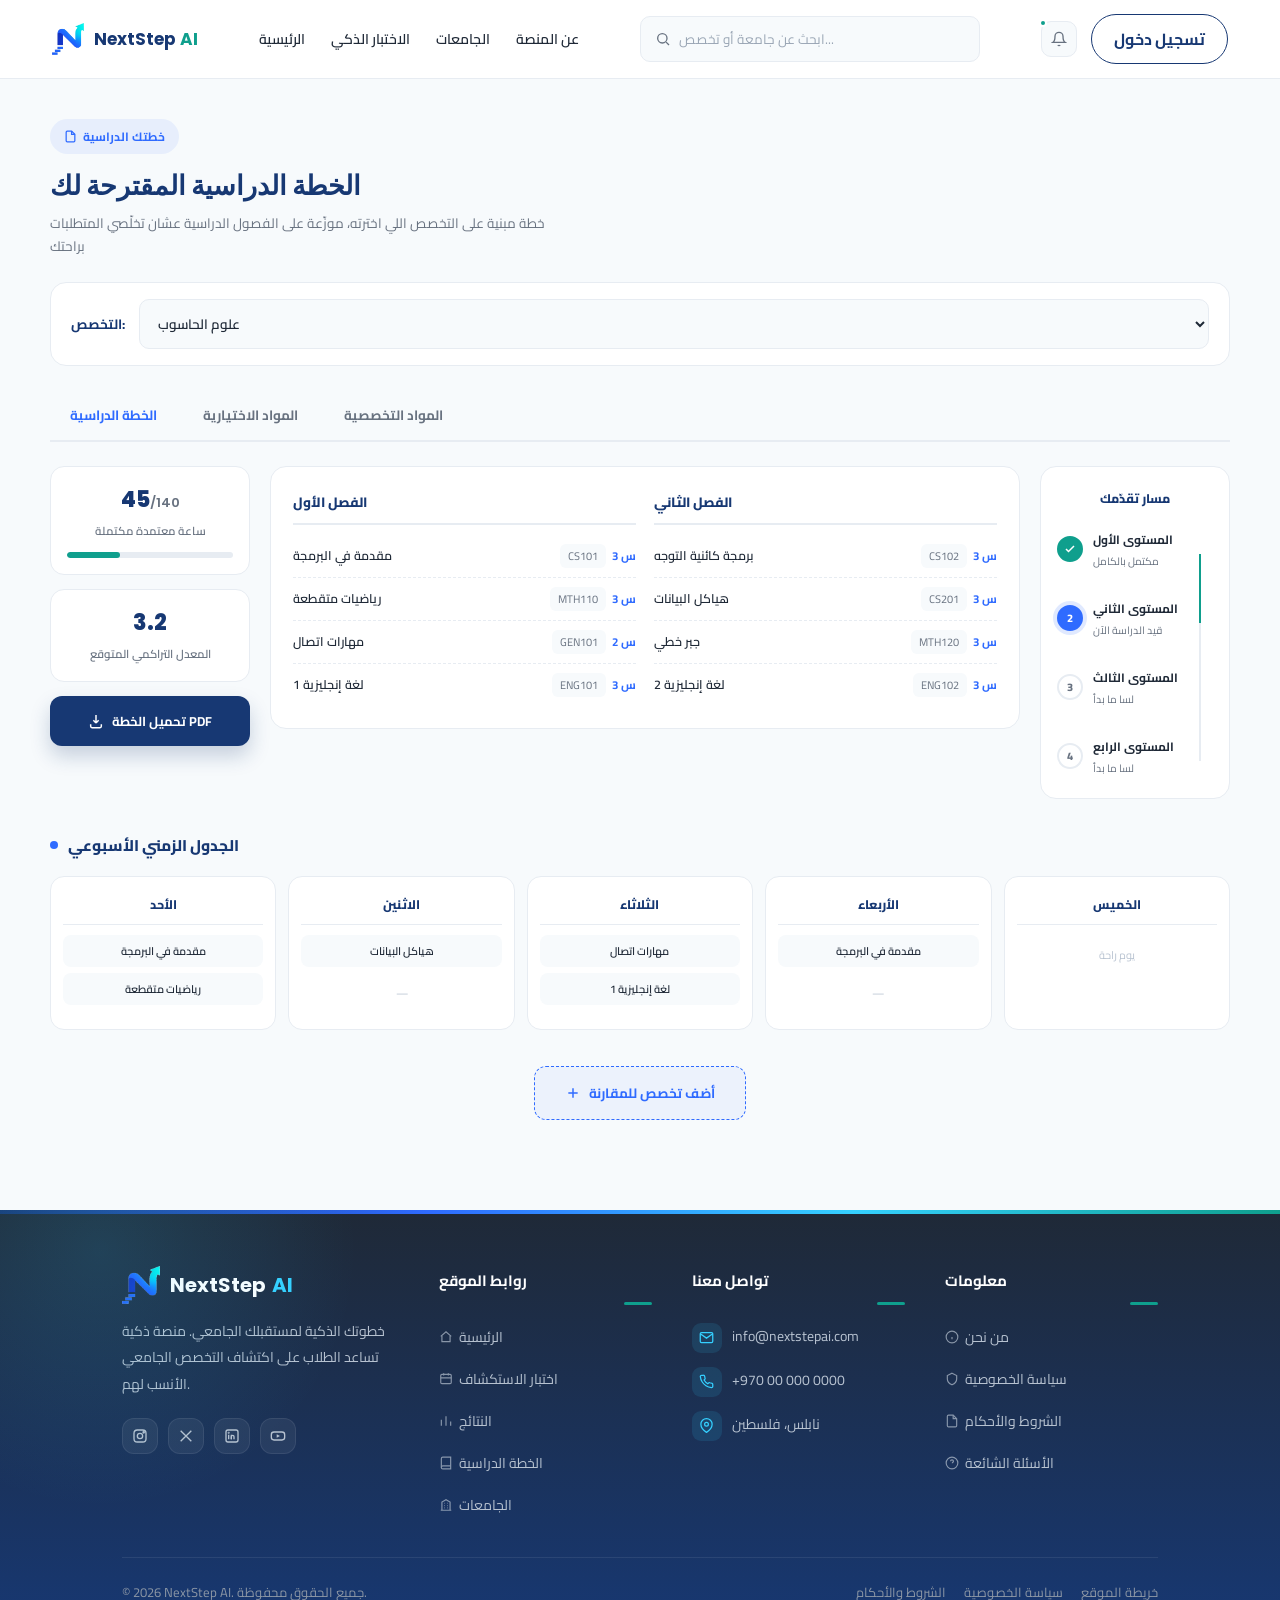
<file: fronted/study-plan.html>
<!DOCTYPE html>
<html lang="ar" dir="ltr">
<head>
<meta charset="UTF-8">
<meta name="viewport" content="width=device-width, initial-scale=1.0">
<title>الخطة الدراسية — NextStep AI</title>
<link rel="preconnect" href="https://fonts.googleapis.com">
<link href="https://fonts.googleapis.com/css2?family=Cairo:wght@400;500;600;700;800&family=Poppins:wght@400;500;600;700;800&display=swap" rel="stylesheet">
<link href="../css/app.css" rel="stylesheet">
<link href="../css/header.css" rel="stylesheet">
<link href="../css/study-plan.css" rel="stylesheet">
<link href="../css/footer.css" rel="stylesheet">
</head>
<body>

<!-- ======================= HEADER ======================= -->
<header class="site-header">
  <div class="nav-inner">
    <a href="../index.html" class="brand-mark">
      <img src="../assets/logo.png" alt="NextStep AI" class="brand-logo">
      <div class="brand-text">NextStep <span>AI</span></div>
    </a>

    <nav class="main-nav">
      <ul>
        <li><a href="../index.html">الرئيسية</a></li>
        <li><a href="quiz.html">الاختبار الذكي</a></li>
        <li><a href="universities.html">الجامعات</a></li>
        <li><a href="#">عن المنصة</a></li>
      </ul>
    </nav>

    <div class="search-box">
      <svg viewBox="0 0 24 24" fill="none" stroke="currentColor" stroke-width="2"><circle cx="11" cy="11" r="7"/><path d="M21 21l-4.3-4.3"/></svg>
      <input type="text" placeholder="ابحث عن جامعة أو تخصص...">
    </div>

    <div class="nav-actions">
      <div class="icon-btn">
        <svg viewBox="0 0 24 24" fill="none" stroke="currentColor" stroke-width="2"><path d="M18 8a6 6 0 0 0-12 0c0 7-3 9-3 9h18s-3-2-3-9"/><path d="M13.73 21a2 2 0 0 1-3.46 0"/></svg>
        <span class="dot"></span>
      </div>
      <a href="login.html" class="btn-signin">تسجيل دخول</a>
    </div>
  </div>
</header>

<!-- ======================= STUDY PLAN ======================= -->
<div class="plan-wrap">
  <div class="plan-inner">

    <div class="plan-head">
      <span class="plan-eyebrow">
        <svg width="13" height="13" viewBox="0 0 24 24" fill="none" stroke="currentColor" stroke-width="2.3"><path d="M14 2H6a2 2 0 0 0-2 2v16a2 2 0 0 0 2 2h12a2 2 0 0 0 2-2V8z"/><path d="M14 2v6h6"/></svg>
        خطتك الدراسية
      </span>
      <h1>الخطة الدراسية المقترحة لك</h1>
      <p>خطة مبنية على التخصص اللي اخترته، موزّعة على الفصول الدراسية عشان تخلّصي المتطلبات براحتك</p>
    </div>

    <!-- Major selector -->
    <div class="major-select-row">
      <label for="majorSelect">التخصص:</label>
      <select class="major-select" id="majorSelect">
        <option>علوم الحاسوب</option>
        <option>هندسة البرمجيات</option>
        <option>نظم المعلومات</option>
        <option>الأمن السيبراني</option>
      </select>
    </div>

    <!-- Tabs -->
    <div class="plan-tabs" role="tablist">
      <button class="plan-tab active" data-tab="required" type="button">الخطة الدراسية</button>
      <button class="plan-tab" data-tab="elective" type="button">المواد الاختيارية</button>
      <button class="plan-tab" data-tab="major" type="button">المواد التخصصية</button>
    </div>

    <!-- Main layout -->
    <div class="plan-layout">

      <!-- Left: stats -->
      <div class="plan-stats">
        <div class="stat-card">
          <div class="stat-value">45<span>/140</span></div>
          <div class="stat-label">ساعة معتمدة مكتملة</div>
          <div class="stat-bar"><div class="stat-bar-fill" style="width:32%;"></div></div>
        </div>
        <div class="stat-card">
          <div class="stat-value">3.2</div>
          <div class="stat-label">المعدل التراكمي المتوقع</div>
        </div>
        <button class="btn-download-pdf" id="btnDownloadPdf" type="button">
          <svg viewBox="0 0 24 24" fill="none" stroke="currentColor" stroke-width="2.2"><path d="M12 3v12m0 0l-4-4m4 4l4-4"/><path d="M4 17v3a2 2 0 0 0 2 2h12a2 2 0 0 0 2-2v-3"/></svg>
          تحميل الخطة PDF
        </button>
      </div>

      <!-- Center: table -->
      <div class="plan-table-wrap">

        <!-- الخطة الدراسية (required courses) -->
        <div class="tab-panel" data-panel="required">
          <div class="semesters-grid">
            <div class="semester-block">
              <h3>الفصل الأول</h3>
              <div class="course-row"><span class="course-name">مقدمة في البرمجة</span><span class="course-meta"><span class="course-code">CS101</span><span class="course-hours">3 س</span></span></div>
              <div class="course-row"><span class="course-name">رياضيات متقطعة</span><span class="course-meta"><span class="course-code">MTH110</span><span class="course-hours">3 س</span></span></div>
              <div class="course-row"><span class="course-name">مهارات اتصال</span><span class="course-meta"><span class="course-code">GEN101</span><span class="course-hours">2 س</span></span></div>
              <div class="course-row"><span class="course-name">لغة إنجليزية 1</span><span class="course-meta"><span class="course-code">ENG101</span><span class="course-hours">3 س</span></span></div>
            </div>
            <div class="semester-block">
              <h3>الفصل الثاني</h3>
              <div class="course-row"><span class="course-name">برمجة كائنية التوجه</span><span class="course-meta"><span class="course-code">CS102</span><span class="course-hours">3 س</span></span></div>
              <div class="course-row"><span class="course-name">هياكل البيانات</span><span class="course-meta"><span class="course-code">CS201</span><span class="course-hours">3 س</span></span></div>
              <div class="course-row"><span class="course-name">جبر خطي</span><span class="course-meta"><span class="course-code">MTH120</span><span class="course-hours">3 س</span></span></div>
              <div class="course-row"><span class="course-name">لغة إنجليزية 2</span><span class="course-meta"><span class="course-code">ENG102</span><span class="course-hours">3 س</span></span></div>
            </div>
          </div>
        </div>

        <!-- المواد الاختيارية (elective courses) -->
        <div class="tab-panel" data-panel="elective" style="display:none;">
          <div class="semesters-grid">
            <div class="semester-block">
              <h3>اختياري عام</h3>
              <div class="course-row"><span class="course-name">مبادئ ريادة الأعمال</span><span class="course-meta"><span class="course-code">GEN210</span><span class="course-hours">3 س</span></span></div>
              <div class="course-row"><span class="course-name">مدخل إلى علم النفس</span><span class="course-meta"><span class="course-code">GEN220</span><span class="course-hours">3 س</span></span></div>
              <div class="course-row"><span class="course-name">تاريخ فلسطين الحديث</span><span class="course-meta"><span class="course-code">GEN230</span><span class="course-hours">3 س</span></span></div>
            </div>
            <div class="semester-block">
              <h3>اختياري كلية</h3>
              <div class="course-row"><span class="course-name">تصميم واجهات المستخدم</span><span class="course-meta"><span class="course-code">CS310</span><span class="course-hours">3 س</span></span></div>
              <div class="course-row"><span class="course-name">إدارة المشاريع التقنية</span><span class="course-meta"><span class="course-code">CS320</span><span class="course-hours">3 س</span></span></div>
              <div class="course-row"><span class="course-name">مقدمة في ريادة الأعمال التقنية</span><span class="course-meta"><span class="course-code">CS330</span><span class="course-hours">3 س</span></span></div>
            </div>
          </div>
        </div>

        <!-- المواد التخصصية (major-specific courses) -->
        <div class="tab-panel" data-panel="major" style="display:none;">
          <div class="semesters-grid">
            <div class="semester-block">
              <h3>الفصل الخامس</h3>
              <div class="course-row"><span class="course-name">قواعد البيانات</span><span class="course-meta"><span class="course-code">CS301</span><span class="course-hours">3 س</span></span></div>
              <div class="course-row"><span class="course-name">أنظمة التشغيل</span><span class="course-meta"><span class="course-code">CS302</span><span class="course-hours">3 س</span></span></div>
              <div class="course-row"><span class="course-name">هندسة البرمجيات</span><span class="course-meta"><span class="course-code">CS303</span><span class="course-hours">3 س</span></span></div>
            </div>
            <div class="semester-block">
              <h3>الفصل السادس</h3>
              <div class="course-row"><span class="course-name">شبكات الحاسوب</span><span class="course-meta"><span class="course-code">CS304</span><span class="course-hours">3 س</span></span></div>
              <div class="course-row"><span class="course-name">الذكاء الاصطناعي</span><span class="course-meta"><span class="course-code">CS305</span><span class="course-hours">3 س</span></span></div>
              <div class="course-row"><span class="course-name">أمن المعلومات</span><span class="course-meta"><span class="course-code">CS306</span><span class="course-hours">3 س</span></span></div>
            </div>
          </div>
        </div>

      </div>

      <!-- Right: vertical progress track -->
      <div class="progress-track">
        <h4>مسار تقدّمك</h4>
        <div class="level-item done">
          <div class="level-dot"><svg width="12" height="12" viewBox="0 0 24 24" fill="none" stroke="currentColor" stroke-width="3"><path d="M20 6L9 17l-5-5"/></svg></div>
          <div class="level-info">
            <div class="level-name">المستوى الأول</div>
            <div class="level-sub">مكتمل بالكامل</div>
          </div>
        </div>
        <div class="level-item active">
          <div class="level-dot">2</div>
          <div class="level-info">
            <div class="level-name">المستوى الثاني</div>
            <div class="level-sub">قيد الدراسة الآن</div>
          </div>
        </div>
        <div class="level-item">
          <div class="level-dot">3</div>
          <div class="level-info">
            <div class="level-name">المستوى الثالث</div>
            <div class="level-sub">لسا ما بدأ</div>
          </div>
        </div>
        <div class="level-item">
          <div class="level-dot">4</div>
          <div class="level-info">
            <div class="level-name">المستوى الرابع</div>
            <div class="level-sub">لسا ما بدأ</div>
          </div>
        </div>
      </div>

    </div>

    <!-- Weekly schedule -->
    <div class="schedule-section">
      <div class="section-title"><span class="dot"></span>الجدول الزمني الأسبوعي</div>
      <div class="schedule-row">
        <div class="day-card">
          <div class="day-name">الأحد</div>
          <div class="day-slot">مقدمة في البرمجة</div>
          <div class="day-slot">رياضيات متقطعة</div>
        </div>
        <div class="day-card">
          <div class="day-name">الاثنين</div>
          <div class="day-slot">هياكل البيانات</div>
          <div class="day-empty">—</div>
        </div>
        <div class="day-card">
          <div class="day-name">الثلاثاء</div>
          <div class="day-slot">مهارات اتصال</div>
          <div class="day-slot">لغة إنجليزية 1</div>
        </div>
        <div class="day-card">
          <div class="day-name">الأربعاء</div>
          <div class="day-slot">مقدمة في البرمجة</div>
          <div class="day-empty">—</div>
        </div>
        <div class="day-card">
          <div class="day-name">الخميس</div>
          <div class="day-empty">يوم راحة</div>
        </div>
      </div>
    </div>

    <!-- Compare button -->
    <div class="plan-compare-wrap">
      <button class="btn-compare" id="btnCompare" type="button">
        <svg viewBox="0 0 24 24" fill="none" stroke="currentColor" stroke-width="2.2"><path d="M12 5v14M5 12h14"/></svg>
        أضف تخصص للمقارنة
      </button>
    </div>

  </div>
</div>

<!-- ======================= FOOTER ======================= -->
<footer class="site-footer">
  <div class="footer-inner">
    <div class="footer-top">

      <!-- Brand -->
      <div class="footer-col footer-brand">
        <div class="brand-mark">
          <img src="../assets/logo.png" alt="NextStep AI" class="brand-logo">
          <div class="brand-text">NextStep <span>AI</span></div>
        </div>
        <p class="tagline">خطوتك الذكية لمستقبلك الجامعي. منصة ذكية تساعد الطلاب على اكتشاف التخصص الجامعي الأنسب لهم.</p>
        <div class="social-row">
          <a href="#" aria-label="Instagram">
            <svg viewBox="0 0 24 24" fill="none" stroke="currentColor" stroke-width="2"><rect x="3" y="3" width="18" height="18" rx="5"/><circle cx="12" cy="12" r="4"/><circle cx="17.5" cy="6.5" r="1"/></svg>
          </a>
          <a href="#" aria-label="Twitter/X">
            <svg viewBox="0 0 24 24" fill="none" stroke="currentColor" stroke-width="2"><path d="M4 4l16 16M20 4L4 20"/></svg>
          </a>
          <a href="#" aria-label="LinkedIn">
            <svg viewBox="0 0 24 24" fill="none" stroke="currentColor" stroke-width="2"><rect x="3" y="3" width="18" height="18" rx="3"/><line x1="7" y1="10" x2="7" y2="17"/><circle cx="7" cy="7" r="0.5" fill="currentColor"/><path d="M11 17v-4a2 2 0 0 1 4 0v4"/><line x1="11" y1="10" x2="11" y2="17"/></svg>
          </a>
          <a href="#" aria-label="YouTube">
            <svg viewBox="0 0 24 24" fill="none" stroke="currentColor" stroke-width="2"><rect x="2" y="6" width="20" height="12" rx="4"/><path d="M10 9.5l5 2.5-5 2.5z" fill="currentColor" stroke="none"/></svg>
          </a>
        </div>
      </div>

      <!-- Site pages -->
      <div class="footer-col">
        <h4>روابط الموقع</h4>
        <ul>
          <li><a href="../index.html"><svg viewBox="0 0 24 24" fill="none" stroke="currentColor" stroke-width="2"><path d="M3 11l9-8 9 8"/><path d="M5 10v10h14V10"/></svg>الرئيسية</a></li>
          <li><a href="quiz.html"><svg viewBox="0 0 24 24" fill="none" stroke="currentColor" stroke-width="2"><rect x="3" y="4" width="18" height="16" rx="2"/><path d="M8 2v4M16 2v4M3 10h18"/></svg>اختبار الاستكشاف</a></li>
          <li><a href="results.html"><svg viewBox="0 0 24 24" fill="none" stroke="currentColor" stroke-width="2"><path d="M4 20V10M12 20V4M20 20v-7"/></svg>النتائج</a></li>
          <li><a href="study-plan.html"><svg viewBox="0 0 24 24" fill="none" stroke="currentColor" stroke-width="2"><path d="M4 19.5A2.5 2.5 0 0 1 6.5 17H20"/><path d="M6.5 2H20v20H6.5A2.5 2.5 0 0 1 4 19.5v-15A2.5 2.5 0 0 1 6.5 2z"/></svg>الخطة الدراسية</a></li>
          <li><a href="universities.html"><svg viewBox="0 0 24 24" fill="none" stroke="currentColor" stroke-width="2"><path d="M3 21h18M5 21V7l7-4 7 4v14M9 9h1M14 9h1M9 13h1M14 13h1M9 17h1M14 17h1"/></svg>الجامعات</a></li>
        </ul>
      </div>

      <!-- Contact us -->
      <div class="footer-col">
        <h4>تواصل معنا</h4>
        <div class="contact-item">
          <div class="icon-wrap"><svg viewBox="0 0 24 24" fill="none" stroke="currentColor" stroke-width="2"><path d="M4 4h16v16H4z" opacity="0"/><path d="M22 6l-10 7L2 6"/><rect x="2" y="4" width="20" height="16" rx="2"/></svg></div>
          <a href="mailto:info@nextstepai.com">info@nextstepai.com</a>
        </div>
        <div class="contact-item">
          <div class="icon-wrap"><svg viewBox="0 0 24 24" fill="none" stroke="currentColor" stroke-width="2"><path d="M22 16.92v3a2 2 0 0 1-2.18 2 19.79 19.79 0 0 1-8.63-3.07 19.5 19.5 0 0 1-6-6 19.79 19.79 0 0 1-3.07-8.67A2 2 0 0 1 4.11 2h3a2 2 0 0 1 2 1.72c.12.9.33 1.77.62 2.6a2 2 0 0 1-.45 2.11L8.09 9.62a16 16 0 0 0 6 6l1.19-1.19a2 2 0 0 1 2.11-.45c.83.29 1.7.5 2.6.62A2 2 0 0 1 22 16.92z"/></svg></div>
          <a href="tel:+970000000">+970 00 000 0000</a>
        </div>
        <div class="contact-item">
          <div class="icon-wrap"><svg viewBox="0 0 24 24" fill="none" stroke="currentColor" stroke-width="2"><path d="M21 10c0 7-9 13-9 13s-9-6-9-13a9 9 0 0 1 18 0z"/><circle cx="12" cy="10" r="3"/></svg></div>
          <span>نابلس، فلسطين</span>
        </div>
      </div>

      <!-- Information -->
      <div class="footer-col">
        <h4>معلومات</h4>
        <ul>
          <li><a href="#"><svg viewBox="0 0 24 24" fill="none" stroke="currentColor" stroke-width="2"><circle cx="12" cy="12" r="10"/><path d="M12 16v-4M12 8h.01"/></svg>من نحن</a></li>
          <li><a href="#"><svg viewBox="0 0 24 24" fill="none" stroke="currentColor" stroke-width="2"><path d="M12 2l8 4v6c0 5-3.5 8-8 10-4.5-2-8-5-8-10V6l8-4z"/></svg>سياسة الخصوصية</a></li>
          <li><a href="#"><svg viewBox="0 0 24 24" fill="none" stroke="currentColor" stroke-width="2"><path d="M14 2H6a2 2 0 0 0-2 2v16a2 2 0 0 0 2 2h12a2 2 0 0 0 2-2V8z"/><path d="M14 2v6h6"/></svg>الشروط والأحكام</a></li>
          <li><a href="#"><svg viewBox="0 0 24 24" fill="none" stroke="currentColor" stroke-width="2"><circle cx="12" cy="12" r="10"/><path d="M9.5 9a2.5 2.5 0 0 1 5 0c0 1.5-2 2-2 3.5M12 17h.01"/></svg>الأسئلة الشائعة</a></li>
        </ul>
      </div>

    </div>

    <div class="footer-bottom">
      <p>© 2026 NextStep AI. جميع الحقوق محفوظة.</p>
      <div class="legal-links">
        <a href="#">الشروط والأحكام</a>
        <a href="#">سياسة الخصوصية</a>
        <a href="#">خريطة الموقع</a>
      </div>
    </div>
  </div>
</footer>

<script>
/* Tabs switching */
const tabs = document.querySelectorAll('.plan-tab');
const panels = document.querySelectorAll('.tab-panel');
tabs.forEach(tab => {
  tab.addEventListener('click', () => {
    tabs.forEach(t => t.classList.remove('active'));
    tab.classList.add('active');
    const target = tab.dataset.tab;
    panels.forEach(p => {
      p.style.display = (p.dataset.panel === target) ? 'block' : 'none';
    });
  });
});

/* Download PDF (placeholder — uses browser print dialog) */
document.getElementById('btnDownloadPdf').addEventListener('click', () => {
  window.print();
});

/* Compare button (placeholder) */
document.getElementById('btnCompare').addEventListener('click', () => {
  alert('ميزة المقارنة بين التخصصات قريباً!');
});
</script>

</body>
</html>
</file>
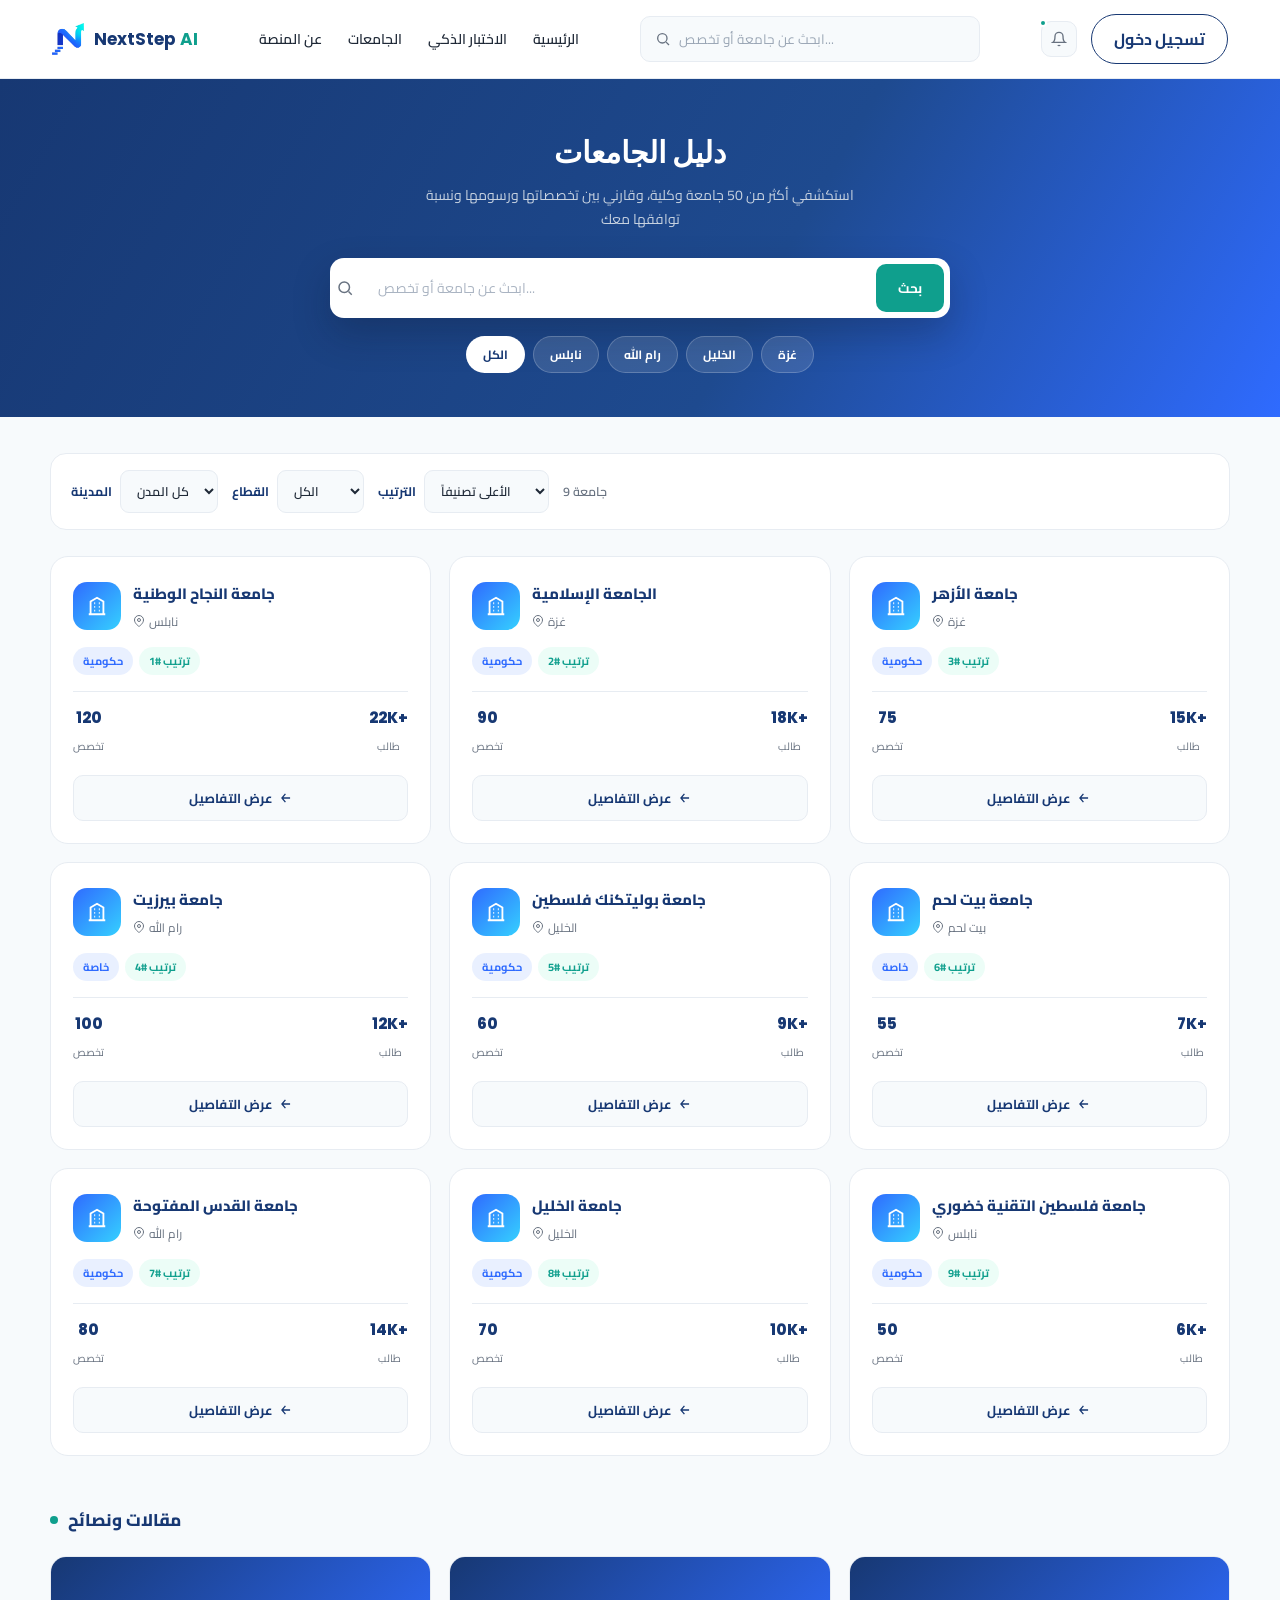
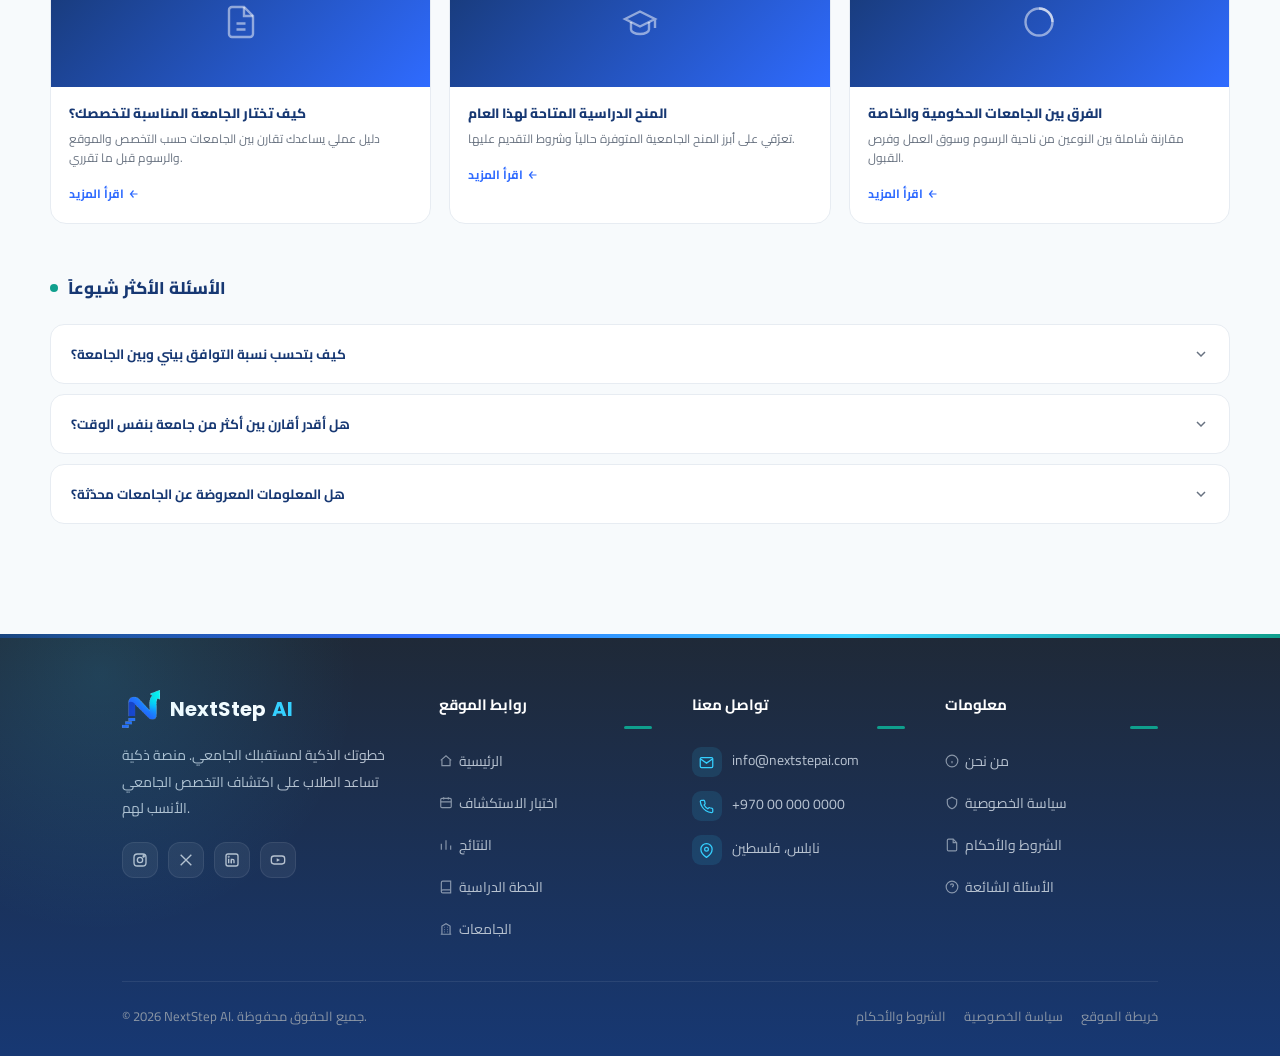
<file: fronted/universities.html>
<!DOCTYPE html>
<html lang="ar" dir="ltr">
<head>
<meta charset="UTF-8">
<meta name="viewport" content="width=device-width, initial-scale=1.0">
<title>دليل الجامعات — NextStep AI</title>
<link rel="preconnect" href="https://fonts.googleapis.com">
<link href="https://fonts.googleapis.com/css2?family=Cairo:wght@400;500;600;700;800&family=Poppins:wght@400;500;600;700;800&display=swap" rel="stylesheet">
<link href="../css/app.css" rel="stylesheet">
<link href="../css/header.css" rel="stylesheet">
<link href="../css/universities.css" rel="stylesheet">
<link href="../css/footer.css" rel="stylesheet">
</head>
<body>

<!-- ======================= HEADER ======================= -->
<header class="site-header">
  <div class="nav-inner">
    <a href="../index.html" class="brand-mark">
      <img src="../assets/logo.png" alt="NextStep AI" class="brand-logo">
      <div class="brand-text">NextStep <span>AI</span></div>
    </a>

    <nav class="main-nav">
      <ul>
     <li><a href="fronted/footer.html">عن المنصة</a></li>
       <li><a href="fronted/universities.html">الجامعات</a></li>
   <li><a href="fronted/quiz.html">الاختبار الذكي</a></li>
     <li><a href="index.html">الرئيسية</a></li>
      </ul>
    </nav>

    <div class="search-box">
      <svg viewBox="0 0 24 24" fill="none" stroke="currentColor" stroke-width="2"><circle cx="11" cy="11" r="7"/><path d="M21 21l-4.3-4.3"/></svg>
      <input type="text" placeholder="ابحث عن جامعة أو تخصص...">
    </div>

    <div class="nav-actions">
      <div class="icon-btn">
        <svg viewBox="0 0 24 24" fill="none" stroke="currentColor" stroke-width="2"><path d="M18 8a6 6 0 0 0-12 0c0 7-3 9-3 9h18s-3-2-3-9"/><path d="M13.73 21a2 2 0 0 1-3.46 0"/></svg>
        <span class="dot"></span>
      </div>
      <a href="login.html" class="btn-signin">تسجيل دخول</a>
    </div>
  </div>
</header>

<!-- ======================= SEARCH HERO ======================= -->
<div class="uni-hero">
  <h1>دليل الجامعات</h1>
  <p>استكشفي أكثر من 50 جامعة وكلية، وقارني بين تخصصاتها ورسومها ونسبة توافقها معك</p>

  <div class="search-hero-box">
    <svg viewBox="0 0 24 24" fill="none" stroke="currentColor" stroke-width="2"><circle cx="11" cy="11" r="7"/><path d="M21 21l-4.3-4.3"/></svg>
    <input type="text" id="searchInput" placeholder="ابحث عن جامعة أو تخصص...">
    <button class="search-hero-btn" type="button" id="searchBtn">بحث</button>
  </div>

  <div class="quick-chips">
    <span class="quick-chip active" data-city="">الكل</span>
    <span class="quick-chip" data-city="نابلس">نابلس</span>
    <span class="quick-chip" data-city="رام الله">رام الله</span>
    <span class="quick-chip" data-city="الخليل">الخليل</span>
    <span class="quick-chip" data-city="غزة">غزة</span>
  </div>
</div>

<!-- ======================= MAIN CONTENT ======================= -->
<div class="uni-wrap">
  <div class="uni-inner">

    <!-- Filters -->
    <div class="filters-bar">
      <div class="filter-group">
        <label for="citySelect">المدينة</label>
        <select id="citySelect">
          <option value="">كل المدن</option>
          <option value="نابلس">نابلس</option>
          <option value="رام الله">رام الله</option>
          <option value="الخليل">الخليل</option>
          <option value="غزة">غزة</option>
          <option value="بيت لحم">بيت لحم</option>
        </select>
      </div>
      <div class="filter-group">
        <label for="sectorSelect">القطاع</label>
        <select id="sectorSelect">
          <option value="">الكل</option>
          <option value="حكومية">حكومية</option>
          <option value="خاصة">خاصة</option>
        </select>
      </div>
      <div class="filter-group">
        <label for="sortSelect">الترتيب</label>
        <select id="sortSelect">
          <option value="rank">الأعلى تصنيفاً</option>
          <option value="majors">عدد التخصصات</option>
          <option value="name">الاسم أبجدياً</option>
        </select>
      </div>
      <div class="results-count" id="resultsCount">50 جامعة</div>
    </div>

    <!-- Universities grid -->
    <div class="uni-grid-list" id="uniGrid"></div>

    <!-- Articles -->
    <div class="section-title"><span class="dot"></span>مقالات ونصائح</div>
    <div class="articles-grid">
      <div class="article-card">
        <div class="article-thumb">
          <svg viewBox="0 0 24 24" fill="none" stroke="currentColor" stroke-width="1.6"><path d="M14 2H6a2 2 0 0 0-2 2v16a2 2 0 0 0 2 2h12a2 2 0 0 0 2-2V8z"/><path d="M14 2v6h6M9 13h6M9 17h6"/></svg>
        </div>
        <div class="article-body">
          <h4>كيف تختار الجامعة المناسبة لتخصصك؟</h4>
          <p>دليل عملي يساعدك تقارن بين الجامعات حسب التخصص والموقع والرسوم قبل ما تقرري.</p>
          <a href="#" class="article-link">اقرأ المزيد <svg viewBox="0 0 24 24" fill="none" stroke="currentColor" stroke-width="2.4"><path d="M19 12H5M11 5l-6 7 6 7"/></svg></a>
        </div>
      </div>
      <div class="article-card">
        <div class="article-thumb">
          <svg viewBox="0 0 24 24" fill="none" stroke="currentColor" stroke-width="1.6"><path d="M22 10v6M2 10l10-5 10 5-10 5-10-5z"/><path d="M6 12v5c0 1.5 2.5 3 6 3s6-1.5 6-3v-5"/></svg>
        </div>
        <div class="article-body">
          <h4>المنح الدراسية المتاحة لهذا العام</h4>
          <p>تعرّفي على أبرز المنح الجامعية المتوفرة حالياً وشروط التقديم عليها.</p>
          <a href="#" class="article-link">اقرأ المزيد <svg viewBox="0 0 24 24" fill="none" stroke="currentColor" stroke-width="2.4"><path d="M19 12H5M11 5l-6 7 6 7"/></svg></a>
        </div>
      </div>
      <div class="article-card">
        <div class="article-thumb">
          <svg viewBox="0 0 24 24" fill="none" stroke="currentColor" stroke-width="1.6"><circle cx="12" cy="12" r="9"/><path d="M12 3a9 9 0 0 1 9 9"/></svg>
        </div>
        <div class="article-body">
          <h4>الفرق بين الجامعات الحكومية والخاصة</h4>
          <p>مقارنة شاملة بين النوعين من ناحية الرسوم وسوق العمل وفرص القبول.</p>
          <a href="#" class="article-link">اقرأ المزيد <svg viewBox="0 0 24 24" fill="none" stroke="currentColor" stroke-width="2.4"><path d="M19 12H5M11 5l-6 7 6 7"/></svg></a>
        </div>
      </div>
    </div>

    <!-- FAQ -->
    <div class="section-title"><span class="dot"></span>الأسئلة الأكثر شيوعاً</div>
    <div class="faq-list" id="faqList">
      <div class="faq-item">
        <button class="faq-question" type="button">
          كيف بتحسب نسبة التوافق بيني وبين الجامعة؟
          <svg viewBox="0 0 24 24" fill="none" stroke="currentColor" stroke-width="2.2"><path d="M6 9l6 6 6-6"/></svg>
        </button>
        <div class="faq-answer"><p>بنعتمد على إجاباتك بالاستبيان الذكي (ميولك، معدلك، فرعك الدراسي) ونقارنها ببيانات كل جامعة وتخصص لنطلع نسبة توافق دقيقة.</p></div>
      </div>
      <div class="faq-item">
        <button class="faq-question" type="button">
          هل أقدر أقارن بين أكثر من جامعة بنفس الوقت؟
          <svg viewBox="0 0 24 24" fill="none" stroke="currentColor" stroke-width="2.2"><path d="M6 9l6 6 6-6"/></svg>
        </button>
        <div class="faq-answer"><p>أيوا، تقدري تضيفي أكتر من جامعة أو تخصص للمقارنة من صفحة الخطة الدراسية أو النتائج.</p></div>
      </div>
      <div class="faq-item">
        <button class="faq-question" type="button">
          هل المعلومات المعروضة عن الجامعات محدّثة؟
          <svg viewBox="0 0 24 24" fill="none" stroke="currentColor" stroke-width="2.2"><path d="M6 9l6 6 6-6"/></svg>
        </button>
        <div class="faq-answer"><p>بنحدّث بيانات الجامعات والتخصصات بشكل دوري بالتعاون مع الجامعات نفسها لضمان الدقة.</p></div>
      </div>
    </div>

  </div>
</div>

<!-- ======================= FOOTER ======================= -->
<footer class="site-footer">
  <div class="footer-inner">
    <div class="footer-top">

      <!-- Brand -->
      <div class="footer-col footer-brand">
        <div class="brand-mark">
          <img src="../assets/logo.png" alt="NextStep AI" class="brand-logo">
          <div class="brand-text">NextStep <span>AI</span></div>
        </div>
        <p class="tagline">خطوتك الذكية لمستقبلك الجامعي. منصة ذكية تساعد الطلاب على اكتشاف التخصص الجامعي الأنسب لهم.</p>
        <div class="social-row">
          <a href="#" aria-label="Instagram">
            <svg viewBox="0 0 24 24" fill="none" stroke="currentColor" stroke-width="2"><rect x="3" y="3" width="18" height="18" rx="5"/><circle cx="12" cy="12" r="4"/><circle cx="17.5" cy="6.5" r="1"/></svg>
          </a>
          <a href="#" aria-label="Twitter/X">
            <svg viewBox="0 0 24 24" fill="none" stroke="currentColor" stroke-width="2"><path d="M4 4l16 16M20 4L4 20"/></svg>
          </a>
          <a href="#" aria-label="LinkedIn">
            <svg viewBox="0 0 24 24" fill="none" stroke="currentColor" stroke-width="2"><rect x="3" y="3" width="18" height="18" rx="3"/><line x1="7" y1="10" x2="7" y2="17"/><circle cx="7" cy="7" r="0.5" fill="currentColor"/><path d="M11 17v-4a2 2 0 0 1 4 0v4"/><line x1="11" y1="10" x2="11" y2="17"/></svg>
          </a>
          <a href="#" aria-label="YouTube">
            <svg viewBox="0 0 24 24" fill="none" stroke="currentColor" stroke-width="2"><rect x="2" y="6" width="20" height="12" rx="4"/><path d="M10 9.5l5 2.5-5 2.5z" fill="currentColor" stroke="none"/></svg>
          </a>
        </div>
      </div>

      <!-- Site pages -->
      <div class="footer-col">
        <h4>روابط الموقع</h4>
        <ul>
          <li><a href="../index.html"><svg viewBox="0 0 24 24" fill="none" stroke="currentColor" stroke-width="2"><path d="M3 11l9-8 9 8"/><path d="M5 10v10h14V10"/></svg>الرئيسية</a></li>
          <li><a href="quiz.html"><svg viewBox="0 0 24 24" fill="none" stroke="currentColor" stroke-width="2"><rect x="3" y="4" width="18" height="16" rx="2"/><path d="M8 2v4M16 2v4M3 10h18"/></svg>اختبار الاستكشاف</a></li>
          <li><a href="results.html"><svg viewBox="0 0 24 24" fill="none" stroke="currentColor" stroke-width="2"><path d="M4 20V10M12 20V4M20 20v-7"/></svg>النتائج</a></li>
          <li><a href="study-plan.html"><svg viewBox="0 0 24 24" fill="none" stroke="currentColor" stroke-width="2"><path d="M4 19.5A2.5 2.5 0 0 1 6.5 17H20"/><path d="M6.5 2H20v20H6.5A2.5 2.5 0 0 1 4 19.5v-15A2.5 2.5 0 0 1 6.5 2z"/></svg>الخطة الدراسية</a></li>
          <li><a href="universities.html"><svg viewBox="0 0 24 24" fill="none" stroke="currentColor" stroke-width="2"><path d="M3 21h18M5 21V7l7-4 7 4v14M9 9h1M14 9h1M9 13h1M14 13h1M9 17h1M14 17h1"/></svg>الجامعات</a></li>
        </ul>
      </div>

      <!-- Contact us -->
      <div class="footer-col">
        <h4>تواصل معنا</h4>
        <div class="contact-item">
          <div class="icon-wrap"><svg viewBox="0 0 24 24" fill="none" stroke="currentColor" stroke-width="2"><path d="M4 4h16v16H4z" opacity="0"/><path d="M22 6l-10 7L2 6"/><rect x="2" y="4" width="20" height="16" rx="2"/></svg></div>
          <a href="mailto:info@nextstepai.com">info@nextstepai.com</a>
        </div>
        <div class="contact-item">
          <div class="icon-wrap"><svg viewBox="0 0 24 24" fill="none" stroke="currentColor" stroke-width="2"><path d="M22 16.92v3a2 2 0 0 1-2.18 2 19.79 19.79 0 0 1-8.63-3.07 19.5 19.5 0 0 1-6-6 19.79 19.79 0 0 1-3.07-8.67A2 2 0 0 1 4.11 2h3a2 2 0 0 1 2 1.72c.12.9.33 1.77.62 2.6a2 2 0 0 1-.45 2.11L8.09 9.62a16 16 0 0 0 6 6l1.19-1.19a2 2 0 0 1 2.11-.45c.83.29 1.7.5 2.6.62A2 2 0 0 1 22 16.92z"/></svg></div>
          <a href="tel:+970000000">+970 00 000 0000</a>
        </div>
        <div class="contact-item">
          <div class="icon-wrap"><svg viewBox="0 0 24 24" fill="none" stroke="currentColor" stroke-width="2"><path d="M21 10c0 7-9 13-9 13s-9-6-9-13a9 9 0 0 1 18 0z"/><circle cx="12" cy="10" r="3"/></svg></div>
          <span>نابلس، فلسطين</span>
        </div>
      </div>

      <!-- Information -->
      <div class="footer-col">
        <h4>معلومات</h4>
        <ul>
          <li><a href="#"><svg viewBox="0 0 24 24" fill="none" stroke="currentColor" stroke-width="2"><circle cx="12" cy="12" r="10"/><path d="M12 16v-4M12 8h.01"/></svg>من نحن</a></li>
          <li><a href="#"><svg viewBox="0 0 24 24" fill="none" stroke="currentColor" stroke-width="2"><path d="M12 2l8 4v6c0 5-3.5 8-8 10-4.5-2-8-5-8-10V6l8-4z"/></svg>سياسة الخصوصية</a></li>
          <li><a href="#"><svg viewBox="0 0 24 24" fill="none" stroke="currentColor" stroke-width="2"><path d="M14 2H6a2 2 0 0 0-2 2v16a2 2 0 0 0 2 2h12a2 2 0 0 0 2-2V8z"/><path d="M14 2v6h6"/></svg>الشروط والأحكام</a></li>
          <li><a href="#"><svg viewBox="0 0 24 24" fill="none" stroke="currentColor" stroke-width="2"><circle cx="12" cy="12" r="10"/><path d="M9.5 9a2.5 2.5 0 0 1 5 0c0 1.5-2 2-2 3.5M12 17h.01"/></svg>الأسئلة الشائعة</a></li>
        </ul>
      </div>

    </div>

    <div class="footer-bottom">
      <p>© 2026 NextStep AI. جميع الحقوق محفوظة.</p>
      <div class="legal-links">
        <a href="#">الشروط والأحكام</a>
        <a href="#">سياسة الخصوصية</a>
        <a href="#">خريطة الموقع</a>
      </div>
    </div>
  </div>
</footer>

<script>
/* ======================= UNIVERSITY DATA (لاحقاً هتنجلب من قاعدة البيانات عبر API) ======================= */
const universities = [
  { name: "جامعة النجاح الوطنية", city: "نابلس", sector: "حكومية", rank: 1, majors: 120, students: "22K+" },
  { name: "الجامعة الإسلامية", city: "غزة", sector: "حكومية", rank: 2, majors: 90, students: "18K+" },
  { name: "جامعة الأزهر", city: "غزة", sector: "حكومية", rank: 3, majors: 75, students: "15K+" },
  { name: "جامعة بيرزيت", city: "رام الله", sector: "خاصة", rank: 4, majors: 100, students: "12K+" },
  { name: "جامعة بوليتكنك فلسطين", city: "الخليل", sector: "حكومية", rank: 5, majors: 60, students: "9K+" },
  { name: "جامعة بيت لحم", city: "بيت لحم", sector: "خاصة", rank: 6, majors: 55, students: "7K+" },
  { name: "جامعة القدس المفتوحة", city: "رام الله", sector: "حكومية", rank: 7, majors: 80, students: "14K+" },
  { name: "جامعة الخليل", city: "الخليل", sector: "حكومية", rank: 8, majors: 70, students: "10K+" },
  { name: "جامعة فلسطين التقنية خضوري", city: "نابلس", sector: "حكومية", rank: 9, majors: 50, students: "6K+" }
];

const uniGrid = document.getElementById('uniGrid');
const searchInput = document.getElementById('searchInput');
const citySelect = document.getElementById('citySelect');
const sectorSelect = document.getElementById('sectorSelect');
const sortSelect = document.getElementById('sortSelect');
const resultsCount = document.getElementById('resultsCount');
const quickChips = document.querySelectorAll('.quick-chip');

function renderUniversities(){
  const query = searchInput.value.trim().toLowerCase();
  const city = citySelect.value;
  const sector = sectorSelect.value;
  const sortBy = sortSelect.value;

  let filtered = universities.filter(u => {
    const matchesQuery = !query || u.name.toLowerCase().includes(query) || u.city.toLowerCase().includes(query);
    const matchesCity = !city || u.city === city;
    const matchesSector = !sector || u.sector === sector;
    return matchesQuery && matchesCity && matchesSector;
  });

  if (sortBy === 'rank') filtered.sort((a,b) => a.rank - b.rank);
  else if (sortBy === 'majors') filtered.sort((a,b) => b.majors - a.majors);
  else if (sortBy === 'name') filtered.sort((a,b) => a.name.localeCompare('ar'));

  resultsCount.textContent = filtered.length + ' جامعة';

  if (filtered.length === 0){
    uniGrid.innerHTML = '<div class="no-results">ما لقينا نتائج مطابقة، جربي كلمات بحث تانية</div>';
    return;
  }

  uniGrid.innerHTML = filtered.map(u => `
    <div class="uni-list-card">
      <div class="uni-list-card-top">
        <div class="uni-avatar">
          <svg viewBox="0 0 24 24" fill="none" stroke="currentColor" stroke-width="2"><path d="M3 21h18M5 21V7l7-4 7 4v14M9 9h1M14 9h1M9 13h1M14 13h1M9 17h1M14 17h1"/></svg>
        </div>
        <div>
          <h3>${u.name}</h3>
          <div class="uni-loc">
            <svg viewBox="0 0 24 24" fill="none" stroke="currentColor" stroke-width="2"><path d="M21 10c0 7-9 13-9 13s-9-6-9-13a9 9 0 0 1 18 0z"/><circle cx="12" cy="10" r="3"/></svg>
            ${u.city}
          </div>
        </div>
      </div>
      <div class="uni-tags">
        <span class="uni-tag sector">${u.sector}</span>
        <span class="uni-tag">ترتيب #${u.rank}</span>
      </div>
      <div class="uni-list-stats">
        <div class="stat"><b>${u.majors}</b><span>تخصص</span></div>
        <div class="stat"><b>${u.students}</b><span>طالب</span></div>
      </div>
      <a href="university-details.html" class="btn-view-uni">
        عرض التفاصيل
        <svg viewBox="0 0 24 24" fill="none" stroke="currentColor" stroke-width="2.2"><path d="M19 12H5M11 5l-6 7 6 7"/></svg>
      </a>
    </div>
  `).join('');
}

searchInput.addEventListener('input', renderUniversities);
document.getElementById('searchBtn').addEventListener('click', renderUniversities);
citySelect.addEventListener('change', renderUniversities);
sectorSelect.addEventListener('change', renderUniversities);
sortSelect.addEventListener('change', renderUniversities);

quickChips.forEach(chip => {
  chip.addEventListener('click', () => {
    quickChips.forEach(c => c.classList.remove('active'));
    chip.classList.add('active');
    citySelect.value = chip.dataset.city;
    renderUniversities();
  });
});

/* FAQ accordion */
document.querySelectorAll('.faq-question').forEach(btn => {
  btn.addEventListener('click', () => {
    const item = btn.closest('.faq-item');
    const answer = item.querySelector('.faq-answer');
    const isOpen = item.classList.contains('open');

    document.querySelectorAll('.faq-item').forEach(i => {
      i.classList.remove('open');
      i.querySelector('.faq-answer').style.maxHeight = null;
    });

    if (!isOpen){
      item.classList.add('open');
      answer.style.maxHeight = answer.scrollHeight + 'px';
    }
  });
});

/* Init */
renderUniversities();
</script>

</body>
</html>
</file>
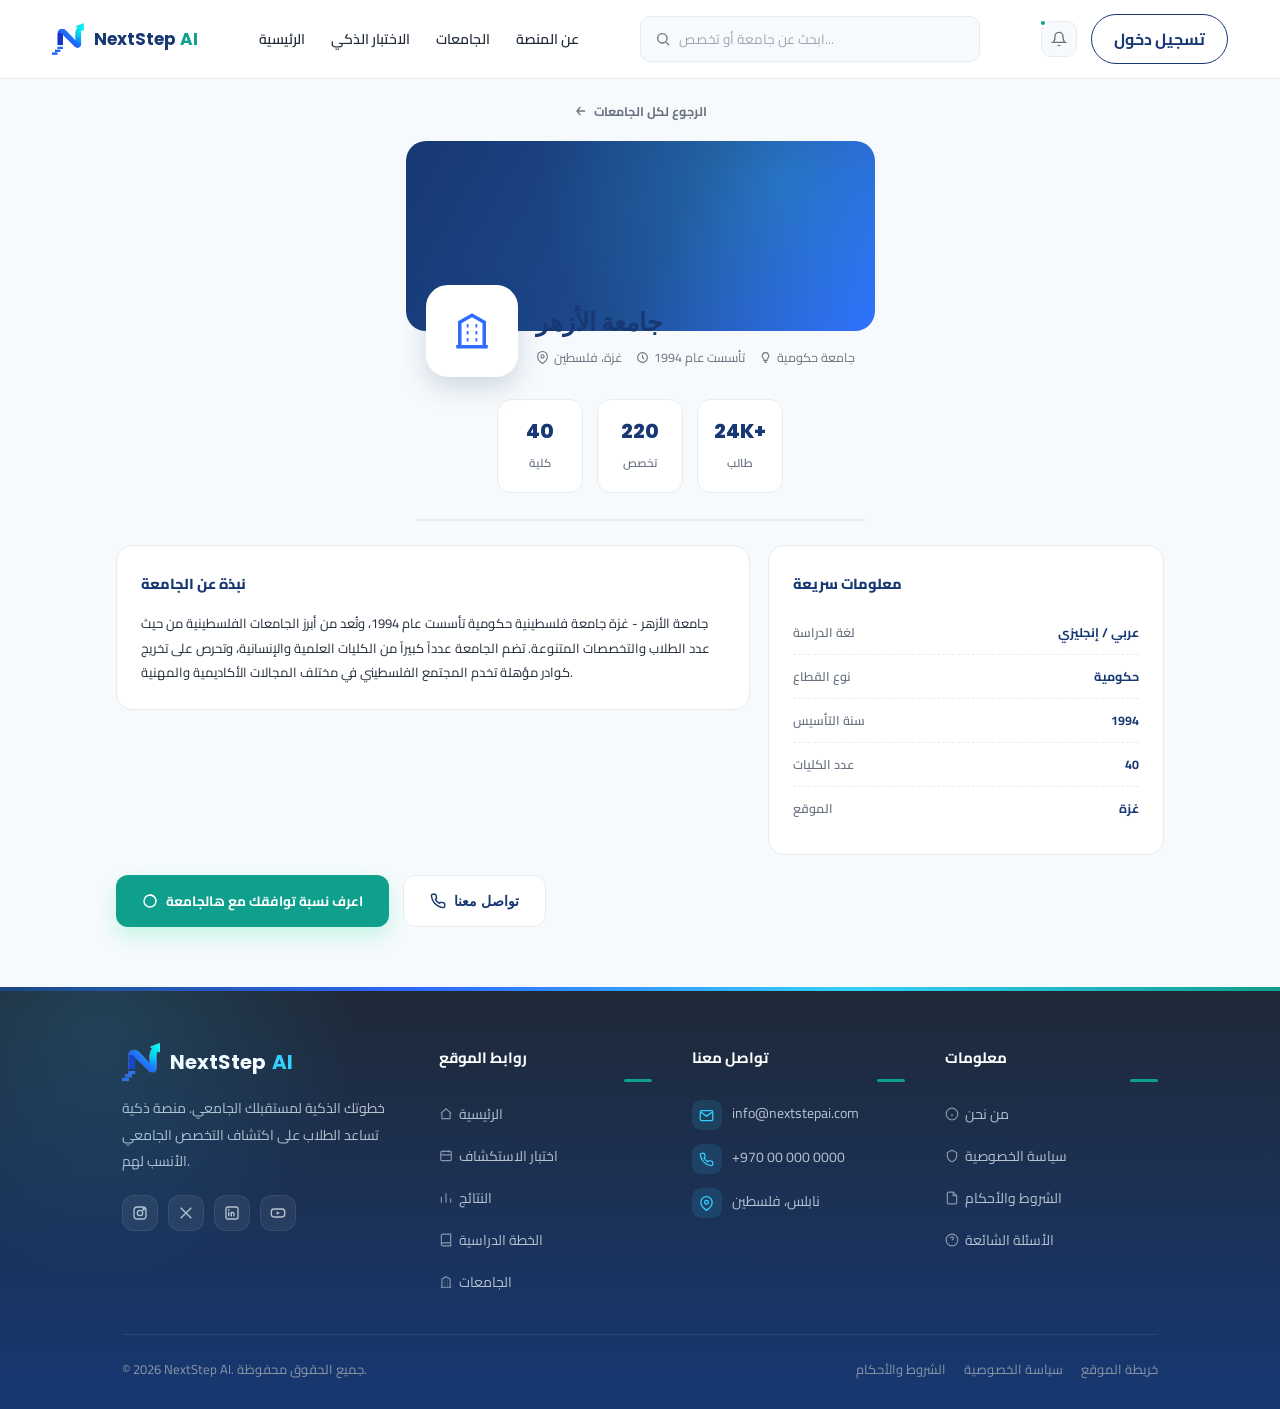
<file: fronted/university-details.html>
<!DOCTYPE html>
<html lang="ar" dir="ltr">
<head>
<meta charset="UTF-8">
<meta name="viewport" content="width=device-width, initial-scale=1.0">
<title>جامعة الأزهر — NextStep AI</title>
<link rel="preconnect" href="https://fonts.googleapis.com">
<link href="https://fonts.googleapis.com/css2?family=Cairo:wght@400;500;600;700;800&family=Poppins:wght@400;500;600;700;800&display=swap" rel="stylesheet">
<link href="../css/app.css" rel="stylesheet">
<link href="../css/header.css" rel="stylesheet">
<link href="../css/university-details.css" rel="stylesheet">
<link href="../css/footer.css" rel="stylesheet">
</head>
<body>

<!-- ======================= HEADER ======================= -->
<header class="site-header">
  <div class="nav-inner">
    <a href="../index.html" class="brand-mark">
      <img src="../assets/logo.png" alt="NextStep AI" class="brand-logo">
      <div class="brand-text">NextStep <span>AI</span></div>
    </a>

    <nav class="main-nav">
      <ul>
        <li><a href="../index.html">الرئيسية</a></li>
        <li><a href="quiz.html">الاختبار الذكي</a></li>
        <li><a href="universities.html">الجامعات</a></li>
        <li><a href="#">عن المنصة</a></li>
      </ul>
    </nav>

    <div class="search-box">
      <svg viewBox="0 0 24 24" fill="none" stroke="currentColor" stroke-width="2"><circle cx="11" cy="11" r="7"/><path d="M21 21l-4.3-4.3"/></svg>
      <input type="text" placeholder="ابحث عن جامعة أو تخصص...">
    </div>

    <div class="nav-actions">
      <div class="icon-btn">
        <svg viewBox="0 0 24 24" fill="none" stroke="currentColor" stroke-width="2"><path d="M18 8a6 6 0 0 0-12 0c0 7-3 9-3 9h18s-3-2-3-9"/><path d="M13.73 21a2 2 0 0 1-3.46 0"/></svg>
        <span class="dot"></span>
      </div>
      <a href="login.html" class="btn-signin">تسجيل دخول</a>
    </div>
  </div>
</header>

<!-- ======================= BACK LINK ======================= -->
<div class="back-link-row">
  <a href="universities.html" class="back-link">
    <svg viewBox="0 0 24 24" fill="none" stroke="currentColor" stroke-width="2.2"><path d="M19 12H5M11 5l-6 7 6 7"/></svg>
    الرجوع لكل الجامعات
  </a>
</div>

<!-- ======================= COVER + IDENTITY ======================= -->
<div class="uni-cover">
  <div class="cover-img"></div>
  <div class="uni-identity">
    <div class="uni-logo-circle">
      <svg viewBox="0 0 24 24" fill="none" stroke="currentColor" stroke-width="2"><path d="M3 21h18M5 21V7l7-4 7 4v14M9 9h1M14 9h1M9 13h1M14 13h1M9 17h1M14 17h1"/></svg>
    </div>
    <div class="uni-identity-text">
      <h1>جامعة الأزهر</h1>
      <div class="uni-meta">
        <span>
          <svg viewBox="0 0 24 24" fill="none" stroke="currentColor" stroke-width="2"><path d="M21 10c0 7-9 13-9 13s-9-6-9-13a9 9 0 0 1 18 0z"/><circle cx="12" cy="10" r="3"/></svg>
          غزة، فلسطين
        </span>
        <span>
          <svg viewBox="0 0 24 24" fill="none" stroke="currentColor" stroke-width="2"><circle cx="12" cy="12" r="9"/><path d="M12 7v5l3 3"/></svg>
          تأسست عام 1994
        </span>
        <span>
          <svg viewBox="0 0 24 24" fill="none" stroke="currentColor" stroke-width="2"><path d="M9 18h6M10 21h4M12 3a6 6 0 0 0-4 10.5c.6.5 1 1.3 1 2.1V17h6v-1.4c0-.8.4-1.6 1-2.1A6 6 0 0 0 12 3z"/></svg>
          جامعة حكومية
        </span>
      </div>
    </div>
  </div>
</div>

<!-- ======================= STATS ======================= -->
<div class="uni-stats-row">
  <div class="uni-stat-box"><b>40</b><span>كلية</span></div>
  <div class="uni-stat-box"><b>220</b><span>تخصص</span></div>
  <div class="uni-stat-box"><b>24K+</b><span>طالب</span></div>
</div>

<!-- ======================= TABS ======================= -->
<div class="uni-tabs" role="tablist">
  <button class="uni-tab active" data-tab="about" type="button">نبذة عن الجامعة</button>
  <button class="uni-tab" data-tab="majors" type="button">التخصصات</button>
  <button class="uni-tab" data-tab="news" type="button">الأخبار</button>
  <button class="uni-tab" data-tab="contact" type="button">التواصل</button>
</div>

<div class="uni-content">

  <!-- ---- نبذة عن الجامعة ---- -->
  <div class="uni-panel" data-panel="about">
    <div class="about-layout">
      <div class="about-card">
        <h3>نبذة عن الجامعة</h3>
        <p>جامعة الأزهر - غزة جامعة فلسطينية حكومية تأسست عام 1994، وتُعد من أبرز الجامعات الفلسطينية من حيث عدد الطلاب والتخصصات المتنوعة. تضم الجامعة عدداً كبيراً من الكليات العلمية والإنسانية، وتحرص على تخريج كوادر مؤهلة تخدم المجتمع الفلسطيني في مختلف المجالات الأكاديمية والمهنية.</p>
      </div>
      <div class="facts-card">
        <h3>معلومات سريعة</h3>
        <div class="fact-row"><span class="fact-label">لغة الدراسة</span><span class="fact-value">عربي / إنجليزي</span></div>
        <div class="fact-row"><span class="fact-label">نوع القطاع</span><span class="fact-value">حكومية</span></div>
        <div class="fact-row"><span class="fact-label">سنة التأسيس</span><span class="fact-value">1994</span></div>
        <div class="fact-row"><span class="fact-label">عدد الكليات</span><span class="fact-value">40</span></div>
        <div class="fact-row"><span class="fact-label">الموقع</span><span class="fact-value">غزة</span></div>
      </div>
    </div>

    <div class="uni-cta-row">
      <a href="quiz.html" class="btn-check-match">
        <svg viewBox="0 0 24 24" fill="none" stroke="currentColor" stroke-width="2.2"><circle cx="12" cy="12" r="9"/><path d="M12 3a9 9 0 0 1 9 9"/></svg>
        اعرف نسبة توافقك مع هالجامعة
      </a>
      <button class="uni-tab-jump btn-contact-uni" data-jump="contact" type="button">
        <svg viewBox="0 0 24 24" fill="none" stroke="currentColor" stroke-width="2.2"><path d="M22 16.92v3a2 2 0 0 1-2.18 2 19.79 19.79 0 0 1-8.63-3.07 19.5 19.5 0 0 1-6-6 19.79 19.79 0 0 1-3.07-8.67A2 2 0 0 1 4.11 2h3a2 2 0 0 1 2 1.72c.12.9.33 1.77.62 2.6a2 2 0 0 1-.45 2.11L8.09 9.62a16 16 0 0 0 6 6l1.19-1.19a2 2 0 0 1 2.11-.45c.83.29 1.7.5 2.6.62A2 2 0 0 1 22 16.92z"/></svg>
        تواصل معنا
      </button>
    </div>
  </div>

  <!-- ---- التخصصات ---- -->
  <div class="uni-panel" data-panel="majors" style="display:none;">
    <div class="majors-toolbar">
      <input type="text" id="majorSearch" placeholder="ابحثي عن تخصص...">
      <span class="majors-count" id="majorsCount">6 تخصصات</span>
    </div>
    <div class="majors-grid" id="majorsGrid">
      <a href="specialization-detail.html" class="major-card" data-name="علوم الحاسوب"><h4>علوم الحاسوب</h4><div class="major-college">كلية الهندسة وتكنولوجيا المعلومات</div></a>
      <div class="major-card" data-name="هندسة البرمجيات"><h4>هندسة البرمجيات</h4><div class="major-college">كلية الهندسة وتكنولوجيا المعلومات</div></div>
      <div class="major-card" data-name="إدارة الأعمال"><h4>إدارة الأعمال</h4><div class="major-college">كلية الاقتصاد والعلوم الإدارية</div></div>
      <div class="major-card" data-name="الطب البشري"><h4>الطب البشري</h4><div class="major-college">كلية الطب والعلوم الصحية</div></div>
      <div class="major-card" data-name="القانون"><h4>القانون</h4><div class="major-college">كلية الشريعة والقانون</div></div>
      <div class="major-card" data-name="اللغة العربية"><h4>اللغة العربية وآدابها</h4><div class="major-college">كلية الآداب</div></div>
    </div>
  </div>

  <!-- ---- الأخبار ---- -->
  <div class="uni-panel" data-panel="news" style="display:none;">
    <div class="news-grid">
      <div class="news-card">
        <div class="news-thumb"><svg viewBox="0 0 24 24" fill="none" stroke="currentColor" stroke-width="1.6"><path d="M18 8a6 6 0 0 0-12 0c0 7-3 9-3 9h18s-3-2-3-9"/><path d="M13.73 21a2 2 0 0 1-3.46 0"/></svg></div>
        <div class="news-body"><div class="news-date">10 يوليو 2026</div><h4>فتح باب التسجيل للفصل الدراسي القادم</h4></div>
      </div>
      <div class="news-card">
        <div class="news-thumb"><svg viewBox="0 0 24 24" fill="none" stroke="currentColor" stroke-width="1.6"><path d="M22 10v6M2 10l10-5 10 5-10 5-10-5z"/><path d="M6 12v5c0 1.5 2.5 3 6 3s6-1.5 6-3v-5"/></svg></div>
        <div class="news-body"><div class="news-date">2 يوليو 2026</div><h4>إطلاق منح دراسية جديدة للطلبة المتفوقين</h4></div>
      </div>
      <div class="news-card">
        <div class="news-thumb"><svg viewBox="0 0 24 24" fill="none" stroke="currentColor" stroke-width="1.6"><path d="M9 18h6M10 21h4M12 3a6 6 0 0 0-4 10.5c.6.5 1 1.3 1 2.1V17h6v-1.4c0-.8.4-1.6 1-2.1A6 6 0 0 0 12 3z"/></svg></div>
        <div class="news-body"><div class="news-date">28 يونيو 2026</div><h4>افتتاح مختبر جديد لكلية الهندسة</h4></div>
      </div>
    </div>
  </div>

  <!-- ---- التواصل ---- -->
  <div class="uni-panel" data-panel="contact" style="display:none;">
    <div class="contact-grid">
      <div class="contact-box">
        <div class="c-icon"><svg viewBox="0 0 24 24" fill="none" stroke="currentColor" stroke-width="2"><path d="M4 4h16v16H4z" opacity="0"/><path d="M22 6l-10 7L2 6"/><rect x="2" y="4" width="20" height="16" rx="2"/></svg></div>
        <div><div class="c-label">البريد الإلكتروني</div><div class="c-value">info@alazhar.edu.ps</div></div>
      </div>
      <div class="contact-box">
        <div class="c-icon"><svg viewBox="0 0 24 24" fill="none" stroke="currentColor" stroke-width="2"><path d="M22 16.92v3a2 2 0 0 1-2.18 2 19.79 19.79 0 0 1-8.63-3.07 19.5 19.5 0 0 1-6-6 19.79 19.79 0 0 1-3.07-8.67A2 2 0 0 1 4.11 2h3a2 2 0 0 1 2 1.72c.12.9.33 1.77.62 2.6a2 2 0 0 1-.45 2.11L8.09 9.62a16 16 0 0 0 6 6l1.19-1.19a2 2 0 0 1 2.11-.45c.83.29 1.7.5 2.6.62A2 2 0 0 1 22 16.92z"/></svg></div>
        <div><div class="c-label">الهاتف</div><div class="c-value">+970 8 264 0000</div></div>
      </div>
      <div class="contact-box">
        <div class="c-icon"><svg viewBox="0 0 24 24" fill="none" stroke="currentColor" stroke-width="2"><path d="M21 10c0 7-9 13-9 13s-9-6-9-13a9 9 0 0 1 18 0z"/><circle cx="12" cy="10" r="3"/></svg></div>
        <div><div class="c-label">العنوان</div><div class="c-value">شارع صلاح الدين، غزة</div></div>
      </div>
      <div class="contact-box">
        <div class="c-icon"><svg viewBox="0 0 24 24" fill="none" stroke="currentColor" stroke-width="2"><rect x="3" y="3" width="18" height="18" rx="5"/><circle cx="12" cy="12" r="4"/><circle cx="17.5" cy="6.5" r="1"/></svg></div>
        <div><div class="c-label">تابعنا</div><div class="c-value">@alazhar_gaza</div></div>
      </div>
    </div>
  </div>

</div>

<!-- ======================= FOOTER ======================= -->
<footer class="site-footer">
  <div class="footer-inner">
    <div class="footer-top">

      <!-- Brand -->
      <div class="footer-col footer-brand">
        <div class="brand-mark">
          <img src="../assets/logo.png" alt="NextStep AI" class="brand-logo">
          <div class="brand-text">NextStep <span>AI</span></div>
        </div>
        <p class="tagline">خطوتك الذكية لمستقبلك الجامعي. منصة ذكية تساعد الطلاب على اكتشاف التخصص الجامعي الأنسب لهم.</p>
        <div class="social-row">
          <a href="#" aria-label="Instagram">
            <svg viewBox="0 0 24 24" fill="none" stroke="currentColor" stroke-width="2"><rect x="3" y="3" width="18" height="18" rx="5"/><circle cx="12" cy="12" r="4"/><circle cx="17.5" cy="6.5" r="1"/></svg>
          </a>
          <a href="#" aria-label="Twitter/X">
            <svg viewBox="0 0 24 24" fill="none" stroke="currentColor" stroke-width="2"><path d="M4 4l16 16M20 4L4 20"/></svg>
          </a>
          <a href="#" aria-label="LinkedIn">
            <svg viewBox="0 0 24 24" fill="none" stroke="currentColor" stroke-width="2"><rect x="3" y="3" width="18" height="18" rx="3"/><line x1="7" y1="10" x2="7" y2="17"/><circle cx="7" cy="7" r="0.5" fill="currentColor"/><path d="M11 17v-4a2 2 0 0 1 4 0v4"/><line x1="11" y1="10" x2="11" y2="17"/></svg>
          </a>
          <a href="#" aria-label="YouTube">
            <svg viewBox="0 0 24 24" fill="none" stroke="currentColor" stroke-width="2"><rect x="2" y="6" width="20" height="12" rx="4"/><path d="M10 9.5l5 2.5-5 2.5z" fill="currentColor" stroke="none"/></svg>
          </a>
        </div>
      </div>

      <!-- Site pages -->
      <div class="footer-col">
        <h4>روابط الموقع</h4>
        <ul>
          <li><a href="../index.html"><svg viewBox="0 0 24 24" fill="none" stroke="currentColor" stroke-width="2"><path d="M3 11l9-8 9 8"/><path d="M5 10v10h14V10"/></svg>الرئيسية</a></li>
          <li><a href="quiz.html"><svg viewBox="0 0 24 24" fill="none" stroke="currentColor" stroke-width="2"><rect x="3" y="4" width="18" height="16" rx="2"/><path d="M8 2v4M16 2v4M3 10h18"/></svg>اختبار الاستكشاف</a></li>
          <li><a href="results.html"><svg viewBox="0 0 24 24" fill="none" stroke="currentColor" stroke-width="2"><path d="M4 20V10M12 20V4M20 20v-7"/></svg>النتائج</a></li>
          <li><a href="study-plan.html"><svg viewBox="0 0 24 24" fill="none" stroke="currentColor" stroke-width="2"><path d="M4 19.5A2.5 2.5 0 0 1 6.5 17H20"/><path d="M6.5 2H20v20H6.5A2.5 2.5 0 0 1 4 19.5v-15A2.5 2.5 0 0 1 6.5 2z"/></svg>الخطة الدراسية</a></li>
          <li><a href="universities.html"><svg viewBox="0 0 24 24" fill="none" stroke="currentColor" stroke-width="2"><path d="M3 21h18M5 21V7l7-4 7 4v14M9 9h1M14 9h1M9 13h1M14 13h1M9 17h1M14 17h1"/></svg>الجامعات</a></li>
        </ul>
      </div>

      <!-- Contact us -->
      <div class="footer-col">
        <h4>تواصل معنا</h4>
        <div class="contact-item">
          <div class="icon-wrap"><svg viewBox="0 0 24 24" fill="none" stroke="currentColor" stroke-width="2"><path d="M4 4h16v16H4z" opacity="0"/><path d="M22 6l-10 7L2 6"/><rect x="2" y="4" width="20" height="16" rx="2"/></svg></div>
          <a href="mailto:info@nextstepai.com">info@nextstepai.com</a>
        </div>
        <div class="contact-item">
          <div class="icon-wrap"><svg viewBox="0 0 24 24" fill="none" stroke="currentColor" stroke-width="2"><path d="M22 16.92v3a2 2 0 0 1-2.18 2 19.79 19.79 0 0 1-8.63-3.07 19.5 19.5 0 0 1-6-6 19.79 19.79 0 0 1-3.07-8.67A2 2 0 0 1 4.11 2h3a2 2 0 0 1 2 1.72c.12.9.33 1.77.62 2.6a2 2 0 0 1-.45 2.11L8.09 9.62a16 16 0 0 0 6 6l1.19-1.19a2 2 0 0 1 2.11-.45c.83.29 1.7.5 2.6.62A2 2 0 0 1 22 16.92z"/></svg></div>
          <a href="tel:+970000000">+970 00 000 0000</a>
        </div>
        <div class="contact-item">
          <div class="icon-wrap"><svg viewBox="0 0 24 24" fill="none" stroke="currentColor" stroke-width="2"><path d="M21 10c0 7-9 13-9 13s-9-6-9-13a9 9 0 0 1 18 0z"/><circle cx="12" cy="10" r="3"/></svg></div>
          <span>نابلس، فلسطين</span>
        </div>
      </div>

      <!-- Information -->
      <div class="footer-col">
        <h4>معلومات</h4>
        <ul>
          <li><a href="#"><svg viewBox="0 0 24 24" fill="none" stroke="currentColor" stroke-width="2"><circle cx="12" cy="12" r="10"/><path d="M12 16v-4M12 8h.01"/></svg>من نحن</a></li>
          <li><a href="#"><svg viewBox="0 0 24 24" fill="none" stroke="currentColor" stroke-width="2"><path d="M12 2l8 4v6c0 5-3.5 8-8 10-4.5-2-8-5-8-10V6l8-4z"/></svg>سياسة الخصوصية</a></li>
          <li><a href="#"><svg viewBox="0 0 24 24" fill="none" stroke="currentColor" stroke-width="2"><path d="M14 2H6a2 2 0 0 0-2 2v16a2 2 0 0 0 2 2h12a2 2 0 0 0 2-2V8z"/><path d="M14 2v6h6"/></svg>الشروط والأحكام</a></li>
          <li><a href="#"><svg viewBox="0 0 24 24" fill="none" stroke="currentColor" stroke-width="2"><circle cx="12" cy="12" r="10"/><path d="M9.5 9a2.5 2.5 0 0 1 5 0c0 1.5-2 2-2 3.5M12 17h.01"/></svg>الأسئلة الشائعة</a></li>
        </ul>
      </div>

    </div>

    <div class="footer-bottom">
      <p>© 2026 NextStep AI. جميع الحقوق محفوظة.</p>
      <div class="legal-links">
        <a href="#">الشروط والأحكام</a>
        <a href="#">سياسة الخصوصية</a>
        <a href="#">خريطة الموقع</a>
      </div>
    </div>
  </div>
</footer>

<script>
/* Tabs */
const tabs = document.querySelectorAll('.uni-tab');
const panels = document.querySelectorAll('.uni-panel');

function activateTab(target){
  tabs.forEach(t => t.classList.toggle('active', t.dataset.tab === target));
  panels.forEach(p => { p.style.display = (p.dataset.panel === target) ? 'block' : 'none'; });
}

tabs.forEach(tab => {
  tab.addEventListener('click', () => activateTab(tab.dataset.tab));
});

document.querySelectorAll('.uni-tab-jump').forEach(btn => {
  btn.addEventListener('click', () => activateTab(btn.dataset.jump));
});

/* Majors search */
const majorSearch = document.getElementById('majorSearch');
const majorsGrid = document.getElementById('majorsGrid');
const majorsCount = document.getElementById('majorsCount');
const majorCards = Array.from(majorsGrid.querySelectorAll('.major-card'));

majorSearch.addEventListener('input', () => {
  const q = majorSearch.value.trim().toLowerCase();
  let visibleCount = 0;
  majorCards.forEach(card => {
    const match = card.dataset.name.toLowerCase().includes(q);
    card.style.display = match ? 'block' : 'none';
    if (match) visibleCount++;
  });
  majorsCount.textContent = visibleCount + ' تخصصات';
});
</script>

</body>
</html>
</file>
<file: css/app.css>
/* =====================================================================
   app.css
   المتغيرات والإعدادات المشتركة بين كل صفحات الموقع
   حمّل هاد الملف قبل أي ملف CSS خاص بصفحة (home.css, login.css...)
   ===================================================================== */

:root{
  --navy:#173873;
  --blue:#2F6BFF;
  --cyan:#35D0FF;

--mint: #0F9F8D;
  --light:#F7FAFC;
  --gray:#687280;
  --dark:#1F2937;
  --border:#E7ECF2;

}

*{box-sizing:border-box;margin:0;padding:0;}
html, body{height:100%;}
body{
  font-family:'Cairo',sans-serif;
  background:#fff;
  color:var(--dark);
  display:flex;
  flex-direction:column;
  min-height:100vh;
}
a{text-decoration:none;color:inherit;}
ul{list-style:none;}
img{display:block;max-width:100%;}

/* ======================= Compatibility tier utilities =======================
   نظام ألوان دلالي موحّد لنسب التوافق بكل الموقع:
   عالي (80%+) = مينت | جيد (60-79%) = أزرق | متوسط (40-59%) = برتقالي | منخفض (<40%) = أحمر
   ================================================================================ */
.tier-high{color:var(--mint) !important;}
.tier-good{color:var(--blue) !important;}
.tier-medium{color:var(--orange) !important;}
.tier-low{color:var(--red) !important;}

.tier-high-bg{background:var(--mint) !important;}
.tier-good-bg{background:var(--blue) !important;}
.tier-medium-bg{background:var(--orange) !important;}
.tier-low-bg{background:var(--red) !important;}

.tier-high-border{border-color:var(--mint) !important;}
.tier-good-border{border-color:var(--blue) !important;}
.tier-medium-border{border-color:var(--orange) !important;}
.tier-low-border{border-color:var(--red) !important;}
</file>
<file: css/header.css>
/* =====================================================================
   header.css
   الهيدر الموحّد لكل صفحات الموقع (نفس هيدر صفحة إنشاء الحساب)
   يعتمد على المتغيرات المعرّفة بـ app.css — حمّل app.css قبله
   ===================================================================== */

header.site-header{
  background:#fff;
  border-bottom:1px solid var(--border);
  flex-shrink:0;
}
.nav-inner{
  max-width:1240px;
  margin:0 auto;
  padding:14px 32px;
  display:flex;
  align-items:center;
  justify-content:space-between;
  gap:24px;
}
.brand-mark{display:flex;align-items:center;gap:10px;flex-shrink:0;}
.brand-mark .brand-logo{width:32px;height:32px;object-fit:contain;flex-shrink:0;}
.brand-mark .brand-text{
  font-family:'Poppins',sans-serif;
  font-weight:700;
  font-size:17px;
  color:var(--navy);
}
.brand-mark .brand-text span{color:var(--mint);}

nav.main-nav ul{
  display:flex;
  gap:26px;
  font-size:14px;
  font-weight:600;
  color:var(--dark);
}
nav.main-nav a{transition:color .2s ease;}
nav.main-nav a:hover{color:var(--blue);}

.search-box{
  flex:1;
  max-width:340px;
  display:flex;
  align-items:center;
  gap:8px;
  background:var(--light);
  border:1px solid var(--border);
  border-radius:10px;
  padding:9px 14px;
}
.search-box:hover{
   box-shadow: 0 0 0 1px rgba(47, 107, 255, 0.15);
  transition: color 0.25s ease;
  transition: border-color .2s ease, color .2s ease;
}


.search-box svg{width:16px;height:16px;color:var(--gray);flex-shrink:0;}
.search-box input{
  border:none;
  background:transparent;
  outline:none;
  font-family:'Cairo',sans-serif;
  font-size:13.5px;
  color:var(--dark);
  width:100%;
}
.search-box input::placeholder{color:#9AA6B5;}

.nav-actions{display:flex;align-items:center;gap:14px;flex-shrink:0;}
.icon-btn{
  width:36px;height:36px;
  border-radius:10px;
  display:flex;align-items:center;justify-content:center;
  color:var(--gray);
  background:var(--light);
  border:1px solid var(--border);
  position:relative;
  transition:border-color .2s ease, color .2s ease;
}
.icon-btn svg{width:16px;height:16px;}
.icon-btn:hover{border-color:var(--blue);color:var(--blue);}
.icon-btn .dot{
  position:absolute;top:-3px;left:-3px;
  width:8px;height:8px;border-radius:50%;
  background:var(--mint);
  border:2px solid #fff;
}
.btn-signin{
  padding:9px 22px;
  border-radius:999px;
  border:1.5px solid var(--navy);
  color:var(--navy);
  font-weight:700;
  font-size:16px;
  transition:background .2s ease, color .2s ease;
}
.btn-signin:hover{background:var(--navy);color:#fff;}

@media (max-width:960px){
  nav.main-nav, .search-box{display:none;}
}
</file>
<file: css/home.css>
/* =====================================================================
   home.css
   خاص بالصفحة الرئيسية (index.html)
   يعتمد على المتغيرات المعرّفة بـ app.css — حمّل app.css قبله
   ===================================================================== */

/* ======================= HEADER ======================= */
header{
  position: fixed; /* أو sticky */
  top: 0;
  right: 0;   /* لأن الموقع RTL */
  left: 0;
  width: 100%;
  z-index: 1000;
}
header.site-header{
  background:#fff;
  border-bottom:1px solid var(--border);
  flex-shrink:0;
  height: 12%;
}
.start-btn {
padding: 9px 22px;
  border-radius: 999px;
  color: var(--navy);
  font-size: 16px;
    display: flex;
    align-items: center;
    gap: 8px;
    background-color: #0F9F8D; /* أخضر */
    color: #fff;
    border: none;
    font-size: 16px;
    font-weight: 700;
    cursor: pointer;
    transition: background-color 0.3s ease, transform 0.2s ease;
     font-family: 'Cairo', sans-serif;
  }

  .start-btn:hover {
    background-color: #15803d;
    transform: scale(1.05);
  }

  .start-btn svg {
    width: 18px;
    height: 18px;
  }
.nav-inner{
  max-width:1520px;
  margin:0 auto;
  padding:12px 32px;
  display:flex;
  align-items:center;
  justify-content:space-between;
}
.brand-mark{display:flex;align-items:center;gap:10px;padding-left: 4px;}
.brand-mark .brand-logo{width:82px;height:82px;object-fit:contain;flex-shrink:0;}
.brand-mark .brand-text{
  font-family:'Cairo',sans-serif;
  font-weight:700;
  font-size:40px;
  color:var(--navy);
}
.brand-mark .brand-text span{color:var(--cyan);}
nav.main-nav ul{
  display:flex;
  gap:60px;
  font-size:16px;
  font-weight:700;
  color:var(--navy);
}
.brand-mark .brand-text{
   transition: transform 0.3s ease, box-shadow 0.3s ease;
}
.brand-mark .brand-text:hover {
  transform: translateY(-8px);
 
}
nav.main-nav a{transition:color .2s ease;}
nav.main-nav a:hover{color:var(--blue);}

.nav-actions{display:flex;align-items:center;gap:12px;}
.btn-ghost{
  padding:8px 18px;
  border-radius:10px;
  border:1px solid var(--border);
  font-weight:700;
  font-size:16px;
  color:var(--navy);
  transition:border-color .2s ease;
}
.btn-ghost:hover{border-color:var(--navy);}
.btn-nav-primary{
  padding:8px 20px;
  border-radius:10px;
  background:var(--blue);
  color:#fff;
  font-weight:700;
  font-size:16px;
  display:inline-flex;
  align-items:center;
  gap:6px;
  box-shadow:0 6px 14px rgba(47,107,255,0.32);
  transition:transform .2s ease;
}
.btn-nav-primary svg{width:14px;height:14px;}
.btn-nav-primary:hover{transform:translateY(-2px);}

/* ======================= HERO (full-bleed background photo) ======================= */
section.hero{
  position:relative;
  display:flex;
  align-items:center;
  overflow:hidden;
  isolation:isolate;
  min-height:720px;
}
.hero-bg{
  position:absolute;
  inset:0;
  z-index:-2;
}
.hero-bg img{
  transform:scaleX(-1); /* يعكس اتجاه الصورة فقط — بدون أي تأثير على النص */
}
.hero-bg svg{width:100%;height:100%;display:block;}
section.hero::before{
  content:"";
  position:absolute;
  inset:0;
  z-index:-1;
  background:linear-gradient(90deg,
    rgba(15,28,48,0.88) 0%,
    rgba(15,28,48,0.72) 32%,
    rgba(15,28,48,0.30) 60%,
    rgba(15,28,48,0.05) 78%);
}

.hero-inner{
  max-width:1240px;
  margin:0 auto;
  padding:0 32px;
  width:100%;
}
.hero-copy{max-width:600px;}
.hero-copy h1{
  font-family:'Poppins',sans-serif;
  font-weight:700;
  font-size:clamp(26px,21vh,72px);
  color:#fff;
  margin-bottom:4px;
}
.hero-copy h1 span{color:var(--cyan);}
.hero-copy h2{
  font-weight:700;
 font-size:  clamp(15px,3.2vh,42px);
 
  color: #fff;
  margin-bottom: 12px;
  margin-left:  82px;

}
.hero-copy p.lead{
  font-size:clamp(15px,1.1vh,26px);
  line-height:1.8;
  color:#DCE4EF;
  max-width:400px;
  margin-bottom:20px;
  margin-left: 82px;
}
.hero-actions{display:flex;gap:14px;margin-bottom:0;flex-wrap:wrap;}
.btn-primary{
  padding:12px 24px;
  border-radius:12px;
  background:var(--blue);
  color:#fff;
  font-weight:700;
  font-size:16px;
  display:inline-flex;
  align-items:center;
  gap:8px;
  box-shadow:0 10px 22px rgba(47,107,255,0.32);
  transition:transform .2s ease;
}
.btn-primary svg{width:16px;height:16px;}
.btn-primary:hover{transform:translateY(-2px);}
.btn-outline{
  padding:12px 24px;
  border-radius:12px;
  background:rgba(255,255,255,0.06);
  color:#fff;
  font-weight:700;
  font-size:16px;
  border:1.5px solid rgba(255,255,255,0.55);
  backdrop-filter:blur(4px);
  transition:background .2s ease;
}
.btn-outline:hover{background:rgba(255,255,255,0.14);}

/* ======================= FEATURES ROW ======================= */
.features-section{
  background:#fff;
  flex-shrink:0;
   height: 110px;
}
.features-row{
  max-width:1240px;
  margin:0 auto;
  padding:30px 40px;
  display:grid;
  grid-template-columns:repeat(4,1fr);
  gap:20px;
   

}
.feature-item{
  display:flex;
  align-items:flex-start;
  gap:12px;
   
}

.feature-item .icon-wrap{
  width:40px;height:40px;
  border-radius:12px;
  display:flex;align-items:center;justify-content:center;
  flex-shrink:0;
}
.feature-item:nth-child(1) .icon-wrap{background:rgba(53,208,255,0.12);color:var(--cyan);}
.feature-item:nth-child(2) .icon-wrap{background:rgba(72,230,176,0.14);color:var(--mint);}
.feature-item:nth-child(3) .icon-wrap{background:rgba(47,107,255,0.12);color:var(--blue);}
.feature-item:nth-child(4) .icon-wrap{background:rgba(23,59,115,0.10);color:var(--navy);}
.feature-item .icon-wrap svg{width:19px;height:19px;}
.feature-item h3{font-size:16px;font-weight:700;color:var(--navy);margin-bottom:2px;}
.feature-item p{font-size:11.5px;color:var(--gray);line-height:1.5;}

/* ======================= STATS BAR ======================= */
.stats-bar{
  background:linear-gradient(90deg, var(--navy) 0%, #1E4A8F 100%);
  flex-shrink:0;
}
.stats-inner{
  max-width:1240px;
  margin:0 auto;
  padding:18px 32px;
  display:grid;
  grid-template-columns:repeat(4,1fr);
  align-items:center;
}
.stats-inner .stat{
  text-align:center;
  color:#fff;
  border-left:1px solid rgba(255,255,255,0.14);
}
.stats-inner .stat:last-child{border-left:none;}
.stat .num{
  font-family:'Poppins',sans-serif;
  font-weight:800;
  font-size:20px;
}
.stat .num span{color:var(--mint);}
.stat .lbl{font-size:16px; font-weight:700;color:#C7D2E0;margin-top:2px;}
.stat.tagline{
  font-size:16px;
  font-weight:700;
  color:#fff;
  line-height:1.5;
}

@media (max-width:960px){
  nav.main-nav{display:none;}
  .features-row{grid-template-columns:1fr 1fr;}
}
@media (max-width:560px){
  body{height:auto;overflow:auto;}
  .features-row{grid-template-columns:1fr;}
  .stats-inner{grid-template-columns:1fr 1fr;gap:14px;}
}
</file>
<file: css/footer.css>
/* =====================================================================
   footer.css
   خاص بالفوتر (footer.html) — مشترك بين كل الصفحات
   يعتمد على المتغيرات المعرّفة بـ app.css — حمّل app.css قبله
   ===================================================================== */

footer.site-footer{
  width:100%;
  position:relative;
  background:linear-gradient(180deg, var(--dark) 0%, var(--navy) 100%);
  color:#E9EDF3;
  overflow:hidden;
  margin-top:auto;
  flex-shrink:0;
}
footer.site-footer::before{
  content:"";
  position:absolute;
  top:0; right:0; left:0;
  height:4px;
  background:linear-gradient(90deg, var(--navy), var(--blue), var(--cyan), var(--mint));
}
footer.site-footer::after{
  content:"";
  position:absolute;
  width:520px;height:520px;
  background:radial-gradient(circle, rgba(53,208,255,0.14) 0%, rgba(53,208,255,0) 70%);
  top:-220px; left:-160px;
  border-radius:50%;
  pointer-events:none;
}

.footer-inner{
  position:relative;
  max-width:1100px;
  margin:0 auto;
  padding:56px 32px 28px;
}

.footer-top{
  display:grid;
  grid-template-columns:1.3fr 1fr 1fr 1fr;
  gap:40px;
  padding-bottom:36px;
}

/* Brand column */
.footer-brand .brand-mark{
  display:flex;
  align-items:center;
  gap:10px;
  margin-bottom:14px;
}
footer .brand-mark .brand-logo{width:38px;height:38px;object-fit:contain;flex-shrink:0;}
footer .brand-mark .brand-text{
  font-family:'Poppins',sans-serif;
  font-weight:700;
  font-size:20px;
  color:#fff;
  display:flex;
  align-items:center;
  gap:6px;
}
footer .brand-mark .brand-text span{color:var(--cyan);}
.footer-brand .tagline{
  font-size:14px;
  line-height:1.9;
  color:#B7C2D0;
  max-width:280px;
}
.social-row{
  display:flex;
  gap:10px;
  margin-top:20px;
}
.social-row a{
  width:36px;height:36px;
  border-radius:12px;
  background:rgba(255,255,255,0.06);
  border:1px solid rgba(255,255,255,0.08);
  display:flex;
  align-items:center;
  justify-content:center;
  color:#B7C2D0;
  text-decoration:none;
  transition:all .2s ease;
}
.social-row a:hover{
  background:var(--blue);
  border-color:var(--blue);
  color:#fff;
  transform:translateY(-2px);
}
.social-row svg{width:16px;height:16px;}

/* Column headings + links */
.footer-col h4{
  font-family:'Cairo',sans-serif;
  font-weight:700;
  font-size:15px;
  color:#fff;
  margin-bottom:18px;
  position:relative;
  padding-bottom:10px;
}
.footer-col h4::after{
  content:"";
  position:absolute;
  bottom:0; right:0;
  width:28px; height:3px;
  border-radius:99px;
  background:var(--mint);
}
.footer-col ul{list-style:none;display:flex;flex-direction:column;gap:12px;}
.footer-col ul li a{
  color:#B7C2D0;
  text-decoration:none;
  font-size:14px;
  display:inline-flex;
  align-items:center;
  gap:6px;
  transition:color .2s ease, transform .2s ease;
}
.footer-col ul li a:hover{
  color:var(--cyan);
  transform:translateX(-4px);
}
.footer-col ul li a svg{width:14px;height:14px;opacity:.7;flex-shrink:0;}

/* Contact column specifics */
.contact-item{
  display:flex;
  align-items:flex-start;
  gap:10px;
  font-size:14px;
  color:#B7C2D0;
  margin-bottom:14px;
}
.contact-item .icon-wrap{
  width:30px;height:30px;
  border-radius:9px;
  background:rgba(53,208,255,0.12);
  display:flex;align-items:center;justify-content:center;
  flex-shrink:0;
}
.contact-item .icon-wrap svg{width:15px;height:15px;color:var(--cyan);}
.contact-item a{color:#B7C2D0;text-decoration:none;transition:color .2s;}
.contact-item a:hover{color:var(--cyan);}

/* Bottom bar */
.footer-bottom{
  border-top:1px solid rgba(255,255,255,0.08);
  padding-top:22px;
  display:flex;
  align-items:center;
  justify-content:space-between;
  flex-wrap:wrap;
  gap:12px;
}
.footer-bottom p{
  font-size:13px;
  color:#8B96A5;
}
.footer-bottom .legal-links{
  display:flex;
  gap:18px;
  font-size:13px;
}
.footer-bottom .legal-links a{
  color:#8B96A5;
  text-decoration:none;
  transition:color .2s;
}
.footer-bottom .legal-links a:hover{color:var(--mint);}

@media (max-width:860px){
  .footer-top{grid-template-columns:1fr 1fr;row-gap:32px;}
  .footer-brand{grid-column:1 / -1;}
}
@media (max-width:520px){
  .footer-top{grid-template-columns:1fr;}
  .footer-bottom{flex-direction:column;align-items:flex-start;}
}
</file>
<file: css/universities.css>
/* =====================================================================
   universities.css
   خاص بصفحة قائمة الجامعات (universities.html)
   يعتمد على المتغيرات المعرّفة بـ app.css — حمّل app.css قبله
   ===================================================================== */

body{background:var(--light);}

/* ======================= HEADER (same as site) ======================= */
header.site-header{background:#fff;border-bottom:1px solid var(--border);flex-shrink:0;}
.nav-inner{max-width:1240px;margin:0 auto;padding:14px 32px;display:flex;align-items:center;justify-content:space-between;gap:24px;}
.brand-mark{display:flex;align-items:center;gap:10px;flex-shrink:0;}
.brand-mark .brand-logo{width:32px;height:32px;object-fit:contain;flex-shrink:0;}
.brand-mark .brand-text{font-family:'Poppins',sans-serif;font-weight:700;font-size:17px;color:var(--navy);}
.brand-mark .brand-text span{color:var(--mint);}
nav.main-nav ul{display:flex;gap:26px;font-size:14px;font-weight:600;color:var(--dark);}
nav.main-nav a{transition:color .2s ease;}
nav.main-nav a:hover{color:var(--blue);}
.nav-actions{display:flex;align-items:center;gap:14px;flex-shrink:0;}
.btn-nav-primary{padding:8px 20px;border-radius:10px;background:var(--blue);color:#fff;font-weight:700;font-size:13.5px;display:inline-flex;align-items:center;gap:6px;box-shadow:0 6px 14px rgba(47,107,255,0.32);transition:transform .2s ease;}
.btn-nav-primary svg{width:14px;height:14px;}
.btn-nav-primary:hover{transform:translateY(-2px);}

/* ======================= SEARCH HERO ======================= */
.uni-hero{
  background:linear-gradient(120deg, var(--navy) 0%, #1E4A8F 60%, var(--blue) 100%);
  padding:52px 16px 44px;
  text-align:center;
}
.uni-hero h1{
  font-family:'Poppins',sans-serif;
  font-weight:800;
  font-size:clamp(22px,3.4vw,30px);
  color:#fff;
  margin-bottom:8px;
}
.uni-hero p{font-size:14px;color:#C7D2E0;max-width:460px;margin:0 auto 26px;line-height:1.7;}

.search-hero-box{
  max-width:620px;
  margin:0 auto;
  background:#fff;
  border-radius:14px;
  padding:6px;
  display:flex;
  align-items:center;
  gap:8px;
  box-shadow:0 16px 36px rgba(10,20,40,0.25);
}
.search-hero-box svg{width:18px;height:18px;color:var(--gray);flex-shrink:0;margin-right:12px;}
.search-hero-box input{
  flex:1;
  border:none;
  outline:none;
  background:transparent;
  font-family:'Cairo',sans-serif;
  font-size:14px;
  color:var(--dark);
  padding:11px 4px;
}
.search-hero-box input::placeholder{color:#AAB4C2;}
.search-hero-btn{
  padding:11px 22px;
  border-radius:10px;
  background:var(--mint);
  color:#fff;
  font-weight:700;
  font-size:13.5px;
  border:none;
  font-family:'Cairo',sans-serif;
  cursor:pointer;
  transition:transform .2s ease;
  flex-shrink:0;
}
.search-hero-btn:hover{transform:translateY(-2px);}

.quick-chips{
  display:flex;
  flex-wrap:wrap;
  justify-content:center;
  gap:8px;
  margin-top:18px;
}
.quick-chip{
  padding:6px 16px;
  border-radius:999px;
  background:rgba(255,255,255,0.12);
  color:#fff;
  font-size:12px;
  font-weight:700;
  border:1px solid rgba(255,255,255,0.2);
  cursor:pointer;
  transition:all .2s ease;
}
.quick-chip:hover, .quick-chip.active{background:#fff;color:var(--navy);}

/* ======================= MAIN CONTENT ======================= */
.uni-wrap{padding:36px 16px 90px;}
.uni-inner{max-width:1180px;margin:0 auto;}

/* ---- Filters bar ---- */
.filters-bar{
  background:#fff;
  border:1px solid var(--border);
  border-radius:16px;
  padding:16px 20px;
  display:flex;
  align-items:center;
  gap:14px;
  flex-wrap:wrap;
  margin-bottom:26px;
}
.filters-bar .filter-group{display:flex;align-items:center;gap:8px;}
.filters-bar label{font-size:12.5px;font-weight:700;color:var(--navy);flex-shrink:0;}
.filters-bar select{
  padding:8px 12px;
  border-radius:9px;
  border:1.5px solid var(--border);
  font-family:'Cairo',sans-serif;
  font-size:12.5px;
  font-weight:600;
  color:var(--dark);
  background:var(--light);
  outline:none;
  cursor:pointer;
}
.filters-bar select:focus{border-color:var(--blue);}
.results-count{margin-right:auto;font-size:12.5px;color:var(--gray);font-weight:600;}

/* ---- University cards grid ---- */
.uni-grid-list{display:grid;grid-template-columns:repeat(3,1fr);gap:18px;margin-bottom:48px;}
.uni-list-card{
  background:#fff;
  border:1px solid var(--border);
  border-radius:18px;
  padding:22px;
  transition:all .2s ease;
}
.uni-list-card:hover{border-color:var(--blue);box-shadow:0 14px 30px rgba(23,59,115,0.1);transform:translateY(-3px);}
.uni-list-card-top{display:flex;align-items:center;gap:12px;margin-bottom:14px;}
.uni-avatar{
  width:48px;height:48px;border-radius:14px;
  background:linear-gradient(135deg, var(--blue), var(--cyan));
  color:#fff;
  display:flex;align-items:center;justify-content:center;
  flex-shrink:0;
}
.uni-avatar svg{width:22px;height:22px;}
.uni-list-card h3{font-size:15px;font-weight:800;color:var(--navy);margin-bottom:2px;}
.uni-list-card .uni-loc{font-size:12px;color:var(--gray);display:flex;align-items:center;gap:4px;}
.uni-list-card .uni-loc svg{width:12px;height:12px;}

.uni-tags{display:flex;flex-wrap:wrap;gap:6px;margin-bottom:16px;}
.uni-tag{
  font-size:11px;font-weight:700;
  padding:4px 10px;border-radius:999px;
  background:rgba(72,230,176,0.1);
  color:var(--mint);
}
.uni-tag.sector{background:rgba(47,107,255,0.1);color:var(--blue);}

.uni-list-stats{display:flex;justify-content:space-between;margin-bottom:16px;padding-top:14px;border-top:1px solid var(--border);}
.uni-list-stats .stat{text-align:center;}
.uni-list-stats .stat b{display:block;font-family:'Poppins',sans-serif;font-weight:800;font-size:15px;color:var(--navy);}
.uni-list-stats .stat span{font-size:10.5px;color:var(--gray);}

.btn-view-uni{
  display:flex;align-items:center;justify-content:center;gap:6px;
  width:100%;
  padding:10px;
  border-radius:10px;
  background:var(--light);
  color:var(--navy);
  font-weight:700;
  font-size:13px;
  border:1.5px solid var(--border);
  transition:all .2s ease;
}
.btn-view-uni:hover{background:var(--blue);border-color:var(--blue);color:#fff;}
.btn-view-uni svg{width:14px;height:14px;}

.no-results{
  grid-column:1/-1;
  text-align:center;
  padding:40px 20px;
  color:var(--gray);
  font-size:13.5px;
}

/* ======================= ARTICLES SECTION ======================= */
.section-title{display:flex;align-items:center;gap:10px;font-size:17px;font-weight:800;color:var(--navy);margin-bottom:20px;}
.section-title .dot{width:8px;height:8px;border-radius:50%;background:var(--mint);flex-shrink:0;}

.articles-grid{display:grid;grid-template-columns:repeat(3,1fr);gap:18px;margin-bottom:48px;}
.article-card{
  background:#fff;
  border:1px solid var(--border);
  border-radius:16px;
  overflow:hidden;
  transition:all .2s ease;
}
.article-card:hover{border-color:var(--blue);box-shadow:0 14px 30px rgba(23,59,115,0.1);transform:translateY(-3px);}
.article-thumb{
  height:130px;
  background:linear-gradient(135deg, var(--navy), var(--blue));
  display:flex;align-items:center;justify-content:center;
  color:rgba(255,255,255,0.5);
}
.article-thumb svg{width:36px;height:36px;}
.article-body{padding:16px 18px;}
.article-body h4{font-size:13.5px;font-weight:800;color:var(--navy);margin-bottom:6px;line-height:1.5;}
.article-body p{font-size:12px;color:var(--gray);line-height:1.6;margin-bottom:10px;}
.article-link{font-size:12px;font-weight:700;color:var(--blue);display:inline-flex;align-items:center;gap:4px;}
.article-link svg{width:12px;height:12px;}

/* ======================= FAQ SECTION ======================= */
.faq-list{display:flex;flex-direction:column;gap:10px;margin-bottom:20px;}
.faq-item{background:#fff;border:1px solid var(--border);border-radius:14px;overflow:hidden;}
.faq-question{
  width:100%;
  display:flex;align-items:center;justify-content:space-between;
  padding:16px 20px;
  background:none;border:none;
  font-family:'Cairo',sans-serif;
  font-size:13.5px;font-weight:700;color:var(--navy);
  cursor:pointer;text-align:right;
}
.faq-question svg{width:16px;height:16px;color:var(--gray);flex-shrink:0;transition:transform .25s ease;}
.faq-item.open .faq-question svg{transform:rotate(180deg);color:var(--blue);}
.faq-answer{
  max-height:0;
  overflow:hidden;
  transition:max-height .3s ease;
}
.faq-answer p{padding:0 20px 18px;font-size:12.5px;color:var(--gray);line-height:1.8;}

@media (max-width:960px){
  nav.main-nav{display:none;}
  .uni-grid-list{grid-template-columns:1fr 1fr;}
  .articles-grid{grid-template-columns:1fr 1fr;}
}
@media (max-width:640px){
  .uni-grid-list{grid-template-columns:1fr;}
  .articles-grid{grid-template-columns:1fr;}
  .filters-bar{flex-direction:column;align-items:stretch;}
  .results-count{margin-right:0;text-align:center;}
  .search-hero-box{flex-wrap:wrap;}
  .search-hero-box svg{margin-right:8px;}
}
</file>
<file: css/settings.css>
/* =====================================================================
   settings.css
   خاص بصفحة إعدادات الطالب (student-settings.html)
   يعتمد على المتغيرات المعرّفة بـ app.css — حمّل app.css قبله
   ===================================================================== */

body{background:var(--light);}

/* ======================= HEADER (same as site) ======================= */
header.site-header{background:#fff;border-bottom:1px solid var(--border);flex-shrink:0;}
.nav-inner{max-width:1240px;margin:0 auto;padding:14px 32px;display:flex;align-items:center;justify-content:space-between;gap:24px;}
.brand-mark{display:flex;align-items:center;gap:10px;flex-shrink:0;}
.brand-mark .brand-logo{width:32px;height:32px;object-fit:contain;flex-shrink:0;}
.brand-mark .brand-text{font-family:'Poppins',sans-serif;font-weight:700;font-size:17px;color:var(--navy);}
.brand-mark .brand-text span{color:var(--mint);}
nav.main-nav ul{display:flex;gap:26px;font-size:14px;font-weight:600;color:var(--dark);}
nav.main-nav a{transition:color .2s ease;}
nav.main-nav a:hover{color:var(--blue);}
.nav-actions{display:flex;align-items:center;gap:14px;flex-shrink:0;}
.btn-ghost{font-size:13.5px;font-weight:700;color:var(--navy);padding:8px 16px;border-radius:10px;border:1.5px solid var(--border);transition:all .2s ease;}
.btn-ghost:hover{border-color:var(--blue);color:var(--blue);}

/* ======================= SUB-HEADER ======================= */
.page-subbar{background:#fff;border-bottom:1px solid var(--border);}
.page-subbar-inner{max-width:1000px;margin:0 auto;padding:14px 32px;display:flex;align-items:center;justify-content:space-between;gap:16px;}
.crumb{display:flex;align-items:center;gap:8px;font-size:13px;font-weight:600;color:var(--gray);}
.crumb a{color:var(--gray);transition:color .2s ease;}
.crumb a:hover{color:var(--blue);}
.crumb .sep{color:#C7D2E0;}
.crumb .current{color:var(--navy);font-weight:700;}
.btn-back{
  display:inline-flex;align-items:center;gap:6px;
  font-size:13px;font-weight:700;color:var(--navy);
  padding:8px 14px;border-radius:10px;border:1.5px solid var(--border);
  transition:all .2s ease;
}
.btn-back:hover{border-color:var(--blue);color:var(--blue);}
.btn-back svg{width:15px;height:15px;}

/* ======================= SETTINGS PAGE ======================= */
.settings-wrap{flex:1;padding:40px 16px 90px;}
.settings-inner{max-width:1000px;margin:0 auto;}

.settings-head{margin-bottom:24px;}
.settings-eyebrow{
  display:inline-flex;align-items:center;gap:6px;
  font-size:12px;font-weight:700;color:var(--blue);
  background:rgba(47,107,255,0.08);
  padding:6px 14px;border-radius:999px;margin-bottom:12px;
}
.settings-head h1{font-family:'Poppins',sans-serif;font-weight:800;font-size:clamp(20px,3vw,27px);color:var(--navy);margin-bottom:6px;}
.settings-head p{font-size:13.5px;color:var(--gray);max-width:480px;line-height:1.7;}

.settings-card{
  background:#fff;border:1px solid var(--border);border-radius:20px;
  padding:34px;display:grid;grid-template-columns:1fr 220px;gap:36px;
  box-shadow:0 14px 36px rgba(23,59,115,0.06);
}

/* ---- Left: form fields ---- */
.settings-form-grid{display:grid;grid-template-columns:1fr 1fr;gap:18px 20px;}
.form-group{display:flex;flex-direction:column;gap:6px;}
.form-group.full{grid-column:1 / -1;}
.form-group label{font-size:13px;font-weight:700;color:var(--navy);}
.form-control{
  padding:12px 14px;border-radius:10px;border:1.5px solid var(--border);
  font-family:'Cairo',sans-serif;font-size:13.5px;font-weight:600;color:var(--dark);
  background:var(--light);outline:none;transition:border-color .2s ease;
}
.form-control:focus{border-color:var(--blue);background:#fff;}
select.form-control{cursor:pointer;}

.settings-actions{
  grid-column:1 / -1;display:flex;align-items:center;justify-content:flex-end;gap:12px;
  margin-top:8px;padding-top:20px;border-top:1px solid var(--border);
}
.btn-cancel{
  padding:12px 24px;border-radius:10px;border:1.5px solid var(--border);
  background:#fff;color:var(--gray);font-weight:700;font-size:13.5px;
  font-family:'Cairo',sans-serif;cursor:pointer;transition:all .2s ease;
}
.btn-cancel:hover{border-color:var(--navy);color:var(--navy);}
.btn-save{
  display:inline-flex;align-items:center;gap:8px;
  padding:12px 26px;border-radius:10px;border:none;
  background:var(--blue);color:#fff;font-weight:700;font-size:13.5px;
  font-family:'Cairo',sans-serif;cursor:pointer;
  box-shadow:0 10px 22px rgba(47,107,255,0.28);transition:transform .2s ease;
}
.btn-save:hover{transform:translateY(-2px);}
.btn-save svg{width:16px;height:16px;}
.btn-save.saved{background:var(--mint);box-shadow:0 10px 22px rgba(31,163,122,0.28);}

/* ---- Right: avatar ---- */
.avatar-col{display:flex;flex-direction:column;align-items:center;text-align:center;gap:14px;}
.avatar-frame{position:relative;width:150px;height:150px;}
.avatar-frame img{
  width:150px;height:150px;border-radius:50%;object-fit:cover;
  border:4px solid var(--light);box-shadow:0 8px 24px rgba(23,59,115,0.14);
}
.avatar-edit-btn{
  position:absolute;bottom:6px;left:6px;
  width:34px;height:34px;border-radius:50%;
  background:var(--blue);color:#fff;border:3px solid #fff;
  display:flex;align-items:center;justify-content:center;cursor:pointer;
  transition:transform .2s ease;
}
.avatar-edit-btn:hover{transform:scale(1.08);}
.avatar-edit-btn svg{width:14px;height:14px;}
.btn-change-photo{
  padding:9px 18px;border-radius:10px;border:1.5px solid var(--border);
  background:#fff;color:var(--navy);font-weight:700;font-size:12.5px;
  font-family:'Cairo',sans-serif;cursor:pointer;transition:all .2s ease;
  display:inline-flex;align-items:center;gap:6px;
}
.btn-change-photo:hover{border-color:var(--blue);color:var(--blue);}
.btn-change-photo svg{width:14px;height:14px;}
.avatar-hint{font-size:11px;color:var(--gray);max-width:170px;line-height:1.6;}

@media (max-width:760px){
  nav.main-nav{display:none;}
  .settings-card{grid-template-columns:1fr;}
  .avatar-col{order:-1;}
  .settings-form-grid{grid-template-columns:1fr;}
}
</file>
<file: css/chatbot.css>
/* =====================================================================
   chatbot.css
   خاص بصفحة المساعد الذكي / الشات بوت (chatbot.html)
   يعتمد على المتغيرات المعرّفة بـ app.css — حمّل app.css قبله
   ===================================================================== */

html, body{height:100%;}
body{background:var(--light);}

/* ======================= HEADER (same as site) ======================= */
header.site-header{background:#fff;border-bottom:1px solid var(--border);flex-shrink:0;}
.nav-inner{max-width:1240px;margin:0 auto;padding:14px 32px;display:flex;align-items:center;justify-content:space-between;gap:24px;}
.brand-mark{display:flex;align-items:center;gap:10px;flex-shrink:0;}
.brand-mark .brand-logo{width:32px;height:32px;object-fit:contain;flex-shrink:0;}
.brand-mark .brand-text{font-family:'Poppins',sans-serif;font-weight:700;font-size:17px;color:var(--navy);}
.brand-mark .brand-text span{color:var(--mint);}
nav.main-nav ul{display:flex;gap:26px;font-size:14px;font-weight:600;color:var(--dark);}
nav.main-nav a{transition:color .2s ease;}
nav.main-nav a:hover{color:var(--blue);}
.nav-actions{display:flex;align-items:center;gap:14px;flex-shrink:0;}
.btn-nav-primary{padding:8px 20px;border-radius:10px;background:var(--blue);color:#fff;font-weight:700;font-size:13.5px;display:inline-flex;align-items:center;gap:6px;box-shadow:0 6px 14px rgba(47,107,255,0.32);transition:transform .2s ease;}
.btn-nav-primary svg{width:14px;height:14px;}
.btn-nav-primary:hover{transform:translateY(-2px);}

/* ======================= CHAT TOP BAR ======================= */
.chat-topbar{
  background:linear-gradient(120deg, var(--navy) 0%, #1E4A8F 60%, var(--blue) 100%);
  padding:22px 16px;
}
.chat-topbar-inner{max-width:820px;margin:0 auto;display:flex;align-items:center;gap:14px;}
.chat-bot-avatar{
  width:46px;height:46px;border-radius:14px;
  background:rgba(255,255,255,0.15);
  display:flex;align-items:center;justify-content:center;
  color:#fff;flex-shrink:0;
}
.chat-bot-avatar svg{width:24px;height:24px;}
.chat-topbar h1{font-family:'Poppins',sans-serif;font-weight:800;font-size:17px;color:#fff;}
.chat-topbar p{font-size:12px;color:#C7D2E0;display:flex;align-items:center;gap:6px;}
.status-dot{width:7px;height:7px;border-radius:50%;background:var(--mint);flex-shrink:0;}

/* ======================= CHAT AREA ======================= */
.chat-wrap{max-width:820px;margin:0 auto;padding:0 16px;display:flex;flex-direction:column;min-height:calc(100vh - 170px);}

.chat-messages{
  flex:1;
  overflow-y:auto;
  padding:26px 4px 20px;
  display:flex;
  flex-direction:column;
  gap:16px;
}

.msg-row{display:flex;gap:10px;align-items:flex-end;max-width:80%;}
.msg-row.bot{align-self:flex-start;}
.msg-row.user{align-self:flex-end;flex-direction:row-reverse;}

.msg-avatar{
  width:30px;height:30px;border-radius:50%;
  display:flex;align-items:center;justify-content:center;
  flex-shrink:0;
}
.msg-row.bot .msg-avatar{background:var(--navy);color:#fff;}
.msg-row.bot .msg-avatar svg{width:15px;height:15px;}
.msg-row.user .msg-avatar{background:var(--blue);color:#fff;font-size:11px;font-weight:800;}

.msg-bubble{
  padding:12px 16px;
  border-radius:16px;
  font-size:13.5px;
  line-height:1.7;
}
.msg-row.bot .msg-bubble{
  background:#fff;
  border:1px solid var(--border);
  color:var(--dark);
  border-bottom-left-radius:4px;
}
.msg-row.user .msg-bubble{
  background:var(--blue);
  color:#fff;
  border-bottom-right-radius:4px;
}

/* typing indicator */
.typing-bubble{display:flex;align-items:center;gap:4px;padding:14px 16px;}
.typing-dot{width:6px;height:6px;border-radius:50%;background:var(--gray);animation:typingBounce 1.2s infinite ease-in-out;}
.typing-dot:nth-child(2){animation-delay:.15s;}
.typing-dot:nth-child(3){animation-delay:.3s;}
@keyframes typingBounce{
  0%, 60%, 100%{transform:translateY(0);opacity:.5;}
  30%{transform:translateY(-4px);opacity:1;}
}

/* ---- Quick suggestions ---- */
.suggestions-wrap{padding:6px 4px 18px;}
.suggestions-title{font-size:12px;font-weight:700;color:var(--gray);margin-bottom:10px;}
.suggestions-grid{display:grid;grid-template-columns:1fr 1fr;gap:10px;}
.suggestion-chip{
  display:flex;align-items:center;gap:10px;
  padding:13px 14px;
  border-radius:12px;
  background:#fff;
  border:1px solid var(--border);
  font-size:12.5px;
  font-weight:700;
  color:var(--navy);
  text-align:right;
  cursor:pointer;
  transition:all .2s ease;
}
.suggestion-chip:hover{border-color:var(--blue);background:rgba(47,107,255,0.04);}
.suggestion-chip svg{width:16px;height:16px;color:var(--blue);flex-shrink:0;}

/* ---- Input bar ---- */
.chat-input-bar{
  position:sticky;
  bottom:0;
  background:var(--light);
  padding:14px 4px 22px;
  display:flex;
  gap:10px;
  align-items:center;
}
.chat-input-bar input{
  flex:1;
  padding:13px 18px;
  border-radius:999px;
  border:1.5px solid var(--border);
  background:#fff;
  font-family:'Cairo',sans-serif;
  font-size:13.5px;
  color:var(--dark);
  outline:none;
  transition:border-color .2s ease;
}
.chat-input-bar input:focus{border-color:var(--blue);}
.chat-input-bar input::placeholder{color:#AAB4C2;}
.chat-send-btn{
  width:46px;height:46px;
  border-radius:50%;
  background:var(--blue);
  color:#fff;
  border:none;
  display:flex;align-items:center;justify-content:center;
  flex-shrink:0;
  cursor:pointer;
  box-shadow:0 8px 18px rgba(47,107,255,0.32);
  transition:transform .2s ease;
}
.chat-send-btn svg{width:18px;height:18px;transform:scaleX(-1);}
.chat-send-btn:hover{transform:scale(1.06);}
.chat-send-btn:disabled{opacity:.5;cursor:not-allowed;transform:none;}

@media (max-width:640px){
  nav.main-nav{display:none;}
  .suggestions-grid{grid-template-columns:1fr;}
  .msg-row{max-width:92%;}
}
</file>
<file: css/favorites.css>
/* =====================================================================
   favorites.css
   خاص بصفحة المفضلة (favorites.html)
   يعتمد على المتغيرات المعرّفة بـ app.css — حمّل app.css قبله
   ===================================================================== */

body{background:var(--light);}

/* ======================= HEADER (same as site) ======================= */
header.site-header{background:#fff;border-bottom:1px solid var(--border);flex-shrink:0;}
.nav-inner{max-width:1240px;margin:0 auto;padding:14px 32px;display:flex;align-items:center;justify-content:space-between;gap:24px;}
.brand-mark{display:flex;align-items:center;gap:10px;flex-shrink:0;}
.brand-mark .brand-logo{width:32px;height:32px;object-fit:contain;flex-shrink:0;}
.brand-mark .brand-text{font-family:'Poppins',sans-serif;font-weight:700;font-size:17px;color:var(--navy);}
.brand-mark .brand-text span{color:var(--mint);}
nav.main-nav ul{display:flex;gap:26px;font-size:14px;font-weight:600;color:var(--dark);}
nav.main-nav a{transition:color .2s ease;}
nav.main-nav a:hover{color:var(--blue);}
.nav-actions{display:flex;align-items:center;gap:14px;flex-shrink:0;}

/* ======================= SUB-HEADER (breadcrumb + back + avatar) ======================= */
.page-subbar{background:#fff;border-bottom:1px solid var(--border);}
.page-subbar-inner{
  max-width:1180px;margin:0 auto;padding:14px 32px;
  display:flex;align-items:center;justify-content:space-between;gap:16px;
}
.crumb{display:flex;align-items:center;gap:8px;font-size:13px;font-weight:600;color:var(--gray);}
.crumb a{color:var(--gray);transition:color .2s ease;}
.crumb a:hover{color:var(--blue);}
.crumb .sep{color:#C7D2E0;}
.crumb .current{color:var(--navy);font-weight:700;}
.subbar-right{display:flex;align-items:center;gap:14px;}
.btn-back{
  display:inline-flex;align-items:center;gap:6px;
  font-size:13px;font-weight:700;color:var(--navy);
  padding:8px 14px;border-radius:10px;border:1.5px solid var(--border);
  transition:all .2s ease;
}
.btn-back:hover{border-color:var(--blue);color:var(--blue);}
.btn-back svg{width:15px;height:15px;}
.user-avatar{
  width:38px;height:38px;border-radius:50%;
  object-fit:cover;border:2px solid var(--border);flex-shrink:0;
}

/* ======================= FAVORITES PAGE ======================= */
.fav-wrap{flex:1;padding:40px 16px 90px;}
.fav-inner{max-width:1100px;margin:0 auto;}

.fav-head{text-align:center;margin-bottom:28px;}
.fav-eyebrow{
  display:inline-flex;align-items:center;gap:6px;
  font-size:12px;font-weight:700;color:#E0507A;
  background:rgba(224,80,122,0.1);
  padding:6px 14px;border-radius:999px;margin-bottom:14px;
}
.fav-eyebrow svg{width:13px;height:13px;fill:#E0507A;}
.fav-head h1{font-family:'Poppins',sans-serif;font-weight:800;font-size:clamp(22px,3.2vw,29px);color:var(--navy);margin-bottom:8px;}
.fav-head p{font-size:14px;color:var(--gray);max-width:460px;margin:0 auto;line-height:1.7;}

/* ---- Tabs ---- */
.fav-tabs{
  display:flex;justify-content:center;gap:10px;margin-bottom:30px;
}
.fav-tab{
  padding:11px 26px;border-radius:999px;
  font-size:13.5px;font-weight:700;color:var(--gray);
  background:#fff;border:1.5px solid var(--border);
  cursor:pointer;font-family:'Cairo',sans-serif;
  transition:all .2s ease;display:inline-flex;align-items:center;gap:8px;
}
.fav-tab .count{
  background:var(--light);color:var(--gray);
  font-size:11px;padding:1px 8px;border-radius:999px;font-weight:800;
}
.fav-tab:hover{border-color:var(--blue);color:var(--blue);}
.fav-tab.active{background:var(--navy);border-color:var(--navy);color:#fff;}
.fav-tab.active .count{background:rgba(255,255,255,0.18);color:#fff;}

/* ---- Cards grid ---- */
.fav-grid{display:grid;grid-template-columns:repeat(3,1fr);gap:18px;}
.fav-card{
  background:#fff;border:1px solid var(--border);border-radius:18px;
  padding:22px 20px;position:relative;
  transition:all .2s ease;
}
.fav-card:hover{box-shadow:0 14px 30px rgba(23,59,115,0.08);transform:translateY(-3px);}

.fav-heart{
  position:absolute;top:16px;left:16px;
  width:34px;height:34px;border-radius:50%;
  background:rgba(224,80,122,0.08);
  display:flex;align-items:center;justify-content:center;
  border:none;cursor:pointer;transition:all .2s ease;
}
.fav-heart svg{width:17px;height:17px;fill:#E0507A;stroke:#E0507A;}
.fav-heart:hover{background:rgba(224,80,122,0.16);transform:scale(1.08);}

.fav-icon{
  width:52px;height:52px;border-radius:14px;
  background:rgba(47,107,255,0.1);color:var(--blue);
  display:flex;align-items:center;justify-content:center;
  margin-bottom:16px;
}
.fav-icon svg{width:26px;height:26px;}
.fav-card.uni .fav-icon{background:rgba(31,163,122,0.1);color:var(--mint);}

.fav-card h3{font-size:15.5px;font-weight:800;color:var(--dark);margin-bottom:6px;}
.fav-card p{font-size:12.5px;color:var(--gray);line-height:1.6;margin-bottom:16px;min-height:38px;}

.fav-meta{display:flex;align-items:center;gap:8px;margin-bottom:18px;}
.fav-match{
  font-size:11.5px;font-weight:800;color:var(--mint);
  background:rgba(31,163,122,0.1);padding:4px 10px;border-radius:999px;
}

.btn-unfav{
  width:100%;display:flex;align-items:center;justify-content:center;gap:8px;
  padding:11px;border-radius:10px;
  border:1.5px solid var(--border);background:#fff;
  color:var(--gray);font-weight:700;font-size:13px;
  font-family:'Cairo',sans-serif;cursor:pointer;transition:all .2s ease;
}
.btn-unfav:hover{border-color:#E0507A;color:#E0507A;background:rgba(224,80,122,0.05);}
.btn-unfav svg{width:15px;height:15px;}

.fav-card.removing{opacity:0;transform:scale(.92);pointer-events:none;}

/* ---- Empty state ---- */
.fav-empty{
  display:none;flex-direction:column;align-items:center;text-align:center;
  padding:60px 20px;background:#fff;border:1.5px dashed var(--border);border-radius:20px;
}
.fav-empty.show{display:flex;}
.fav-empty .empty-icon{
  width:64px;height:64px;border-radius:50%;background:var(--light);
  display:flex;align-items:center;justify-content:center;color:#C7D2E0;margin-bottom:16px;
}
.fav-empty .empty-icon svg{width:30px;height:30px;}
.fav-empty h3{font-size:16px;font-weight:800;color:var(--navy);margin-bottom:6px;}
.fav-empty p{font-size:13px;color:var(--gray);max-width:300px;line-height:1.7;}

@media (max-width:860px){
  nav.main-nav{display:none;}
  .fav-grid{grid-template-columns:1fr 1fr;}
}
@media (max-width:560px){
  .fav-grid{grid-template-columns:1fr;}
  .fav-tabs{flex-wrap:wrap;}
}
</file>
<file: css/profile.css>
/* =====================================================================
   profile.css
   خاص بصفحة الملف الشخصي للطالب (profile.html)
   يعتمد على المتغيرات المعرّفة بـ app.css — حمّل app.css قبله
   ===================================================================== */

body{background:var(--light);}

/* ======================= HEADER (same as site) ======================= */
header.site-header{background:#fff;border-bottom:1px solid var(--border);flex-shrink:0;}
.nav-inner{max-width:1240px;margin:0 auto;padding:14px 32px;display:flex;align-items:center;justify-content:space-between;gap:24px;}
.brand-mark{display:flex;align-items:center;gap:10px;flex-shrink:0;}
.brand-mark .brand-logo{width:32px;height:32px;object-fit:contain;flex-shrink:0;}
.brand-mark .brand-text{font-family:'Poppins',sans-serif;font-weight:700;font-size:17px;color:var(--navy);}
.brand-mark .brand-text span{color:var(--mint);}
nav.main-nav ul{display:flex;gap:26px;font-size:14px;font-weight:600;color:var(--dark);}
nav.main-nav a{transition:color .2s ease;}
nav.main-nav a:hover{color:var(--blue);}
.nav-actions{display:flex;align-items:center;gap:14px;flex-shrink:0;}

/* Header profile avatar button (used across all logged-in pages) */
.nav-avatar-btn{
  display:flex;align-items:center;gap:8px;
  padding:5px 12px 5px 5px;
  border-radius:999px;
  border:1.5px solid var(--border);
  background:#fff;
  transition:border-color .2s ease;
}
.nav-avatar-btn:hover{border-color:var(--blue);}
.nav-avatar-btn .avatar-circle{
  width:30px;height:30px;border-radius:50%;
  background:var(--navy);color:#fff;
  display:flex;align-items:center;justify-content:center;
  font-size:12px;font-weight:800;flex-shrink:0;
}
.nav-avatar-btn span{font-size:12.5px;font-weight:700;color:var(--navy);}

/* ======================= PROFILE PAGE ======================= */
.profile-wrap{flex:1;padding:40px 16px 90px;}
.profile-inner{max-width:1080px;margin:0 auto;}

.profile-layout{display:grid;grid-template-columns:260px 1fr;gap:24px;align-items:start;}

/* ---- Sidebar menu ---- */
.profile-side{
  background:#fff;
  border:1px solid var(--border);
  border-radius:18px;
  padding:26px 20px;
  text-align:center;
}
.side-avatar{
  width:76px;height:76px;border-radius:50%;
  background:linear-gradient(135deg, var(--blue), var(--cyan));
  color:#fff;
  display:flex;align-items:center;justify-content:center;
  font-family:'Poppins',sans-serif;font-weight:800;font-size:26px;
  margin:0 auto 14px;
}
.side-name{font-size:15px;font-weight:800;color:var(--navy);}
.side-role{font-size:12px;color:var(--gray);margin-top:2px;margin-bottom:22px;}

.side-menu{display:flex;flex-direction:column;gap:4px;text-align:right;}
.side-menu a, .side-menu button{
  display:flex;align-items:center;gap:10px;
  padding:11px 14px;
  border-radius:10px;
  font-size:13.5px;
  font-weight:700;
  color:var(--dark);
  background:none;
  border:none;
  font-family:'Cairo',sans-serif;
  cursor:pointer;
  transition:all .2s ease;
  width:100%;
}
.side-menu a svg, .side-menu button svg{width:17px;height:17px;flex-shrink:0;color:var(--gray);transition:color .2s ease;}
.side-menu a:hover, .side-menu button:hover{background:var(--light);color:var(--navy);}
.side-menu a:hover svg, .side-menu button:hover svg{color:var(--blue);}
.side-menu a.active{background:rgba(47,107,255,0.08);color:var(--blue);}
.side-menu a.active svg{color:var(--blue);}
.side-menu .menu-divider{height:1px;background:var(--border);margin:8px 4px;}
.side-menu .logout-btn{color:#D9483B;}
.side-menu .logout-btn svg{color:#D9483B;}
.side-menu .logout-btn:hover{background:rgba(217,72,59,0.08);color:#D9483B;}

/* ---- Main content ---- */
.profile-main{display:flex;flex-direction:column;gap:20px;}

.profile-card{
  background:#fff;
  border:1px solid var(--border);
  border-radius:18px;
  padding:28px 30px;
}
.profile-card-head{
  display:flex;align-items:center;gap:18px;
  margin-bottom:22px;padding-bottom:20px;
  border-bottom:1px solid var(--border);
  flex-wrap:wrap;
}
.big-avatar{
  width:64px;height:64px;border-radius:50%;
  background:linear-gradient(135deg, var(--blue), var(--cyan));
  color:#fff;flex-shrink:0;
  display:flex;align-items:center;justify-content:center;
  font-family:'Poppins',sans-serif;font-weight:800;font-size:22px;
}
.profile-card-head h2{font-size:18px;font-weight:800;color:var(--navy);margin-bottom:4px;}
.profile-card-head p{font-size:12.5px;color:var(--gray);}

.info-grid{display:grid;grid-template-columns:repeat(3,1fr);gap:16px;margin-bottom:20px;}
.info-item{background:var(--light);border-radius:12px;padding:14px 16px;}
.info-item .info-label{font-size:11px;color:var(--gray);font-weight:700;margin-bottom:4px;}
.info-item .info-value{font-size:13.5px;color:var(--navy);font-weight:800;}

.skills-label{font-size:12px;font-weight:700;color:var(--navy);margin-bottom:10px;}
.skills-row{display:flex;flex-wrap:wrap;gap:8px;}
.skill-tag{
  padding:7px 14px;border-radius:999px;
  background:rgba(72,230,176,0.1);
  color:var(--mint);
  font-size:12px;font-weight:700;
}

/* ---- Quick stats row ---- */
.quick-stats{display:grid;grid-template-columns:repeat(3,1fr);gap:16px;}
.qstat-card{
  background:#fff;border:1px solid var(--border);border-radius:16px;
  padding:20px;display:flex;align-items:center;gap:14px;
}
.qstat-icon{
  width:42px;height:42px;border-radius:12px;flex-shrink:0;
  display:flex;align-items:center;justify-content:center;
}
.qstat-icon svg{width:20px;height:20px;}
.qstat-card:nth-child(1) .qstat-icon{background:rgba(72,230,176,0.14);color:var(--mint);}
.qstat-card:nth-child(2) .qstat-icon{background:rgba(47,107,255,0.1);color:var(--blue);}
.qstat-card:nth-child(3) .qstat-icon{background:rgba(53,208,255,0.12);color:var(--cyan);}
.qstat-value{font-family:'Poppins',sans-serif;font-weight:800;font-size:19px;color:var(--navy);}
.qstat-label{font-size:11px;color:var(--gray);font-weight:600;}

@media (max-width:860px){
  nav.main-nav{display:none;}
  .profile-layout{grid-template-columns:1fr;}
  .info-grid{grid-template-columns:1fr 1fr;}
  .quick-stats{grid-template-columns:1fr;}
}
@media (max-width:480px){
  .info-grid{grid-template-columns:1fr;}
}
</file>
<file: css/quiz.css>
/* =====================================================================
   quiz.css
   خاص بصفحة الاستبيان الذكي (quiz.html)
   يعتمد على المتغيرات المعرّفة بـ app.css — حمّل app.css قبله
   ===================================================================== */

body{background:var(--light);}

/* ======================= HEADER (same as site) ======================= */
header.site-header{
  background:#fff;
  border-bottom:1px solid var(--border);
  flex-shrink:0;
}
.nav-inner{
  max-width:1240px;
  margin:0 auto;
  padding:14px 32px;
  display:flex;
  align-items:center;
  justify-content:space-between;
  gap:24px;
}
.brand-mark{display:flex;align-items:center;gap:10px;flex-shrink:0;}
.brand-mark .brand-logo{width:32px;height:32px;object-fit:contain;flex-shrink:0;}
.brand-mark .brand-text{
  font-family:'Poppins',sans-serif;
  font-weight:700;
  font-size:17px;
  color:var(--navy);
}
.brand-mark .brand-text span{color:var(--mint);}
nav.main-nav ul{display:flex;gap:26px;font-size:14px;font-weight:600;color:var(--dark);}
nav.main-nav a{transition:color .2s ease;}
nav.main-nav a:hover{color:var(--blue);}
.nav-actions{display:flex;align-items:center;gap:14px;flex-shrink:0;}
.btn-nav-primary{
  padding:8px 20px;
  border-radius:10px;
  background:var(--blue);
  color:#fff;
  font-weight:700;
  font-size:13.5px;
  display:inline-flex;
  align-items:center;
  gap:6px;
  box-shadow:0 6px 14px rgba(47,107,255,0.32);
  transition:transform .2s ease;
}
.btn-nav-primary svg{width:14px;height:14px;}
.btn-nav-primary:hover{transform:translateY(-2px);}

/* ======================= QUIZ PAGE ======================= */
.quiz-wrap{
  flex:1;
  padding:48px 16px 90px;
}
.quiz-inner{max-width:760px;margin:0 auto;}

.quiz-head{text-align:center;margin-bottom:38px;}
.quiz-eyebrow-top{
  display:inline-flex;
  align-items:center;
  gap:6px;
  font-size:12px;
  font-weight:700;
  color:var(--blue);
  background:rgba(47,107,255,0.08);
  padding:6px 14px;
  border-radius:999px;
  margin-bottom:14px;
}
.quiz-head h1{
  font-family:'Poppins',sans-serif;
  font-weight:800;
  font-size:clamp(22px,3.2vw,30px);
  color:var(--navy);
  margin-bottom:8px;
}
.quiz-head p{font-size:14px;color:var(--gray);max-width:460px;margin:0 auto;line-height:1.7;}

/* ---- Stepper (path of steps — echoes the brand's staircase mark) ---- */
.quiz-stepper{
  display:flex;
  align-items:center;
  margin-bottom:12px;
}
.step-dot{
  width:34px;height:34px;
  border-radius:50%;
  display:flex;align-items:center;justify-content:center;
  font-weight:700;font-size:13px;
  border:2px solid var(--border);
  color:var(--gray);
  background:#fff;
  flex-shrink:0;
  transition:all .25s ease;
  position:relative;
  z-index:2;
}
.step-dot.done{background:var(--mint);border-color:var(--mint);color:#fff;}
.step-dot.active{
  background:var(--blue);
  border-color:var(--blue);
  color:#fff;
  box-shadow:0 0 0 5px rgba(47,107,255,0.15);
}
.step-line{
  flex:1;
  height:2px;
  background:var(--border);
  transition:background .3s ease;
}
.step-line.done{background:var(--mint);}
.quiz-progress-label{
  text-align:center;
  font-size:12.5px;
  font-weight:700;
  color:var(--gray);
  margin-bottom:32px;
}
.quiz-progress-label span{color:var(--blue);}

/* ---- Question card (the "popup" window) ---- */
.quiz-card{
  background:#fff;
  border:1px solid var(--border);
  border-radius:20px;
  box-shadow:0 14px 36px rgba(23,59,115,0.08);
  padding:40px 36px;
  animation:cardIn .35s ease;
}
@keyframes cardIn{
  from{opacity:0;transform:translateY(10px);}
  to{opacity:1;transform:translateY(0);}
}
.quiz-q-eyebrow{
  font-size:12px;
  font-weight:700;
  color:var(--mint);
  letter-spacing:.3px;
  margin-bottom:10px;
}
.quiz-question{
  font-size:19px;
  font-weight:700;
  color:var(--navy);
  line-height:1.6;
  margin-bottom:26px;
}

.quiz-options{
  display:grid;
  grid-template-columns:1fr 1fr;
  gap:14px;
  margin-bottom:32px;
}
.quiz-option{
  border:1.5px solid var(--border);
  border-radius:14px;
  padding:15px 16px;
  cursor:pointer;
  font-size:13.5px;
  font-weight:600;
  color:var(--dark);
  transition:all .2s ease;
  display:flex;
  align-items:center;
  gap:10px;
  background:#fff;
}
.quiz-option:hover{border-color:var(--blue);}
.quiz-option.selected{
  border-color:var(--blue);
  background:rgba(47,107,255,0.06);
  color:var(--navy);
}
.quiz-option .opt-radio{
  width:18px;height:18px;
  border-radius:50%;
  border:2px solid var(--border);
  flex-shrink:0;
  position:relative;
  transition:border-color .2s ease;
}
.quiz-option.selected .opt-radio{border-color:var(--blue);}
.quiz-option.selected .opt-radio::after{
  content:"";
  position:absolute;
  inset:3px;
  border-radius:50%;
  background:var(--blue);
}

/* ---- Prev / Next navigation ---- */
.quiz-nav{
  display:flex;
  align-items:center;
  justify-content:space-between;
  gap:12px;
  padding-top:22px;
  border-top:1px solid var(--border);
}
.quiz-nav-btn{
  padding:11px 20px;
  border-radius:12px;
  font-weight:700;
  font-size:13.5px;
  display:inline-flex;
  align-items:center;
  gap:8px;
  transition:all .2s ease;
  border:1.5px solid var(--border);
  color:var(--navy);
  background:#fff;
  cursor:pointer;
  font-family:'Cairo',sans-serif;
}
.quiz-nav-btn svg{width:16px;height:16px;}
.quiz-nav-btn:hover:not(:disabled){border-color:var(--navy);}
.quiz-nav-btn.primary{
  background:var(--blue);
  border-color:var(--blue);
  color:#fff;
  box-shadow:0 10px 22px rgba(47,107,255,0.28);
}
.quiz-nav-btn.primary:hover:not(:disabled){transform:translateY(-2px);}
.quiz-nav-btn:disabled{opacity:.35;cursor:not-allowed;}

/* ---- Finish button ---- */
.quiz-finish-wrap{text-align:center;margin-top:26px;}
.quiz-finish-btn{
  display:inline-flex;
  align-items:center;
  gap:8px;
  padding:13px 32px;
  border-radius:12px;
  background:var(--mint);
  color:#fff;
  font-weight:700;
  font-size:14px;
  box-shadow:0 10px 22px rgba(72,230,176,0.28);
  transition:transform .2s ease;
  border:none;
  font-family:'Cairo',sans-serif;
  cursor:pointer;
}
.quiz-finish-btn svg{width:17px;height:17px;}
.quiz-finish-btn:hover{transform:translateY(-2px);}
.quiz-finish-btn:disabled{opacity:.4;cursor:not-allowed;transform:none;}

/* ---- Completion state ---- */
.quiz-done{text-align:center;padding:20px 10px;}
.quiz-done .done-icon{
  width:64px;height:64px;
  border-radius:50%;
  background:rgba(72,230,176,0.12);
  color:var(--mint);
  display:flex;align-items:center;justify-content:center;
  margin:0 auto 18px;
}
.quiz-done .done-icon svg{width:30px;height:30px;}
.quiz-done h2{font-size:20px;font-weight:800;color:var(--navy);margin-bottom:8px;}
.quiz-done p{font-size:14px;color:var(--gray);margin-bottom:26px;line-height:1.7;}

@media (max-width:640px){
  nav.main-nav{display:none;}
  .quiz-card{padding:28px 20px;}
  .quiz-options{grid-template-columns:1fr;}
  .step-dot{width:28px;height:28px;font-size:11.5px;}
}
</file>
<file: css/results.css>
/* =====================================================================
   results.css
   خاص بصفحة نتائج الاستبيان الذكي (results.html)
   يعتمد على المتغيرات المعرّفة بـ app.css — حمّل app.css قبله
   ===================================================================== */

body{background:var(--light);}

/* ======================= HEADER (same as site) ======================= */
header.site-header{background:#fff;border-bottom:1px solid var(--border);flex-shrink:0;}
.nav-inner{max-width:1240px;margin:0 auto;padding:14px 32px;display:flex;align-items:center;justify-content:space-between;gap:24px;}
.brand-mark{display:flex;align-items:center;gap:10px;flex-shrink:0;}
.brand-mark .brand-logo{width:32px;height:32px;object-fit:contain;flex-shrink:0;}
.brand-mark .brand-text{font-family:'Poppins',sans-serif;font-weight:700;font-size:17px;color:var(--navy);}
.brand-mark .brand-text span{color:var(--mint);}
nav.main-nav ul{display:flex;gap:26px;font-size:14px;font-weight:600;color:var(--dark);}
nav.main-nav a{transition:color .2s ease;}
nav.main-nav a:hover{color:var(--blue);}
.nav-actions{display:flex;align-items:center;gap:14px;flex-shrink:0;}
.btn-nav-primary{padding:8px 20px;border-radius:10px;background:var(--blue);color:#fff;font-weight:700;font-size:13.5px;display:inline-flex;align-items:center;gap:6px;box-shadow:0 6px 14px rgba(47,107,255,0.32);transition:transform .2s ease;}
.btn-nav-primary svg{width:14px;height:14px;}
.btn-nav-primary:hover{transform:translateY(-2px);}

/* ======================= RESULTS PAGE ======================= */
.results-wrap{flex:1;padding:48px 16px 90px;}
.results-inner{max-width:920px;margin:0 auto;}

.results-head{text-align:center;margin-bottom:36px;}
.results-eyebrow{
  display:inline-flex;align-items:center;gap:6px;
  font-size:12px;font-weight:700;color:var(--mint);
  background:rgba(72,230,176,0.1);
  padding:6px 14px;border-radius:999px;margin-bottom:14px;
}
.results-head h1{font-family:'Poppins',sans-serif;font-weight:800;font-size:clamp(22px,3.2vw,30px);color:var(--navy);margin-bottom:8px;}
.results-head p{font-size:14px;color:var(--gray);max-width:480px;margin:0 auto;line-height:1.7;}

/* ---- Top match card (main result) ---- */
.top-match{
  background:linear-gradient(120deg, var(--navy) 0%, #1E4A8F 55%, var(--blue) 100%);
  border-radius:22px;
  padding:36px 40px;
  display:flex;
  align-items:center;
  justify-content:space-between;
  gap:24px;
  margin-bottom:20px;
  box-shadow:0 18px 40px rgba(23,59,115,0.22);
  flex-wrap:wrap;
}
.top-match-info{color:#fff;}
.top-match-tag{
  display:inline-flex;align-items:center;gap:6px;
  font-size:11.5px;font-weight:700;
  background:rgba(255,255,255,0.14);
  padding:5px 12px;border-radius:999px;
  margin-bottom:12px;
  color:#DCE4EF;
}
.top-match-tag svg{width:13px;height:13px;}
.top-match-name{font-family:'Poppins',sans-serif;font-weight:800;font-size:clamp(24px,3.4vw,32px);margin-bottom:6px;}
.top-match-desc{font-size:13px;color:#C7D2E0;max-width:360px;line-height:1.7;}

.match-circle{
  flex-shrink:0;
  width:132px;height:132px;
  border-radius:50%;
  background:rgba(255,255,255,0.08);
  border:6px solid var(--mint);
  display:flex;flex-direction:column;align-items:center;justify-content:center;
  color:#fff;
}
.match-circle .pct{font-family:'Poppins',sans-serif;font-weight:800;font-size:30px;line-height:1;}
.match-circle .pct span{font-size:15px;}
.match-circle .pct-label{font-size:10.5px;color:#C7D2E0;margin-top:4px;font-weight:700;}

/* ---- Section titles ---- */
.section-title{
  display:flex;align-items:center;gap:10px;
  font-size:16px;font-weight:800;color:var(--navy);
  margin:34px 0 16px;
}
.section-title .dot{width:8px;height:8px;border-radius:50%;background:var(--blue);flex-shrink:0;}

/* ---- University compatibility cards ---- */
.uni-grid{display:grid;grid-template-columns:repeat(3,1fr);gap:16px;}
.uni-card{
  background:#fff;
  border:1px solid var(--border);
  border-radius:16px;
  padding:22px 18px;
  text-align:center;
  transition:all .2s ease;
}
.uni-card:hover{border-color:var(--blue);box-shadow:0 10px 24px rgba(23,59,115,0.08);transform:translateY(-3px);}
.uni-card .uni-icon{
  width:44px;height:44px;
  border-radius:12px;
  background:rgba(47,107,255,0.1);
  color:var(--blue);
  display:flex;align-items:center;justify-content:center;
  margin:0 auto 14px;
}
.uni-card .uni-icon svg{width:22px;height:22px;}
.uni-card .uni-pct{font-family:'Poppins',sans-serif;font-weight:800;font-size:24px;color:var(--navy);}
.uni-card .uni-pct span{font-size:13px;color:var(--gray);font-weight:600;}
.uni-card .uni-bar{height:6px;border-radius:999px;background:var(--border);margin:12px 0 12px;overflow:hidden;}
.uni-card .uni-bar-fill{height:100%;border-radius:999px;background:var(--blue);}
.uni-card .uni-name{font-size:13.5px;font-weight:700;color:var(--dark);}
.uni-card .uni-tier-label{font-size:10.5px;font-weight:700;margin-top:4px;}

/* ---- Other majors ---- */
.majors-card{
  background:#fff;
  border:1px solid var(--border);
  border-radius:18px;
  padding:24px 26px;
}
.majors-list{display:flex;flex-wrap:wrap;gap:12px;}
.major-chip{
  display:inline-flex;align-items:center;gap:8px;
  padding:10px 18px;
  border-radius:999px;
  background:var(--light);
  border:1px solid var(--border);
  font-size:13px;font-weight:700;
  color:var(--navy);
  transition:all .2s ease;
}
.major-chip:hover{border-color:var(--mint);background:rgba(72,230,176,0.06);}
.major-chip .chip-icon{
  width:22px;height:22px;border-radius:50%;
  background:rgba(72,230,176,0.14);color:var(--mint);
  display:flex;align-items:center;justify-content:center;flex-shrink:0;
}
.major-chip .chip-icon svg{width:12px;height:12px;}

/* ---- Actions ---- */
.results-actions{
  display:flex;align-items:center;justify-content:center;gap:14px;
  margin-top:40px;flex-wrap:wrap;
}
.btn-retake{
  display:inline-flex;align-items:center;gap:8px;
  padding:13px 28px;border-radius:12px;
  border:1.5px solid var(--border);
  color:var(--navy);font-weight:700;font-size:14px;
  background:#fff;transition:all .2s ease;font-family:'Cairo',sans-serif;cursor:pointer;
}
.btn-retake:hover{border-color:var(--navy);}
.btn-retake svg{width:16px;height:16px;}
.btn-continue{
  display:inline-flex;align-items:center;gap:8px;
  padding:13px 28px;border-radius:12px;
  background:var(--blue);color:#fff;font-weight:700;font-size:14px;
  box-shadow:0 10px 22px rgba(47,107,255,0.28);transition:transform .2s ease;
}
.btn-continue:hover{transform:translateY(-2px);}
.btn-continue svg{width:16px;height:16px;}

@media (max-width:760px){
  nav.main-nav{display:none;}
  .uni-grid{grid-template-columns:1fr;}
  .top-match{flex-direction:column;text-align:center;padding:30px 26px;}
  .top-match-desc{max-width:100%;}
}
</file>
<file: css/specialization-detail.css>
/* =====================================================================
   specialization-detail.css
   خاص بصفحة تفاصيل تخصص واحد (specialization-detail.html)
   يعتمد على المتغيرات المعرّفة بـ app.css — حمّل app.css قبله
   ===================================================================== */

body{background:var(--light);}

/* ======================= HEADER (same as site) ======================= */
header.site-header{background:#fff;border-bottom:1px solid var(--border);flex-shrink:0;}
.nav-inner{max-width:1240px;margin:0 auto;padding:14px 32px;display:flex;align-items:center;justify-content:space-between;gap:24px;}
.brand-mark{display:flex;align-items:center;gap:10px;flex-shrink:0;}
.brand-mark .brand-logo{width:32px;height:32px;object-fit:contain;flex-shrink:0;}
.brand-mark .brand-text{font-family:'Poppins',sans-serif;font-weight:700;font-size:17px;color:var(--navy);}
.brand-mark .brand-text span{color:var(--mint);}
nav.main-nav ul{display:flex;gap:26px;font-size:14px;font-weight:600;color:var(--dark);}
nav.main-nav a{transition:color .2s ease;}
nav.main-nav a:hover{color:var(--blue);}
.nav-actions{display:flex;align-items:center;gap:14px;flex-shrink:0;}
.btn-nav-primary{padding:8px 20px;border-radius:10px;background:var(--blue);color:#fff;font-weight:700;font-size:13.5px;display:inline-flex;align-items:center;gap:6px;box-shadow:0 6px 14px rgba(47,107,255,0.32);transition:transform .2s ease;}
.btn-nav-primary svg{width:14px;height:14px;}
.btn-nav-primary:hover{transform:translateY(-2px);}

/* ======================= BREADCRUMB ======================= */
.spec-breadcrumb{
  max-width:1080px;margin:0 auto;padding:18px 16px 0;
  display:flex;align-items:center;gap:8px;flex-wrap:wrap;
  font-size:12.5px;color:var(--gray);font-weight:600;
}
.spec-breadcrumb a{color:var(--gray);transition:color .2s ease;}
.spec-breadcrumb a:hover{color:var(--blue);}
.spec-breadcrumb svg{width:12px;height:12px;color:#B7C2D0;}
.spec-breadcrumb .current{color:var(--navy);font-weight:800;}

/* ======================= HERO ======================= */
.spec-hero{
  max-width:1080px;margin:14px auto 0;padding:0 16px;
}
.spec-hero-box{
  background:linear-gradient(120deg, var(--navy) 0%, #1E4A8F 55%, var(--blue) 100%);
  border-radius:22px;
  padding:34px 32px;
  box-shadow:0 18px 40px rgba(23,59,115,0.22);
}
.spec-hero-top{display:flex;align-items:center;gap:16px;margin-bottom:26px;flex-wrap:wrap;}
.spec-hero-icon{
  width:60px;height:60px;border-radius:16px;
  background:rgba(255,255,255,0.14);
  display:flex;align-items:center;justify-content:center;
  color:#fff;flex-shrink:0;
}
.spec-hero-icon svg{width:28px;height:28px;}
.spec-hero-title h1{font-family:'Poppins',sans-serif;font-weight:800;font-size:clamp(20px,3vw,26px);color:#fff;margin-bottom:4px;}
.spec-hero-title p{font-size:12.5px;color:#C7D2E0;}

.spec-hero-stats{display:grid;grid-template-columns:repeat(3,1fr);gap:14px;}
.spec-stat-box{
  background:rgba(255,255,255,0.08);
  border:1px solid rgba(255,255,255,0.14);
  border-radius:14px;
  padding:16px;
  text-align:center;
}
.spec-stat-box b{display:block;font-family:'Poppins',sans-serif;font-weight:800;font-size:19px;color:#fff;}
.spec-stat-box span{font-size:11px;color:#C7D2E0;font-weight:600;}
.spec-stat-box.highlight b{color:var(--mint);}

/* ======================= SECTIONS ======================= */
.spec-section{max-width:1080px;margin:0 auto;padding:34px 16px 0;}
.spec-section h2{font-size:16px;font-weight:800;color:var(--navy);margin-bottom:18px;display:flex;align-items:center;gap:10px;}
.spec-section h2::before{content:"";width:8px;height:8px;border-radius:50%;background:var(--blue);flex-shrink:0;}

/* ---- Info cards (goals / jobs / requirements) ---- */
.info-grid{display:grid;grid-template-columns:repeat(3,1fr);gap:16px;}
.info-card{
  background:#fff;border:1px solid var(--border);border-radius:16px;padding:24px;
  transition:all .2s ease;
}
.info-card:hover{border-color:var(--blue);box-shadow:0 12px 26px rgba(23,59,115,0.08);transform:translateY(-3px);}
.info-card-icon{
  width:44px;height:44px;border-radius:12px;
  display:flex;align-items:center;justify-content:center;
  margin-bottom:14px;
}
.info-card-icon svg{width:21px;height:21px;}
.info-card:nth-child(1) .info-card-icon{background:rgba(47,107,255,0.1);color:var(--blue);}
.info-card:nth-child(2) .info-card-icon{background:rgba(72,230,176,0.12);color:var(--mint);}
.info-card:nth-child(3) .info-card-icon{background:rgba(53,208,255,0.12);color:var(--cyan);}
.info-card h3{font-size:14px;font-weight:800;color:var(--navy);margin-bottom:8px;}
.info-card p{font-size:12.5px;color:var(--gray);line-height:1.8;}

/* ---- Skills grid ---- */
.skills-grid{display:grid;grid-template-columns:repeat(4,1fr);gap:14px;}
.skill-card{
  background:#fff;border:1px solid var(--border);border-radius:14px;padding:20px 18px;
  transition:all .2s ease;
}
.skill-card:hover{border-color:var(--mint);box-shadow:0 10px 22px rgba(23,59,115,0.07);}
.skill-card-icon{
  width:38px;height:38px;border-radius:11px;
  background:rgba(72,230,176,0.1);color:var(--mint);
  display:flex;align-items:center;justify-content:center;
  margin-bottom:12px;
}
.skill-card-icon svg{width:18px;height:18px;}
.skill-card h3{font-size:13px;font-weight:800;color:var(--navy);margin-bottom:6px;}
.skill-card p{font-size:11.5px;color:var(--gray);line-height:1.7;}

/* ======================= CTA ======================= */
.spec-cta{max-width:1080px;margin:0 auto;padding:34px 16px 60px;}
.spec-cta-box{
  background:linear-gradient(120deg, rgba(72,230,176,0.08), rgba(47,107,255,0.06));
  border:1.5px dashed var(--mint);
  border-radius:18px;
  padding:26px 30px;
  display:flex;align-items:center;justify-content:space-between;gap:20px;flex-wrap:wrap;
}
.spec-cta-box p{font-size:13.5px;font-weight:700;color:var(--navy);max-width:420px;line-height:1.7;}
.btn-start-quiz{
  display:inline-flex;align-items:center;gap:8px;
  padding:13px 26px;border-radius:12px;
  background:var(--mint);color:#fff;font-weight:700;font-size:13.5px;
  box-shadow:0 10px 22px rgba(72,230,176,0.28);
  transition:transform .2s ease;flex-shrink:0;
}
.btn-start-quiz:hover{transform:translateY(-2px);}
.btn-start-quiz svg{width:16px;height:16px;}

@media (max-width:900px){
  nav.main-nav{display:none;}
  .info-grid{grid-template-columns:1fr;}
  .skills-grid{grid-template-columns:1fr 1fr;}
  .spec-hero-stats{grid-template-columns:1fr;}
}
@media (max-width:520px){
  .skills-grid{grid-template-columns:1fr;}
  .spec-cta-box{flex-direction:column;align-items:stretch;text-align:center;}
}
</file>
<file: css/signup.css>
/* =====================================================================
   signup.css
   خاص بصفحة إنشاء حساب طالب (student-signup.html)
   يعتمد على المتغيرات المعرّفة بـ app.css — حمّل app.css قبله
   ===================================================================== */

body{
  background:var(--light);
}

/* ======================= HEADER (same as site) ======================= */
header.site-header{
  background:#fff;
  border-bottom:1px solid var(--border);
  flex-shrink:0;
}
.nav-inner{
  max-width:1240px;
  margin:0 auto;
  padding:14px 32px;
  display:flex;
  align-items:center;
  justify-content:space-between;
  gap:24px;
}
.brand-mark{display:flex;align-items:center;gap:10px;flex-shrink:0;}
.brand-mark .brand-logo{width:32px;height:32px;object-fit:contain;flex-shrink:0;}
.brand-mark .brand-text{
  font-family:'Poppins',sans-serif;
  font-weight:700;
  font-size:17px;
  color:var(--navy);
}
.brand-mark .brand-text span{color:var(--mint);}

nav.main-nav ul{
  display:flex;
  gap:26px;
  font-size:14px;
  font-weight:600;
  color:var(--dark);
}
nav.main-nav a{transition:color .2s ease;}
nav.main-nav a:hover{color:var(--blue);}

.search-box{
  flex:1;
  max-width:340px;
  display:flex;
  align-items:center;
  gap:8px;
  background:var(--light);
  border:1px solid var(--border);
  border-radius:10px;
  padding:9px 14px;
}
.search-box svg{width:16px;height:16px;color:var(--gray);flex-shrink:0;}
.search-box input{
  border:none;
  background:transparent;
  outline:none;
  font-family:'Cairo',sans-serif;
  font-size:13.5px;
  color:var(--dark);
  width:100%;
}
.search-box input::placeholder{color:#9AA6B5;}

.nav-actions{display:flex;align-items:center;gap:14px;flex-shrink:0;}
.icon-btn{
  width:36px;height:36px;
  border-radius:10px;
  display:flex;align-items:center;justify-content:center;
  color:var(--gray);
  background:var(--light);
  border:1px solid var(--border);
  position:relative;
  transition:border-color .2s ease, color .2s ease;
}
.icon-btn svg{width:16px;height:16px;}
.icon-btn:hover{border-color:var(--blue);color:var(--blue);}
.icon-btn .dot{
  position:absolute;top:-3px;left:-3px;
  width:8px;height:8px;border-radius:50%;
  background:var(--mint);
  border:2px solid #fff;
}
.btn-signin{
  padding:9px 22px;
  border-radius:999px;
  border:1.5px solid var(--navy);
  color:var(--navy);
  font-weight:700;
  font-size:13.5px;
  transition:background .2s ease, color .2s ease;
}
.btn-signin:hover{background:var(--navy);color:#fff;}

@media (max-width:960px){
  nav.main-nav, .search-box{display:none;}
}

/* ======================= AUTH CARD ======================= */
.auth-wrap{
  display:flex;
  justify-content:center;
  padding:56px 16px 80px;
}
.auth-card{
  background:#fff;
  border:1px solid var(--border);
  border-radius:20px;
  box-shadow:0 14px 36px rgba(23,59,115,0.08);
  max-width:460px;
  width:100%;
  padding:40px 36px 32px;
}

.auth-logo{
  display:flex;
  align-items:center;
  justify-content:center;
  gap:10px;
  margin-bottom:18px;
}
.auth-logo .brand-logo{width:36px;height:36px;object-fit:contain;flex-shrink:0;}
.auth-logo .brand-text{
  font-family:'Poppins',sans-serif;
  font-weight:800;
  font-size:22px;
  color:var(--navy);
}
.auth-logo .brand-text span{color:var(--mint);}

.auth-badge{
  display:flex;
  align-items:center;
  justify-content:center;
  gap:6px;
  width:fit-content;
  margin:0 auto 22px;
  padding:6px 16px;
  border-radius:999px;
  background:rgba(31,230,160,0.14);
  color:#1C8F63;
  font-size:12.5px;
  font-weight:700;
}
.auth-badge svg{width:14px;height:14px;}

.auth-title{
  text-align:center;
  font-family:'Poppins',sans-serif;
  font-weight:800;
  font-size:22px;
  color:var(--dark);
  margin-bottom:6px;
}
.auth-subtitle{
  text-align:center;
  font-size:13.5px;
  color:var(--gray);
  margin-bottom:28px;
}

.form-group{margin-bottom:18px;}
.form-group label{
  display:block;
  font-weight:600;
  font-size:13px;
  color:var(--dark);
  margin-bottom:7px;
}
.form-group label .optional{
  color:#9AA6B5;
  font-weight:500;
  font-size:12px;
}
.form-control{
  width:100%;
  padding:11px 14px;
  border:1.5px solid var(--border);
  border-radius:10px;
  font-family:'Cairo',sans-serif;
  font-size:13.5px;
  color:var(--dark);
  background:#fff;
  transition:border-color .2s ease, box-shadow .2s ease;
}
.form-control::placeholder{color:#AAB4C2;}
.form-control:focus{
  outline:none;
  border-color:var(--blue);
  box-shadow:0 0 0 4px rgba(47,107,255,0.12);
}
textarea.form-control{resize:vertical;min-height:78px;}
select.form-control{
  appearance:none;
  background-image:url("data:image/svg+xml,%3Csvg xmlns='http://www.w3.org/2000/svg' width='16' height='16' viewBox='0 0 24 24' fill='none' stroke='%236B7280' stroke-width='2'%3E%3Cpath d='M6 9l6 6 6-6'/%3E%3C/svg%3E");
  background-repeat:no-repeat;
  background-position:left 14px center;
  padding-left:36px;
}

/* ---- Track toggle (طالب جديد / طالب جامعي) ---- */
.type-toggle{
  display:flex;
  gap:8px;
  background:var(--light);
  border:1px solid var(--border);
  border-radius:12px;
  padding:5px;
}
.type-btn{
  flex:1;
  padding:10px 12px;
  border-radius:9px;
  border:none;
  background:transparent;
  font-family:'Cairo',sans-serif;
  font-size:13px;
  font-weight:700;
  color:var(--gray);
  cursor:pointer;
  transition:all .2s ease;
  display:flex;
  align-items:center;
  justify-content:center;
  gap:6px;
}
.type-btn svg{width:15px;height:15px;flex-shrink:0;}
.type-btn.active{
  background:#fff;
  color:var(--blue);
  box-shadow:0 3px 10px rgba(23,59,115,0.1);
}

/* ---- 2-column field grid ---- */
.form-row-2{
  display:grid;
  grid-template-columns:1fr 1fr;
  gap:14px;
}
@media (max-width:480px){
  .form-row-2{grid-template-columns:1fr;}
}

/* ---- Icon inside field ---- */
.input-icon-wrap{position:relative;}
.input-icon-wrap .form-control{padding-left:38px;}
.input-icon-wrap .field-icon{
  position:absolute;
  left:12px;
  top:50%;
  transform:translateY(-50%);
  width:17px;height:17px;
  color:#AAB4C2;
  pointer-events:none;
}
.input-icon-wrap select.form-control{padding-right:14px;}

.btn-submit{
  width:100%;
  padding:13px;
  border:none;
  border-radius:11px;
  background:linear-gradient(90deg, var(--blue), var(--cyan));
  color:#fff;
  font-family:'Cairo',sans-serif;
  font-weight:700;
  font-size:14.5px;
  cursor:pointer;
  display:flex;
  align-items:center;
  justify-content:center;
  gap:8px;
  box-shadow:0 10px 22px rgba(47,107,255,0.28);
  transition:transform .2s ease;
  margin-top:6px;
}
.btn-submit svg{width:16px;height:16px;}
.btn-submit:hover{transform:translateY(-2px);}

.auth-footer-text{
  text-align:center;
  font-size:13px;
  color:var(--gray);
  margin-top:20px;
}
.auth-footer-text a{
  color:var(--blue);
  font-weight:700;
}
</file>
<file: css/study-plan.css>
/* =====================================================================
   study-plan.css
   خاص بصفحة الخطة الدراسية المقترحة (study-plan.html)
   يعتمد على المتغيرات المعرّفة بـ app.css — حمّل app.css قبله
   ===================================================================== */

body{background:var(--light);}

/* ======================= HEADER (same as site) ======================= */
header.site-header{background:#fff;border-bottom:1px solid var(--border);flex-shrink:0;}
.nav-inner{max-width:1240px;margin:0 auto;padding:14px 32px;display:flex;align-items:center;justify-content:space-between;gap:24px;}
.brand-mark{display:flex;align-items:center;gap:10px;flex-shrink:0;}
.brand-mark .brand-logo{width:32px;height:32px;object-fit:contain;flex-shrink:0;}
.brand-mark .brand-text{font-family:'Poppins',sans-serif;font-weight:700;font-size:17px;color:var(--navy);}
.brand-mark .brand-text span{color:var(--mint);}
nav.main-nav ul{display:flex;gap:26px;font-size:14px;font-weight:600;color:var(--dark);}
nav.main-nav a{transition:color .2s ease;}
nav.main-nav a:hover{color:var(--blue);}
.nav-actions{display:flex;align-items:center;gap:14px;flex-shrink:0;}
.btn-nav-primary{padding:8px 20px;border-radius:10px;background:var(--blue);color:#fff;font-weight:700;font-size:13.5px;display:inline-flex;align-items:center;gap:6px;box-shadow:0 6px 14px rgba(47,107,255,0.32);transition:transform .2s ease;}
.btn-nav-primary svg{width:14px;height:14px;}
.btn-nav-primary:hover{transform:translateY(-2px);}

/* ======================= PLAN PAGE ======================= */
.plan-wrap{flex:1;padding:40px 16px 90px;}
.plan-inner{max-width:1180px;margin:0 auto;}

.plan-head{margin-bottom:24px;}
.plan-eyebrow{
  display:inline-flex;align-items:center;gap:6px;
  font-size:12px;font-weight:700;color:var(--blue);
  background:rgba(47,107,255,0.08);
  padding:6px 14px;border-radius:999px;margin-bottom:12px;
}
.plan-head h1{font-family:'Poppins',sans-serif;font-weight:800;font-size:clamp(20px,3vw,27px);color:var(--navy);margin-bottom:6px;}
.plan-head p{font-size:13.5px;color:var(--gray);max-width:520px;line-height:1.7;}

/* ---- Major selector ---- */
.major-select-row{
  background:#fff;
  border:1px solid var(--border);
  border-radius:16px;
  padding:16px 20px;
  display:flex;
  align-items:center;
  gap:14px;
  margin-bottom:24px;
  flex-wrap:wrap;
}
.major-select-row label{font-size:13.5px;font-weight:700;color:var(--navy);flex-shrink:0;}
.major-select{
  flex:1;
  min-width:220px;
  padding:10px 14px;
  border-radius:10px;
  border:1.5px solid var(--border);
  font-family:'Cairo',sans-serif;
  font-size:13.5px;
  font-weight:600;
  color:var(--dark);
  background:var(--light);
  outline:none;
  transition:border-color .2s ease;
}
.major-select:focus{border-color:var(--blue);}

/* ---- Tabs ---- */
.plan-tabs{
  display:flex;
  gap:6px;
  border-bottom:2px solid var(--border);
  margin-bottom:24px;
  overflow-x:auto;
}
.plan-tab{
  padding:12px 20px;
  font-size:13.5px;
  font-weight:700;
  color:var(--gray);
  background:none;
  border:none;
  border-bottom:2px solid transparent;
  margin-bottom:-2px;
  cursor:pointer;
  font-family:'Cairo',sans-serif;
  white-space:nowrap;
  transition:color .2s ease;
}
.plan-tab:hover{color:var(--navy);}
.plan-tab.active{color:var(--blue);border-bottom-color:var(--blue);}

/* ---- Main layout: stats | table | progress track ---- */
.plan-layout{
  display:grid;
  grid-template-columns:200px 1fr 190px;
  gap:20px;
  align-items:start;
}

/* Left: stat cards */
.plan-stats{display:flex;flex-direction:column;gap:14px;}
.stat-card{
  background:#fff;
  border:1px solid var(--border);
  border-radius:14px;
  padding:16px;
  text-align:center;
}
.stat-card .stat-value{font-family:'Poppins',sans-serif;font-weight:800;font-size:22px;color:var(--navy);}
.stat-card .stat-value span{font-size:13px;color:var(--gray);font-weight:600;}
.stat-card .stat-label{font-size:11.5px;color:var(--gray);margin-top:4px;font-weight:600;}
.stat-card .stat-bar{height:6px;border-radius:999px;background:var(--border);margin-top:10px;overflow:hidden;}
.stat-card .stat-bar-fill{height:100%;border-radius:999px;background:var(--mint);}

.btn-download-pdf{
  display:flex;align-items:center;justify-content:center;gap:8px;
  padding:13px 14px;
  border-radius:12px;
  background:var(--navy);
  color:#fff;
  font-weight:700;
  font-size:13px;
  box-shadow:0 10px 20px rgba(23,59,115,0.22);
  transition:transform .2s ease;
  border:none;
  font-family:'Cairo',sans-serif;
  cursor:pointer;
}
.btn-download-pdf:hover{transform:translateY(-2px);}
.btn-download-pdf svg{width:16px;height:16px;flex-shrink:0;}

/* Center: semester table */
.plan-table-wrap{
  background:#fff;
  border:1px solid var(--border);
  border-radius:16px;
  padding:22px;
  overflow-x:auto;
}
.semesters-grid{display:grid;grid-template-columns:1fr 1fr;gap:18px;}
.semester-block h3{
  font-size:13.5px;font-weight:800;color:var(--navy);
  margin-bottom:10px;padding-bottom:8px;
  border-bottom:2px solid var(--border);
}
.course-row{
  display:flex;align-items:center;justify-content:space-between;
  gap:8px;padding:9px 0;border-bottom:1px dashed var(--border);
  font-size:12.5px;
}
.course-row:last-child{border-bottom:none;}
.course-name{color:var(--dark);font-weight:600;}
.course-meta{display:flex;align-items:center;gap:6px;flex-shrink:0;}
.course-code{color:var(--gray);font-size:11px;background:var(--light);padding:2px 8px;border-radius:6px;}
.course-hours{color:var(--blue);font-weight:700;font-size:11.5px;}

/* Right: vertical progress track */
.progress-track{
  background:#fff;
  border:1px solid var(--border);
  border-radius:16px;
  padding:20px 16px;
}
.progress-track h4{font-size:12.5px;font-weight:800;color:var(--navy);margin-bottom:18px;text-align:center;}
.level-item{display:flex;align-items:center;gap:10px;position:relative;padding-bottom:26px;}
.level-item:last-child{padding-bottom:0;}
.level-item::before{
  content:"";
  position:absolute;
  right:12px;top:26px;
  width:2px;height:100%;
  background:var(--border);
}
.level-item:last-child::before{display:none;}
.level-item.done::before{background:var(--mint);}
.level-dot{
  width:26px;height:26px;border-radius:50%;
  display:flex;align-items:center;justify-content:center;
  border:2px solid var(--border);
  background:#fff;color:var(--gray);
  font-size:11px;font-weight:800;
  flex-shrink:0;z-index:1;
}
.level-item.done .level-dot{background:var(--mint);border-color:var(--mint);color:#fff;}
.level-item.active .level-dot{background:var(--blue);border-color:var(--blue);color:#fff;box-shadow:0 0 0 4px rgba(47,107,255,0.15);}
.level-info .level-name{font-size:12px;font-weight:700;color:var(--dark);}
.level-info .level-sub{font-size:10.5px;color:var(--gray);}

/* ---- Weekly schedule ---- */
.schedule-section{margin-top:32px;}
.section-title{display:flex;align-items:center;gap:10px;font-size:15.5px;font-weight:800;color:var(--navy);margin-bottom:16px;}
.section-title .dot{width:8px;height:8px;border-radius:50%;background:var(--blue);flex-shrink:0;}
.schedule-row{display:grid;grid-template-columns:repeat(5,1fr);gap:12px;}
.day-card{
  background:#fff;border:1px solid var(--border);border-radius:14px;
  padding:16px 12px;text-align:center;
}
.day-card .day-name{font-size:12.5px;font-weight:800;color:var(--navy);margin-bottom:10px;padding-bottom:8px;border-bottom:1px solid var(--border);}
.day-card .day-slot{font-size:11px;color:var(--dark);background:var(--light);border-radius:8px;padding:6px 4px;margin-bottom:6px;font-weight:600;}
.day-card .day-slot:last-child{margin-bottom:0;}
.day-card .day-empty{font-size:11px;color:#B7C2D0;padding:10px 0;}

/* ---- Compare button ---- */
.plan-compare-wrap{text-align:center;margin-top:36px;}
.btn-compare{
  display:inline-flex;align-items:center;gap:8px;
  padding:13px 30px;border-radius:12px;
  border:1.5px dashed var(--blue);
  color:var(--blue);font-weight:700;font-size:13.5px;
  background:rgba(47,107,255,0.05);
  transition:all .2s ease;font-family:'Cairo',sans-serif;cursor:pointer;
}
.btn-compare:hover{background:rgba(47,107,255,0.1);}
.btn-compare svg{width:16px;height:16px;}

@media (max-width:960px){
  nav.main-nav{display:none;}
  .plan-layout{grid-template-columns:1fr;}
  .plan-stats{flex-direction:row;flex-wrap:wrap;}
  .plan-stats .stat-card{flex:1;min-width:140px;}
  .progress-track{order:3;}
  .progress-track .level-item{display:inline-flex;flex-direction:column;text-align:center;}
}
@media (max-width:640px){
  .semesters-grid{grid-template-columns:1fr;}
  .schedule-row{grid-template-columns:repeat(2,1fr);}
  .plan-stats{flex-direction:column;}
}
</file>
<file: css/university-details.css>
/* =====================================================================
   university-details.css
   خاص بصفحة تفاصيل جامعة واحدة (university-details.html)
   يعتمد على المتغيرات المعرّفة بـ app.css — حمّل app.css قبله
   ===================================================================== */

body{background:var(--light);}

/* ======================= HEADER (same as site) ======================= */
header.site-header{background:#fff;border-bottom:1px solid var(--border);flex-shrink:0;}
.nav-inner{max-width:1240px;margin:0 auto;padding:14px 32px;display:flex;align-items:center;justify-content:space-between;gap:24px;}
.brand-mark{display:flex;align-items:center;gap:10px;flex-shrink:0;}
.brand-mark .brand-logo{width:32px;height:32px;object-fit:contain;flex-shrink:0;}
.brand-mark .brand-text{font-family:'Poppins',sans-serif;font-weight:700;font-size:17px;color:var(--navy);}
.brand-mark .brand-text span{color:var(--mint);}
nav.main-nav ul{display:flex;gap:26px;font-size:14px;font-weight:600;color:var(--dark);}
nav.main-nav a{transition:color .2s ease;}
nav.main-nav a:hover{color:var(--blue);}
.nav-actions{display:flex;align-items:center;gap:14px;flex-shrink:0;}
.btn-nav-primary{padding:8px 20px;border-radius:10px;background:var(--blue);color:#fff;font-weight:700;font-size:13.5px;display:inline-flex;align-items:center;gap:6px;box-shadow:0 6px 14px rgba(47,107,255,0.32);transition:transform .2s ease;}
.btn-nav-primary svg{width:14px;height:14px;}
.btn-nav-primary:hover{transform:translateY(-2px);}

/* ======================= BACK LINK ======================= */
.back-link-row{max-width:1080px;margin:0 auto;padding:18px 16px 0;}
.back-link{display:inline-flex;align-items:center;gap:6px;font-size:12.5px;font-weight:700;color:var(--gray);transition:color .2s ease;}
.back-link:hover{color:var(--blue);}
.back-link svg{width:14px;height:14px;}

/* ======================= COVER + LOGO ======================= */
.uni-cover{
  max-width:1080px;
  margin:14px auto 0;
  padding:0 16px;
}
.cover-img{
  height:190px;
  border-radius:20px;
  background:linear-gradient(120deg, var(--navy) 0%, #1E4A8F 55%, var(--blue) 100%);
  position:relative;
  overflow:hidden;
}
.cover-img::after{
  content:"";
  position:absolute;inset:0;
  background:radial-gradient(circle at 80% 20%, rgba(53,208,255,0.25), transparent 60%);
}

.uni-identity{
  display:flex;
  align-items:flex-end;
  gap:18px;
  margin-top:-46px;
  padding:0 20px;
  position:relative;
  z-index:2;
  flex-wrap:wrap;
}
.uni-logo-circle{
  width:92px;height:92px;
  border-radius:22px;
  background:#fff;
  border:4px solid #fff;
  box-shadow:0 10px 26px rgba(23,59,115,0.18);
  display:flex;align-items:center;justify-content:center;
  color:var(--blue);
  flex-shrink:0;
}
.uni-logo-circle svg{width:42px;height:42px;}
.uni-identity-text{padding-bottom:8px;}
.uni-identity-text h1{font-family:'Poppins',sans-serif;font-weight:800;font-size:clamp(19px,2.6vw,25px);color:var(--navy);margin-bottom:4px;}
.uni-identity-text .uni-meta{font-size:12.5px;color:var(--gray);display:flex;align-items:center;gap:14px;flex-wrap:wrap;}
.uni-identity-text .uni-meta span{display:flex;align-items:center;gap:5px;}
.uni-identity-text .uni-meta svg{width:13px;height:13px;}

/* ======================= STATS ROW ======================= */
.uni-stats-row{
  max-width:1080px;
  margin:22px auto 0;
  padding:0 16px;
  display:grid;
  grid-template-columns:repeat(3,1fr);
  gap:14px;
}
.uni-stat-box{
  background:#fff;
  border:1px solid var(--border);
  border-radius:14px;
  padding:16px;
  text-align:center;
}
.uni-stat-box b{display:block;font-family:'Poppins',sans-serif;font-weight:800;font-size:20px;color:var(--navy);}
.uni-stat-box span{font-size:11.5px;color:var(--gray);font-weight:600;}

/* ======================= TABS ======================= */
.uni-tabs{
  max-width:1080px;
  margin:26px auto 0;
  padding:0 16px;
  display:flex;
  gap:6px;
  border-bottom:2px solid var(--border);
  overflow-x:auto;
}
.uni-tab{
  padding:12px 20px;
  font-size:13.5px;font-weight:700;color:var(--gray);
  background:none;border:none;border-bottom:2px solid transparent;
  margin-bottom:-2px;cursor:pointer;font-family:'Cairo',sans-serif;
  white-space:nowrap;transition:color .2s ease;
}
.uni-tab:hover{color:var(--navy);}
.uni-tab.active{color:var(--blue);border-bottom-color:var(--blue);}

/* ======================= TAB CONTENT ======================= */
.uni-content{max-width:1080px;margin:0 auto;padding:24px 16px 60px;}

.about-layout{display:grid;grid-template-columns:1.6fr 1fr;gap:18px;align-items:start;}
.about-card, .facts-card{
  background:#fff;border:1px solid var(--border);border-radius:16px;padding:24px;
}
.about-card h3, .facts-card h3{font-size:14.5px;font-weight:800;color:var(--navy);margin-bottom:14px;}
.about-card p{font-size:13px;color:var(--dark);line-height:1.9;}

.fact-row{display:flex;align-items:center;justify-content:space-between;padding:10px 0;border-bottom:1px dashed var(--border);font-size:12.5px;}
.fact-row:last-child{border-bottom:none;}
.fact-row .fact-label{color:var(--gray);font-weight:600;}
.fact-row .fact-value{color:var(--navy);font-weight:700;}

/* ---- CTA row ---- */
.uni-cta-row{display:flex;gap:14px;margin-top:20px;flex-wrap:wrap;}
.btn-check-match{
  display:inline-flex;align-items:center;gap:8px;
  padding:13px 26px;border-radius:12px;
  background:var(--mint);color:#fff;font-weight:700;font-size:13.5px;
  box-shadow:0 10px 22px rgba(72,230,176,0.28);transition:transform .2s ease;
}
.btn-check-match:hover{transform:translateY(-2px);}
.btn-contact-uni{
  display:inline-flex;align-items:center;gap:8px;
  padding:13px 26px;border-radius:12px;
  background:#fff;border:1.5px solid var(--border);color:var(--navy);font-weight:700;font-size:13.5px;
  transition:all .2s ease;
}
.btn-contact-uni:hover{border-color:var(--navy);}
.uni-cta-row svg{width:16px;height:16px;}

/* ---- Majors tab ---- */
.majors-toolbar{display:flex;align-items:center;justify-content:space-between;margin-bottom:16px;flex-wrap:wrap;gap:10px;}
.majors-toolbar input{
  padding:10px 14px;border-radius:10px;border:1.5px solid var(--border);
  font-family:'Cairo',sans-serif;font-size:13px;color:var(--dark);outline:none;min-width:220px;
}
.majors-toolbar input:focus{border-color:var(--blue);}
.majors-count{font-size:12.5px;color:var(--gray);font-weight:600;}

.majors-grid{display:grid;grid-template-columns:repeat(3,1fr);gap:14px;}
.major-card{
  background:#fff;border:1px solid var(--border);border-radius:14px;padding:18px;
  transition:all .2s ease;
}
.major-card:hover{border-color:var(--blue);box-shadow:0 10px 22px rgba(23,59,115,0.08);}
.major-card{display:block;text-decoration:none;}
.major-card h4{font-size:13.5px;font-weight:800;color:var(--navy);margin-bottom:6px;}
.major-card .major-college{font-size:11.5px;color:var(--gray);}

/* ---- News tab ---- */
.news-grid{display:grid;grid-template-columns:repeat(3,1fr);gap:16px;}
.news-card{background:#fff;border:1px solid var(--border);border-radius:16px;overflow:hidden;transition:all .2s ease;}
.news-card:hover{border-color:var(--blue);box-shadow:0 10px 22px rgba(23,59,115,0.08);}
.news-thumb{height:110px;background:linear-gradient(135deg, var(--navy), var(--blue));display:flex;align-items:center;justify-content:center;color:rgba(255,255,255,.5);}
.news-thumb svg{width:28px;height:28px;}
.news-body{padding:14px 16px;}
.news-body .news-date{font-size:10.5px;color:var(--gray);margin-bottom:4px;}
.news-body h4{font-size:12.5px;font-weight:700;color:var(--navy);line-height:1.5;}

/* ---- Contact tab ---- */
.contact-grid{display:grid;grid-template-columns:repeat(2,1fr);gap:14px;}
.contact-box{background:#fff;border:1px solid var(--border);border-radius:14px;padding:18px;display:flex;align-items:center;gap:14px;}
.contact-box .c-icon{width:40px;height:40px;border-radius:12px;background:rgba(47,107,255,0.1);color:var(--blue);display:flex;align-items:center;justify-content:center;flex-shrink:0;}
.contact-box .c-icon svg{width:19px;height:19px;}
.contact-box .c-label{font-size:11px;color:var(--gray);font-weight:600;}
.contact-box .c-value{font-size:13px;color:var(--navy);font-weight:700;}

@media (max-width:860px){
  nav.main-nav{display:none;}
  .about-layout{grid-template-columns:1fr;}
  .majors-grid{grid-template-columns:1fr 1fr;}
  .news-grid{grid-template-columns:1fr 1fr;}
  .contact-grid{grid-template-columns:1fr;}
}
@media (max-width:600px){
  .uni-stats-row{grid-template-columns:1fr 1fr 1fr;}
  .majors-grid{grid-template-columns:1fr;}
  .news-grid{grid-template-columns:1fr;}
}
</file>
